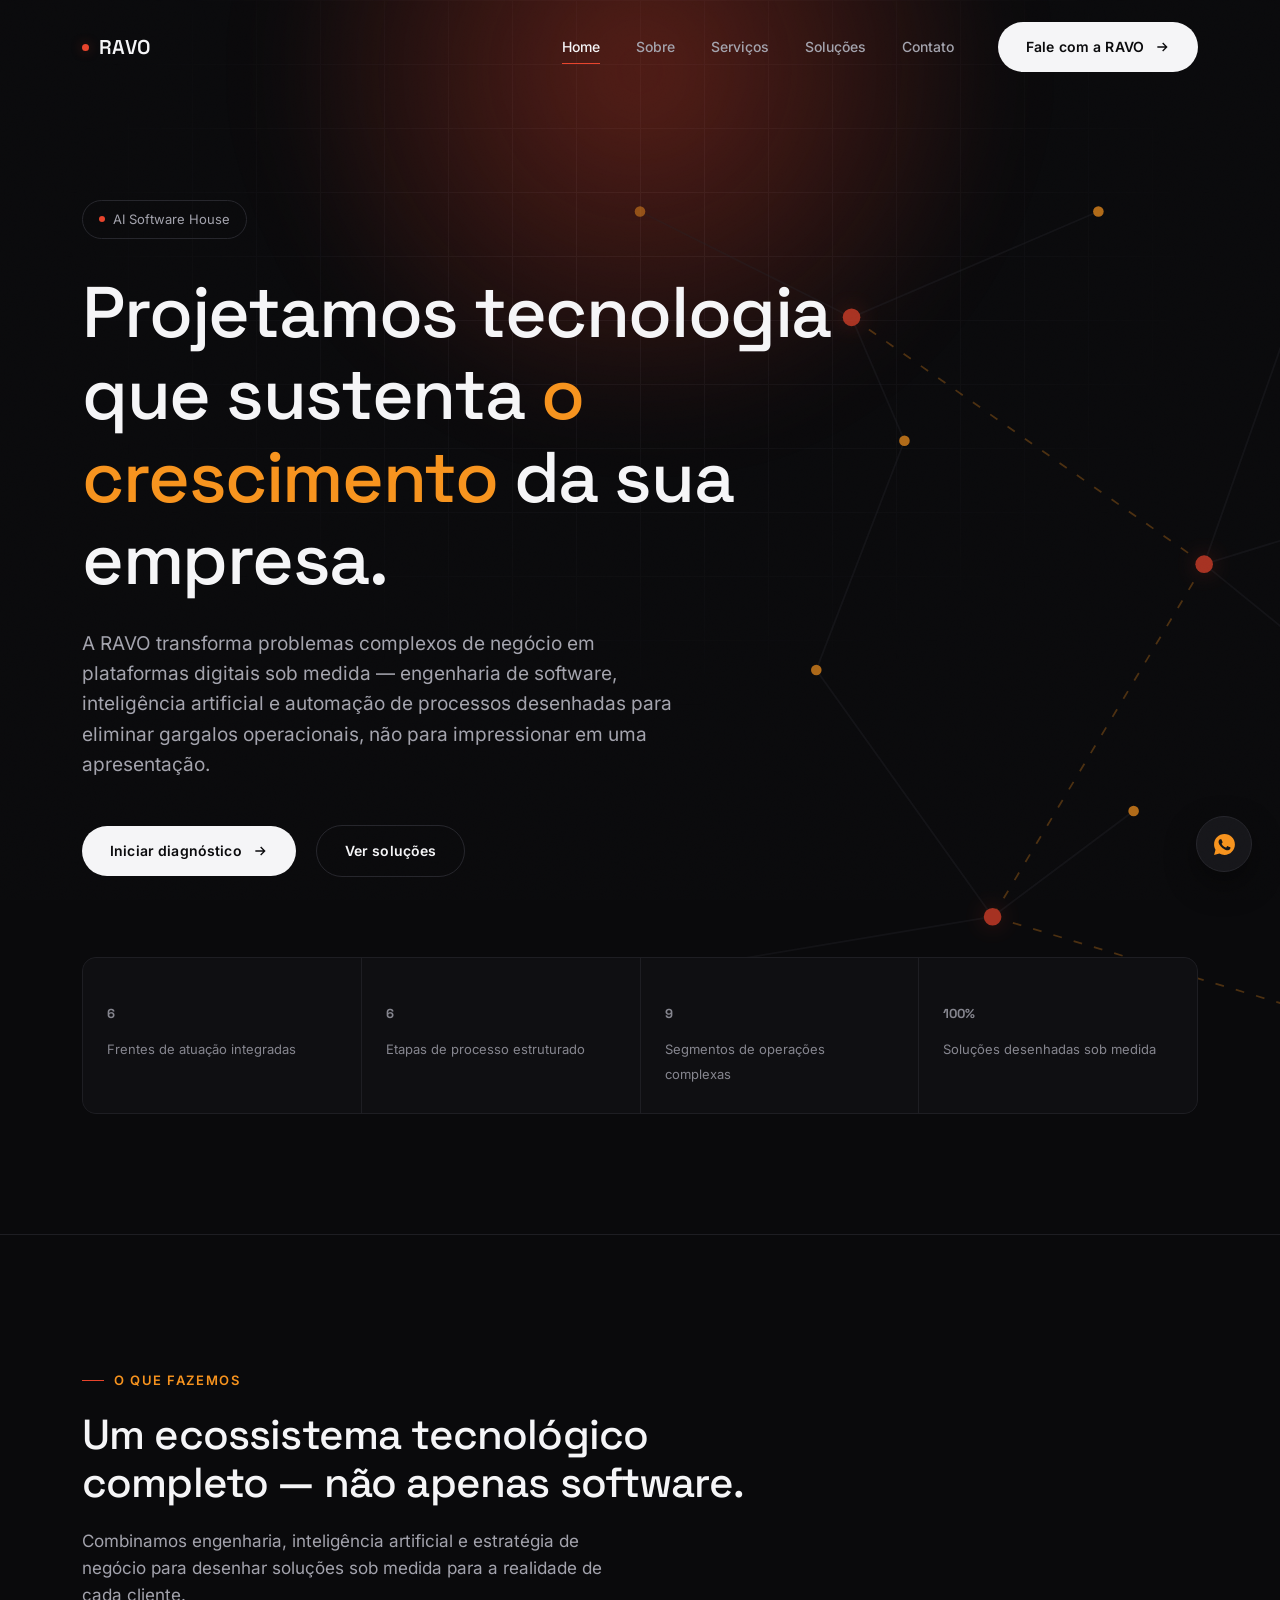
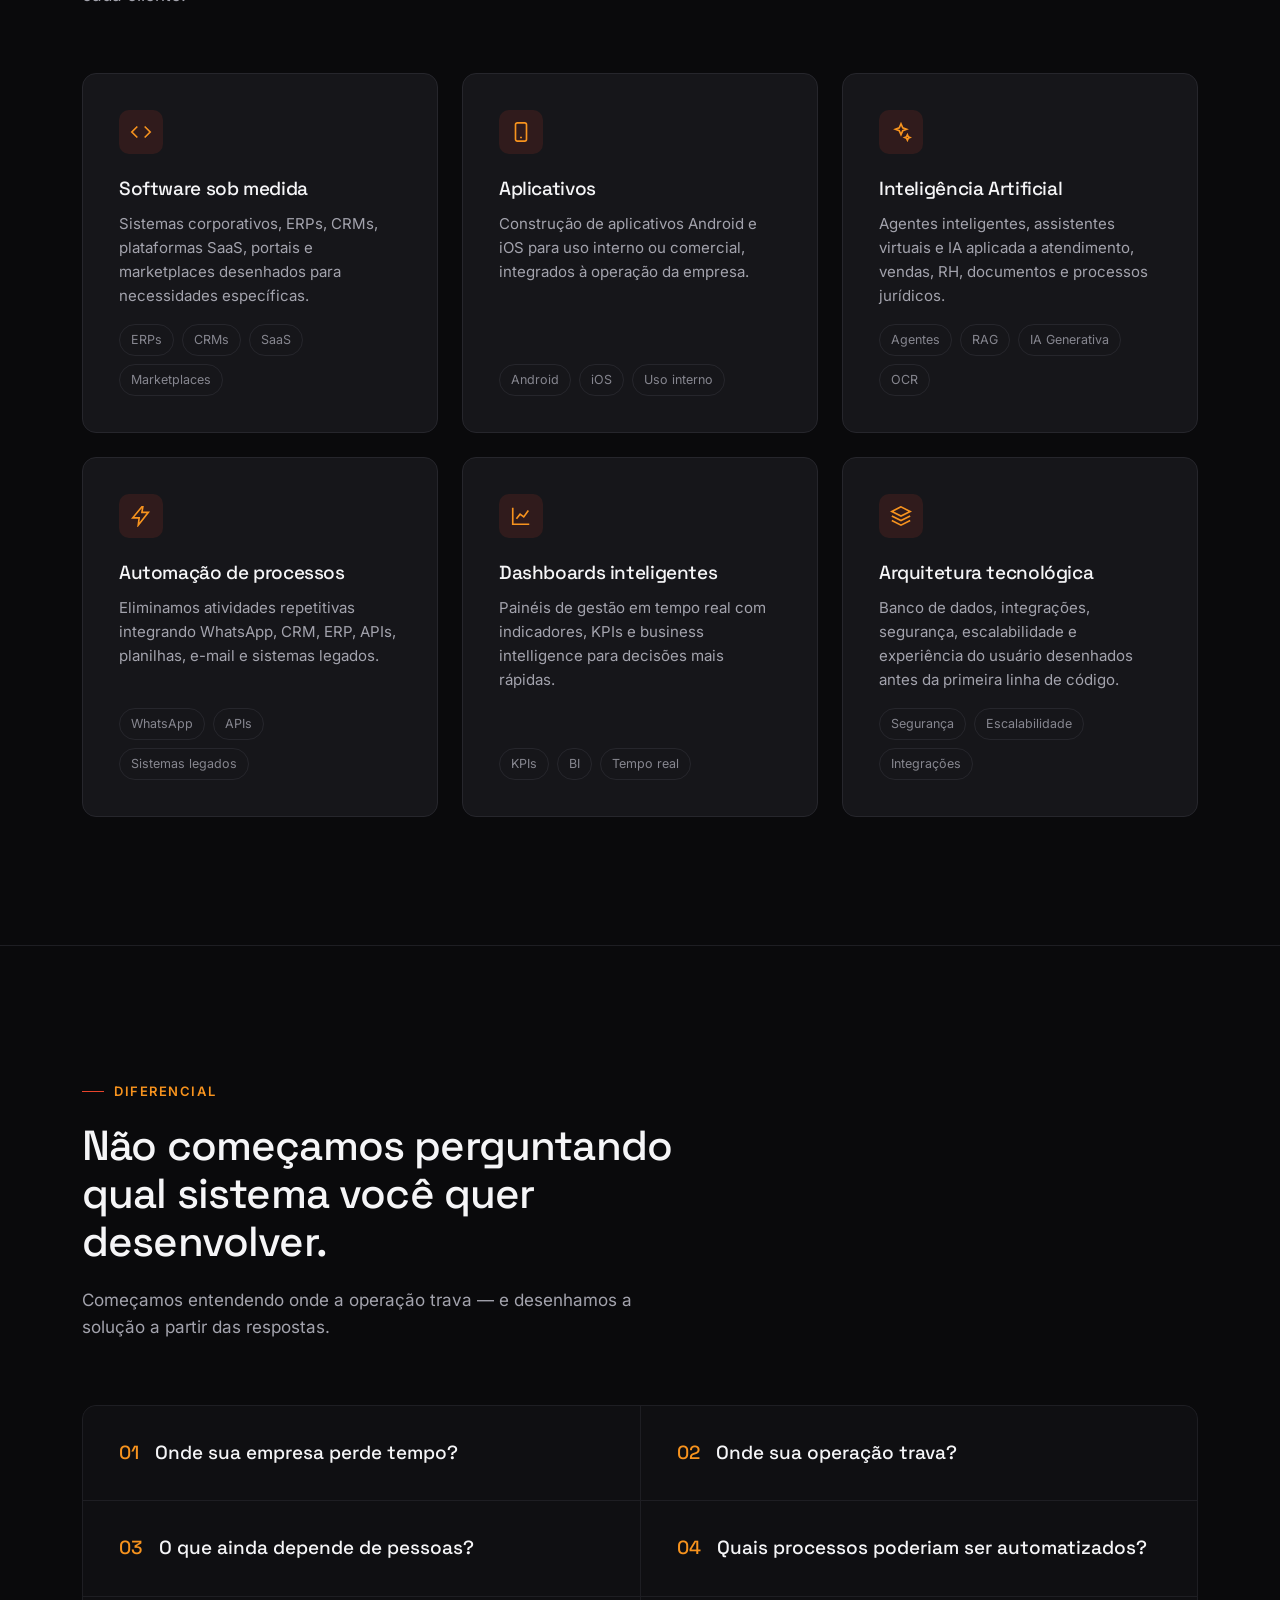
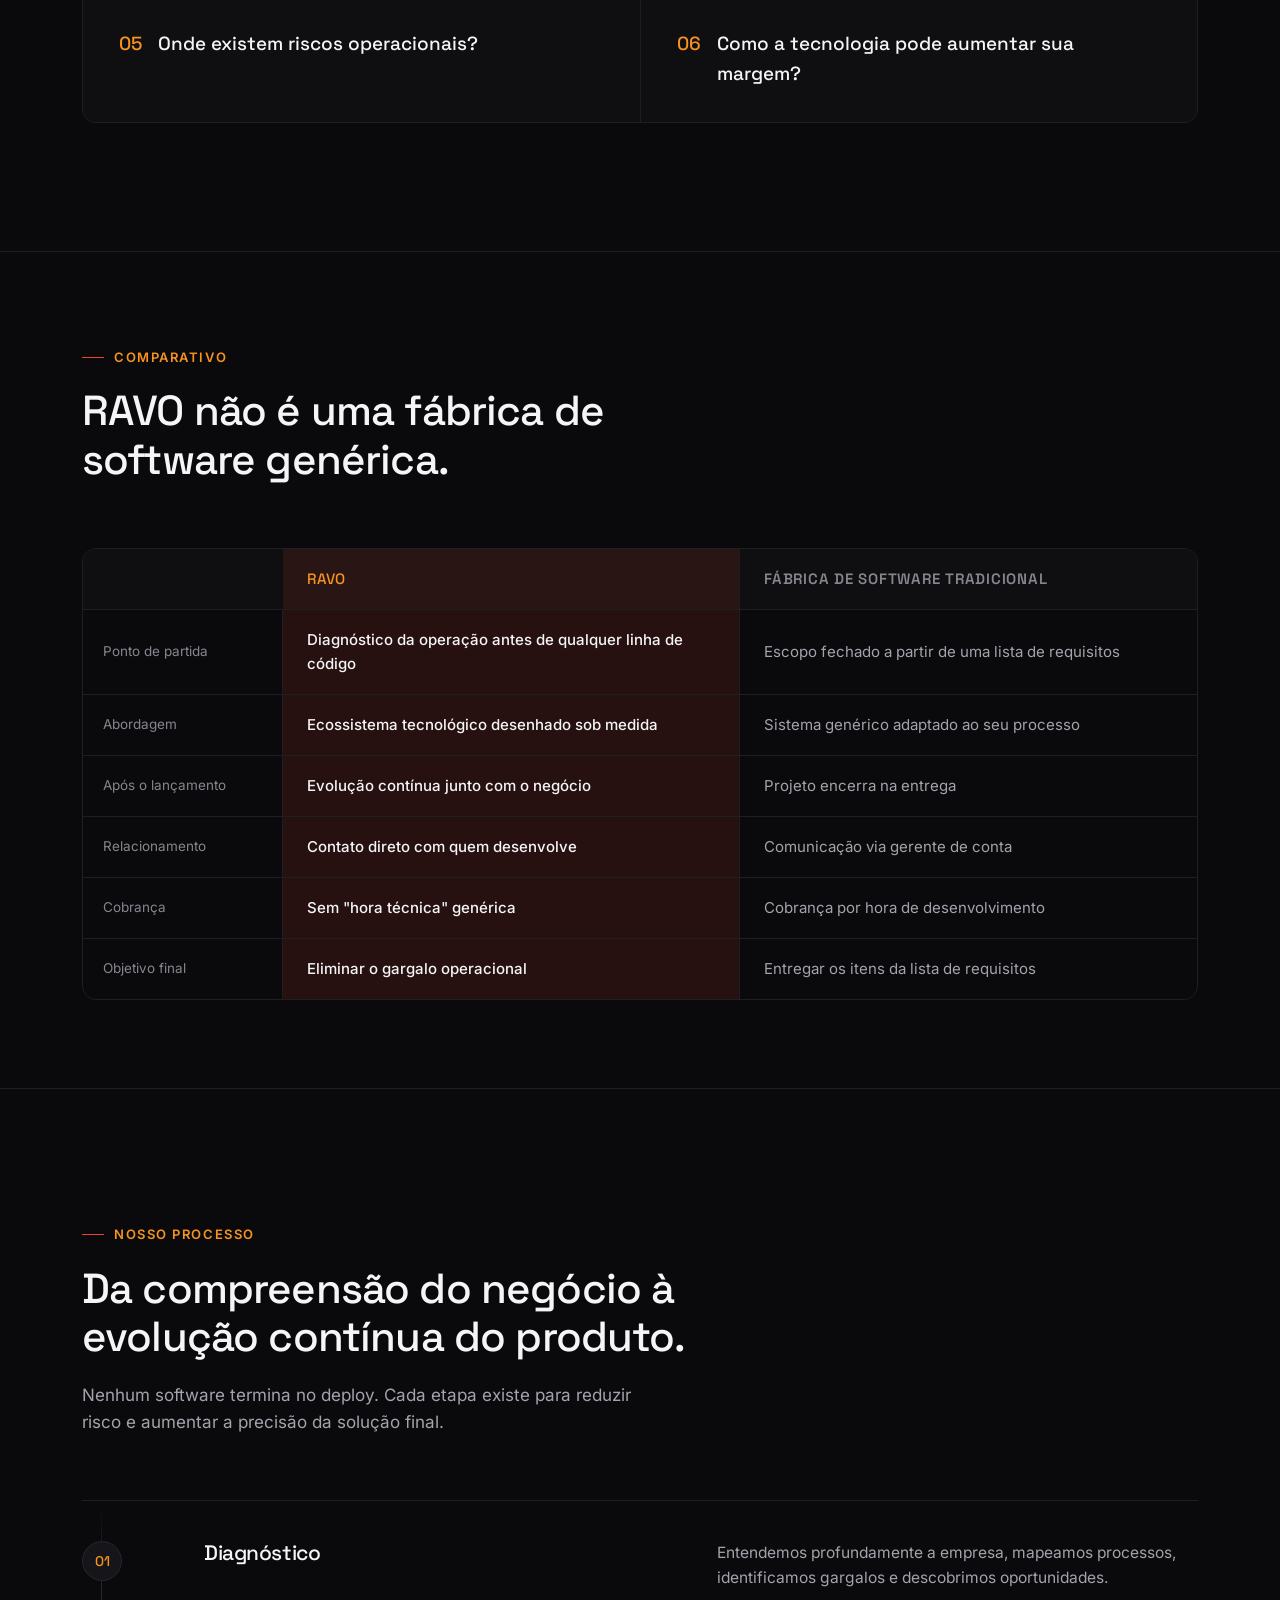
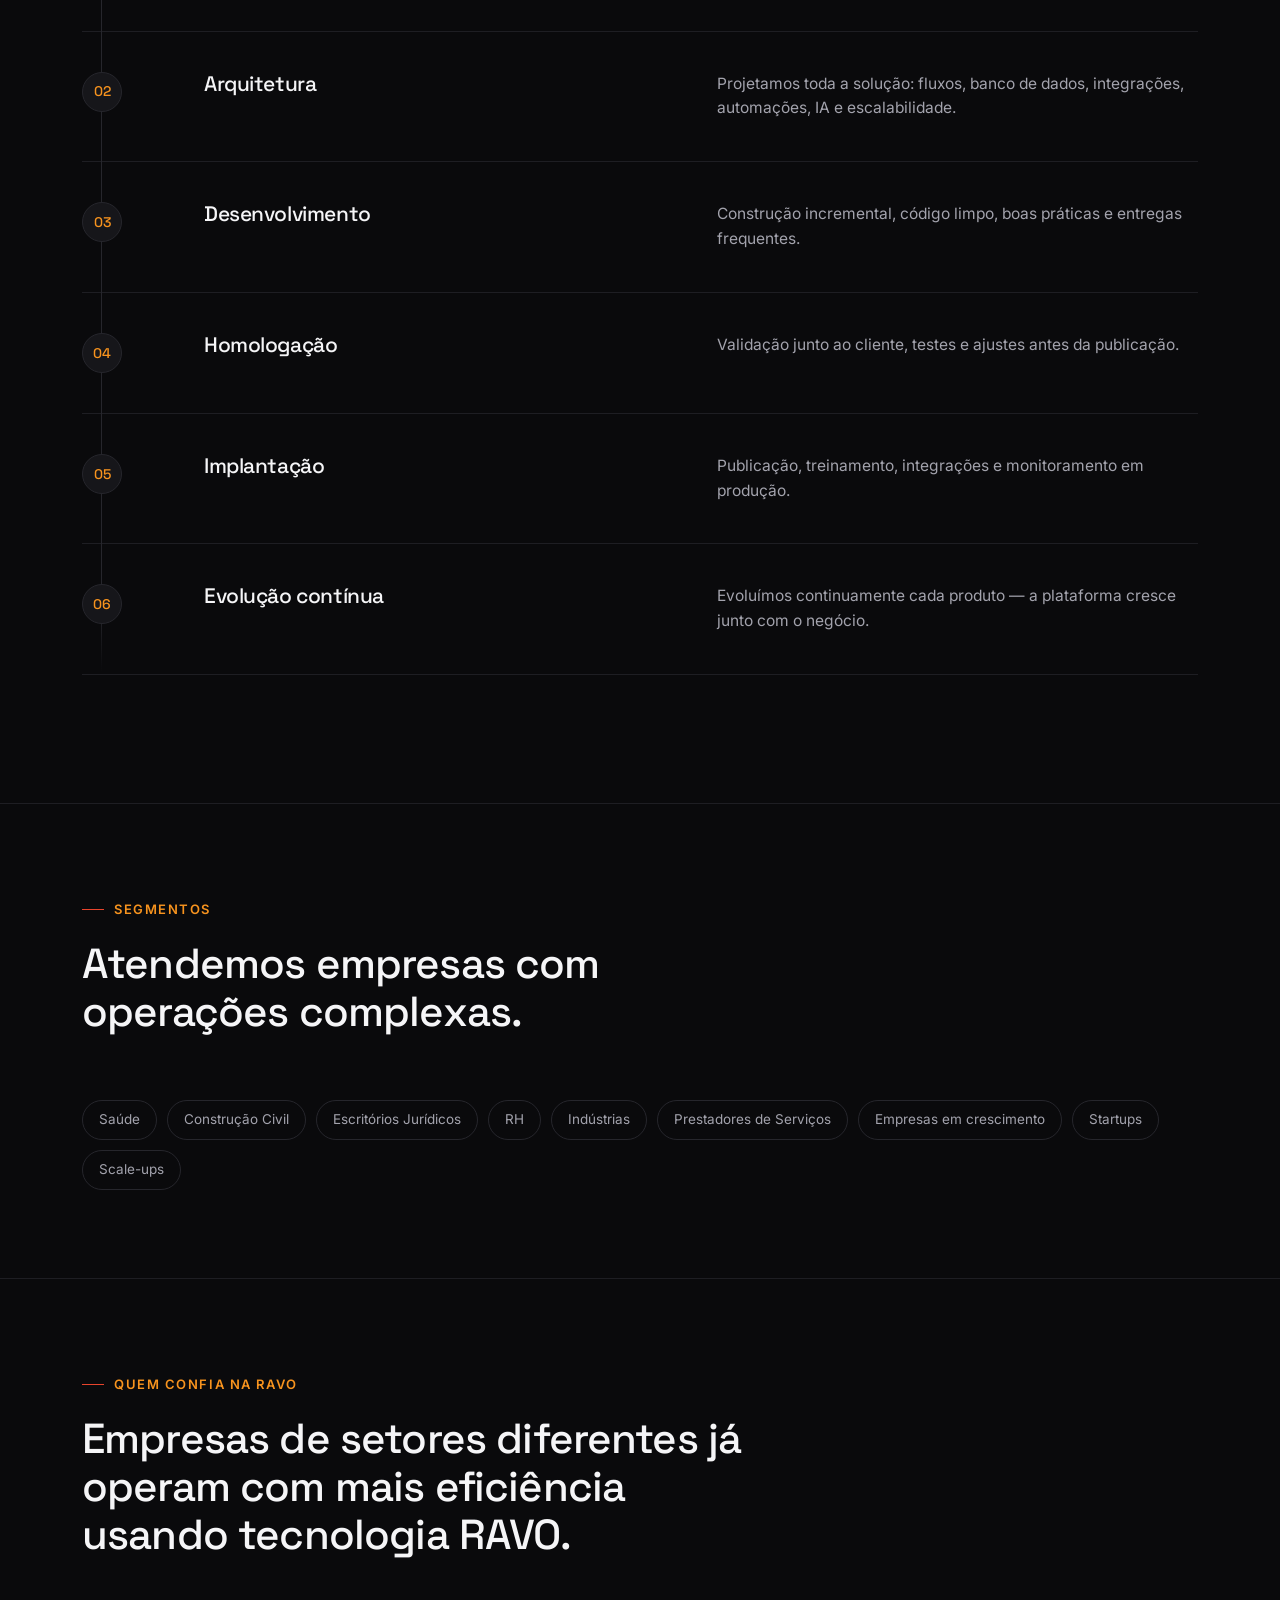
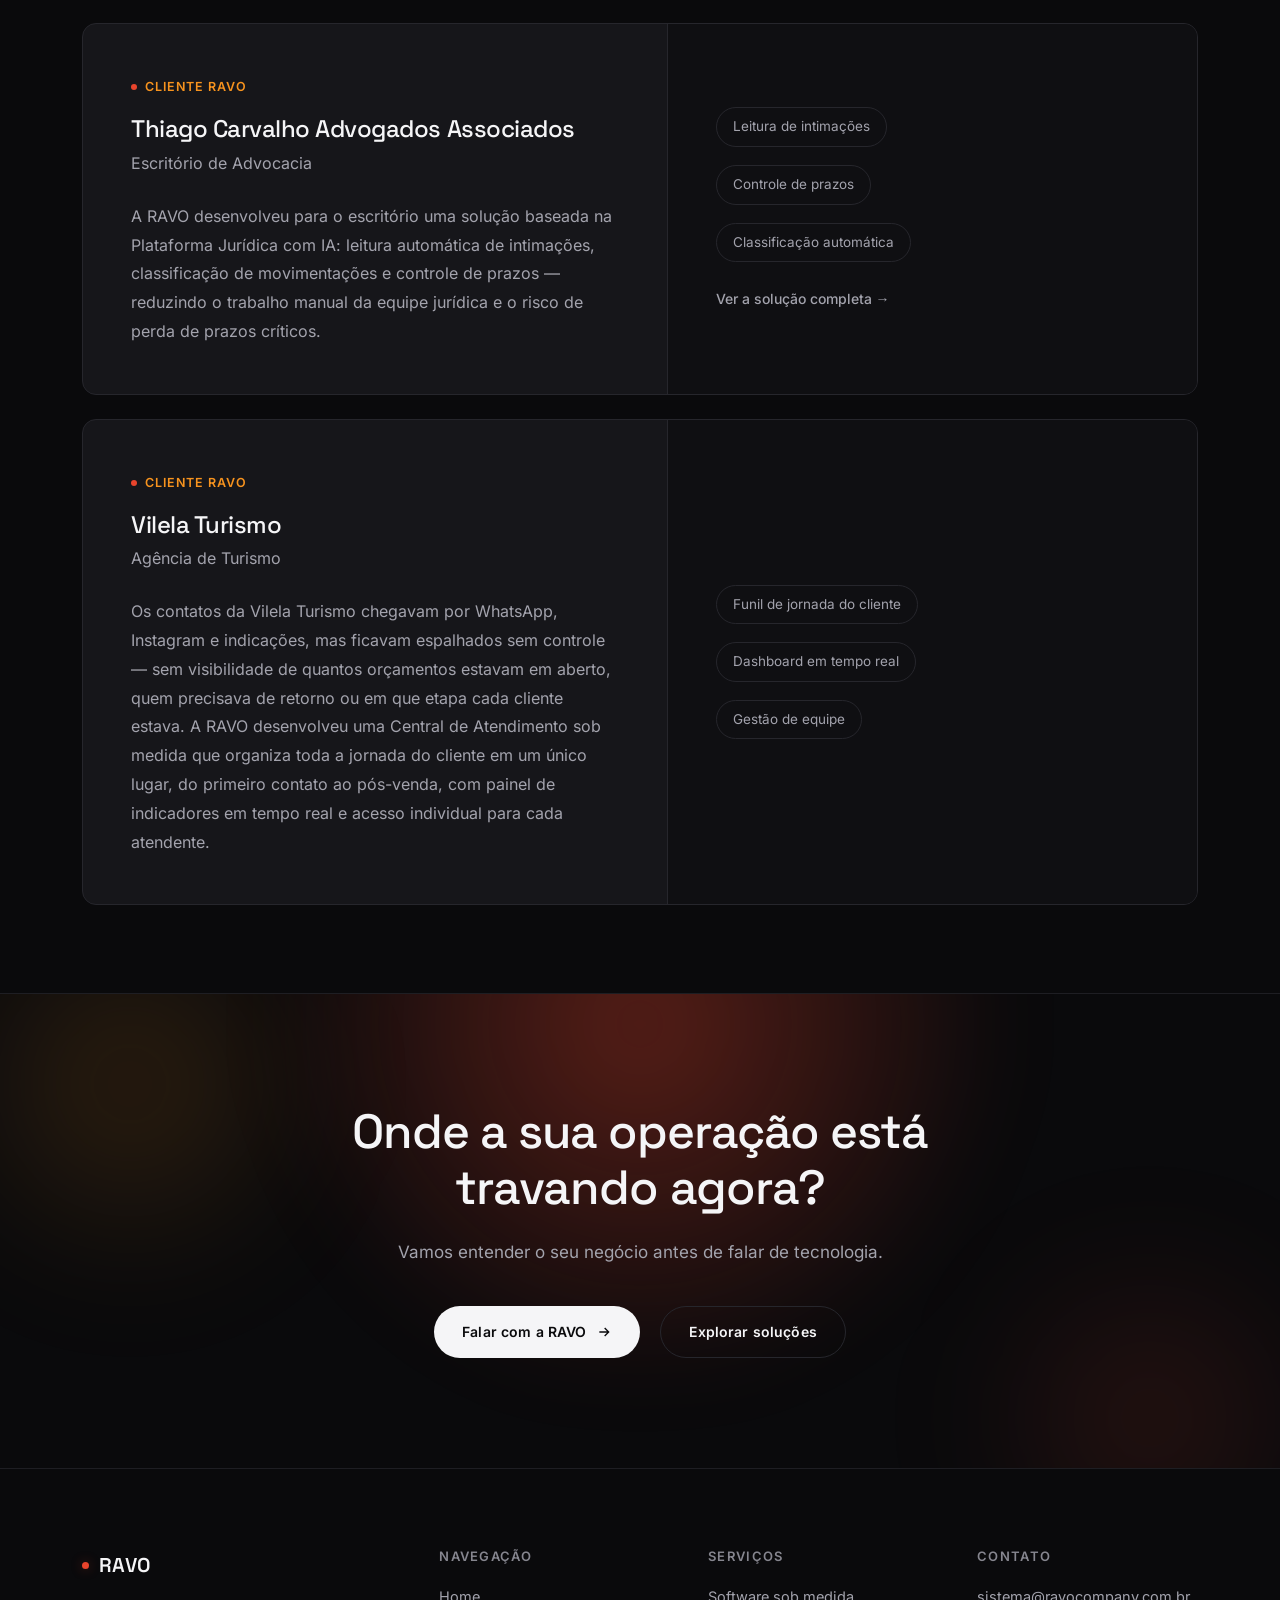
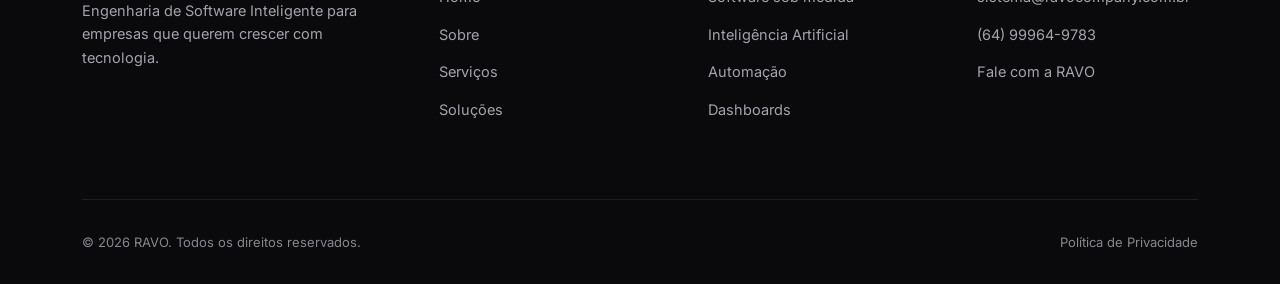
<file: index.html>
<!DOCTYPE html>
<html lang="pt-BR">
<head>
<meta charset="UTF-8">
<meta name="viewport" content="width=device-width, initial-scale=1.0">
<meta name="view-transition" content="same-origin">
<title>RAVO — Engenharia de Software Inteligente</title>
<meta name="description" content="A RAVO é uma AI Software House que projeta, desenvolve e evolui plataformas digitais que aumentam produtividade, automatizam processos e geram vantagem competitiva.">
<link rel="canonical" href="https://ravocompany.com.br/">
<link rel="icon" type="image/svg+xml" href="assets/images/favicon.svg">
<link rel="alternate icon" href="assets/images/favicon.ico">
<link rel="apple-touch-icon" href="assets/images/apple-touch-icon.png">
<link rel="manifest" href="site.webmanifest">
<meta name="theme-color" content="#E8442C">
<meta property="og:type" content="website">
<meta property="og:site_name" content="RAVO">
<meta property="og:url" content="https://ravocompany.com.br/">
<meta property="og:title" content="RAVO — Engenharia de Software Inteligente">
<meta property="og:description" content="A RAVO é uma AI Software House que projeta, desenvolve e evolui plataformas digitais que aumentam produtividade, automatizam processos e geram vantagem competitiva.">
<meta property="og:image" content="https://ravocompany.com.br/assets/images/og-image.png">
<meta property="og:image:width" content="1200">
<meta property="og:image:height" content="630">
<meta name="twitter:card" content="summary_large_image">
<meta name="twitter:title" content="RAVO — Engenharia de Software Inteligente">
<meta name="twitter:description" content="A RAVO é uma AI Software House que projeta, desenvolve e evolui plataformas digitais que aumentam produtividade, automatizam processos e geram vantagem competitiva.">
<meta name="twitter:image" content="https://ravocompany.com.br/assets/images/og-image.png">
<link rel="stylesheet" href="assets/css/styles.min.css">
<script type="application/ld+json">
{
  "@context": "https://schema.org",
  "@type": "Organization",
  "name": "RAVO",
  "url": "https://ravocompany.com.br/",
  "logo": "https://ravocompany.com.br/assets/images/favicon.svg",
  "description": "A RAVO é uma AI Software House que projeta, desenvolve e evolui plataformas digitais que aumentam produtividade, automatizam processos e geram vantagem competitiva.",
  "email": "sistema@ravocompany.com.br",
  "telephone": "+55-64-99964-9783",
  "areaServed": "BR"
}
</script>
</head>
<body>

<a href="#main-content" class="skip-link">Pular para o conteúdo</a>
<div class="grain" aria-hidden="true"></div>

<!-- ===== HEADER ===== -->
<header class="header">
  <div class="container">
    <a href="index.html" class="logo"><span class="dot"></span>RAVO</a>
    <nav class="nav-desktop">
      <div class="nav-links">
        <a href="index.html">Home</a>
        <a href="sobre.html">Sobre</a>
        <a href="servicos.html">Serviços</a>
        <a href="solucoes.html">Soluções</a>
        <a href="contato.html">Contato</a>
      </div>
      <a href="contato.html" class="btn btn-primary">Fale com a RAVO
        <svg viewBox="0 0 24 24" fill="none" stroke="currentColor" stroke-width="2"><path d="M5 12h14M13 6l6 6-6 6"/></svg>
      </a>
    </nav>
    <button class="nav-toggle" id="nav-toggle" aria-label="Abrir menu" aria-expanded="false" aria-controls="nav-mobile-menu"><span></span><span></span><span></span></button>
  </div>
</header>

<!-- ===== MOBILE NAV ===== -->
<nav class="nav-mobile" id="nav-mobile-menu" aria-label="Menu mobile">
  <a href="index.html">Home</a>
  <a href="sobre.html">Sobre</a>
  <a href="servicos.html">Serviços</a>
  <a href="solucoes.html">Soluções</a>
  <a href="contato.html">Contato</a>
  <a href="contato.html" class="btn btn-primary">Fale com a RAVO</a>
</nav>

<!-- ===== HERO ===== -->
<section class="hero" id="main-content">
  <div class="hero-grid"></div>
  <div class="hero-glow"></div>
  <svg class="hero-network" viewBox="0 0 1000 700" preserveAspectRatio="xMidYMid slice" aria-hidden="true">
    <g class="links">
      <line class="link" x1="620" y1="180" x2="500" y2="120"/>
      <line class="link" x1="620" y1="180" x2="760" y2="120"/>
      <line class="link" x1="620" y1="180" x2="650" y2="250"/>
      <line class="link-flow" x1="620" y1="180" x2="820" y2="320"/>
      <line class="link" x1="820" y1="320" x2="880" y2="150"/>
      <line class="link" x1="820" y1="320" x2="950" y2="280"/>
      <line class="link-flow" x1="820" y1="320" x2="700" y2="520"/>
      <line class="link" x1="700" y1="520" x2="600" y2="380"/>
      <line class="link" x1="700" y1="520" x2="780" y2="460"/>
      <line class="link" x1="700" y1="520" x2="520" y2="550"/>
      <line class="link-flow" x1="700" y1="520" x2="900" y2="580"/>
      <line class="link" x1="820" y1="320" x2="980" y2="450"/>
      <line class="link" x1="650" y1="250" x2="600" y2="380"/>
    </g>
    <g class="nodes">
      <circle class="node" cx="500" cy="120" r="3" style="animation-delay:.2s"/>
      <circle class="node" cx="880" cy="150" r="3" style="animation-delay:.9s"/>
      <circle class="node" cx="950" cy="280" r="3" style="animation-delay:1.6s"/>
      <circle class="node" cx="600" cy="380" r="3" style="animation-delay:.5s"/>
      <circle class="node" cx="780" cy="460" r="3" style="animation-delay:1.2s"/>
      <circle class="node" cx="520" cy="550" r="3" style="animation-delay:2s"/>
      <circle class="node" cx="900" cy="580" r="3" style="animation-delay:.7s"/>
      <circle class="node" cx="650" cy="250" r="3" style="animation-delay:1.8s"/>
      <circle class="node" cx="760" cy="120" r="3" style="animation-delay:1.1s"/>
      <circle class="node" cx="980" cy="450" r="3" style="animation-delay:.3s"/>
      <circle class="hub" cx="620" cy="180" r="5"/>
      <circle class="hub" cx="820" cy="320" r="5" style="animation-delay:1s"/>
      <circle class="hub" cx="700" cy="520" r="5" style="animation-delay:2s"/>
    </g>
  </svg>
  <div class="container">
    <div class="hero-content">
      <div class="hero-badge"><span class="dot"></span>AI Software House</div>
      <h1 class="reveal is-visible">Projetamos tecnologia que sustenta <em>o crescimento</em> da sua empresa.</h1>
      <p class="hero-lede reveal is-visible">A RAVO transforma problemas complexos de negócio em plataformas digitais sob medida — engenharia de software, inteligência artificial e automação de processos desenhadas para eliminar gargalos operacionais, não para impressionar em uma apresentação.</p>
      <div class="hero-actions reveal is-visible">
        <a href="contato.html" class="btn btn-primary">Iniciar diagnóstico
          <svg viewBox="0 0 24 24" fill="none" stroke="currentColor" stroke-width="2"><path d="M5 12h14M13 6l6 6-6 6"/></svg>
        </a>
        <a href="solucoes.html" class="btn btn-outline">Ver soluções</a>
      </div>
    </div>

    <div class="hero-stats reveal">
      <div class="hero-stat">
        <strong><span data-count="6" data-suffix="">0</span></strong>
        <span>Frentes de atuação integradas</span>
      </div>
      <div class="hero-stat">
        <strong><span data-count="6" data-suffix="">0</span></strong>
        <span>Etapas de processo estruturado</span>
      </div>
      <div class="hero-stat">
        <strong><span data-count="9" data-suffix="">0</span></strong>
        <span>Segmentos de operações complexas</span>
      </div>
      <div class="hero-stat">
        <strong><span data-count="100" data-suffix="%">0%</span></strong>
        <span>Soluções desenhadas sob medida</span>
      </div>
    </div>
  </div>
</section>

<!-- ===== O QUE FAZEMOS ===== -->
<section class="section" id="o-que-fazemos">
  <div class="container">
    <div class="section-head reveal">
      <div class="section-label">O que fazemos</div>
      <h2>Um ecossistema tecnológico completo — não apenas software.</h2>
      <p>Combinamos engenharia, inteligência artificial e estratégia de negócio para desenhar soluções sob medida para a realidade de cada cliente.</p>
    </div>

    <div class="grid grid-3">
      <div class="card reveal">
        <div class="card-icon">
          <svg viewBox="0 0 24 24" fill="none" stroke="currentColor" stroke-width="1.8"><path d="M16 18l6-6-6-6M8 6l-6 6 6 6"/></svg>
        </div>
        <h3>Software sob medida</h3>
        <p>Sistemas corporativos, ERPs, CRMs, plataformas SaaS, portais e marketplaces desenhados para necessidades específicas.</p>
        <ul><li>ERPs</li><li>CRMs</li><li>SaaS</li><li>Marketplaces</li></ul>
      </div>

      <div class="card reveal">
        <div class="card-icon">
          <svg viewBox="0 0 24 24" fill="none" stroke="currentColor" stroke-width="1.8"><rect x="6" y="2" width="12" height="20" rx="2"/><path d="M11 18h2"/></svg>
        </div>
        <h3>Aplicativos</h3>
        <p>Construção de aplicativos Android e iOS para uso interno ou comercial, integrados à operação da empresa.</p>
        <ul><li>Android</li><li>iOS</li><li>Uso interno</li></ul>
      </div>

      <div class="card reveal">
        <div class="card-icon">
          <svg viewBox="0 0 24 24" fill="none" stroke="currentColor" stroke-width="1.8"><path d="M12 3l1.9 4.5L18 9l-4.1 1.5L12 15l-1.9-4.5L6 9l4.1-1.5L12 3z"/><path d="M19 15l.9 2.1L22 18l-2.1.9L19 21l-.9-2.1L16 18l2.1-.9L19 15z"/></svg>
        </div>
        <h3>Inteligência Artificial</h3>
        <p>Agentes inteligentes, assistentes virtuais e IA aplicada a atendimento, vendas, RH, documentos e processos jurídicos.</p>
        <ul><li>Agentes</li><li>RAG</li><li>IA Generativa</li><li>OCR</li></ul>
      </div>

      <div class="card reveal">
        <div class="card-icon">
          <svg viewBox="0 0 24 24" fill="none" stroke="currentColor" stroke-width="1.8"><path d="M13 2L3 14h7l-1 8 11-14h-7l1-6z"/></svg>
        </div>
        <h3>Automação de processos</h3>
        <p>Eliminamos atividades repetitivas integrando WhatsApp, CRM, ERP, APIs, planilhas, e-mail e sistemas legados.</p>
        <ul><li>WhatsApp</li><li>APIs</li><li>Sistemas legados</li></ul>
      </div>

      <div class="card reveal">
        <div class="card-icon">
          <svg viewBox="0 0 24 24" fill="none" stroke="currentColor" stroke-width="1.8"><path d="M3 3v18h18"/><path d="M7 15l4-5 4 3 5-7"/></svg>
        </div>
        <h3>Dashboards inteligentes</h3>
        <p>Painéis de gestão em tempo real com indicadores, KPIs e business intelligence para decisões mais rápidas.</p>
        <ul><li>KPIs</li><li>BI</li><li>Tempo real</li></ul>
      </div>

      <div class="card reveal">
        <div class="card-icon">
          <svg viewBox="0 0 24 24" fill="none" stroke="currentColor" stroke-width="1.8"><path d="M12 2L2 7l10 5 10-5-10-5z"/><path d="M2 17l10 5 10-5"/><path d="M2 12l10 5 10-5"/></svg>
        </div>
        <h3>Arquitetura tecnológica</h3>
        <p>Banco de dados, integrações, segurança, escalabilidade e experiência do usuário desenhados antes da primeira linha de código.</p>
        <ul><li>Segurança</li><li>Escalabilidade</li><li>Integrações</li></ul>
      </div>
    </div>
  </div>
</section>

<!-- ===== DIFERENCIAL ===== -->
<section class="section" id="diferencial">
  <div class="container">
    <div class="section-head reveal">
      <div class="section-label">Diferencial</div>
      <h2>Não começamos perguntando qual sistema você quer desenvolver.</h2>
      <p>Começamos entendendo onde a operação trava — e desenhamos a solução a partir das respostas.</p>
    </div>

    <div class="questions reveal">
      <div class="question"><span>01</span>Onde sua empresa perde tempo?</div>
      <div class="question"><span>02</span>Onde sua operação trava?</div>
      <div class="question"><span>03</span>O que ainda depende de pessoas?</div>
      <div class="question"><span>04</span>Quais processos poderiam ser automatizados?</div>
      <div class="question"><span>05</span>Onde existem riscos operacionais?</div>
      <div class="question"><span>06</span>Como a tecnologia pode aumentar sua margem?</div>
    </div>
  </div>
</section>

<!-- ===== COMPARATIVO ===== -->
<section class="section section--tight" id="comparativo">
  <div class="container">
    <div class="section-head reveal">
      <div class="section-label">Comparativo</div>
      <h2>RAVO não é uma fábrica de software genérica.</h2>
    </div>
    <div class="compare-table reveal">
      <div class="compare-row compare-row--head">
        <span></span>
        <span class="compare-col-ravo">RAVO</span>
        <span class="compare-col-other">Fábrica de software tradicional</span>
      </div>
      <div class="compare-row">
        <span class="compare-aspect">Ponto de partida</span>
        <span class="compare-col-ravo">Diagnóstico da operação antes de qualquer linha de código</span>
        <span class="compare-col-other">Escopo fechado a partir de uma lista de requisitos</span>
      </div>
      <div class="compare-row">
        <span class="compare-aspect">Abordagem</span>
        <span class="compare-col-ravo">Ecossistema tecnológico desenhado sob medida</span>
        <span class="compare-col-other">Sistema genérico adaptado ao seu processo</span>
      </div>
      <div class="compare-row">
        <span class="compare-aspect">Após o lançamento</span>
        <span class="compare-col-ravo">Evolução contínua junto com o negócio</span>
        <span class="compare-col-other">Projeto encerra na entrega</span>
      </div>
      <div class="compare-row">
        <span class="compare-aspect">Relacionamento</span>
        <span class="compare-col-ravo">Contato direto com quem desenvolve</span>
        <span class="compare-col-other">Comunicação via gerente de conta</span>
      </div>
      <div class="compare-row">
        <span class="compare-aspect">Cobrança</span>
        <span class="compare-col-ravo">Sem "hora técnica" genérica</span>
        <span class="compare-col-other">Cobrança por hora de desenvolvimento</span>
      </div>
      <div class="compare-row">
        <span class="compare-aspect">Objetivo final</span>
        <span class="compare-col-ravo">Eliminar o gargalo operacional</span>
        <span class="compare-col-other">Entregar os itens da lista de requisitos</span>
      </div>
    </div>
  </div>
</section>

<!-- ===== PROCESSO ===== -->
<section class="section" id="processo">
  <div class="container">
    <div class="section-head reveal">
      <div class="section-label">Nosso processo</div>
      <h2>Da compreensão do negócio à evolução contínua do produto.</h2>
      <p>Nenhum software termina no deploy. Cada etapa existe para reduzir risco e aumentar a precisão da solução final.</p>
    </div>

    <div class="rows reveal">
      <div class="row">
        <div class="row-index">01</div>
        <h3>Diagnóstico</h3>
        <p>Entendemos profundamente a empresa, mapeamos processos, identificamos gargalos e descobrimos oportunidades.</p>
      </div>
      <div class="row">
        <div class="row-index">02</div>
        <h3>Arquitetura</h3>
        <p>Projetamos toda a solução: fluxos, banco de dados, integrações, automações, IA e escalabilidade.</p>
      </div>
      <div class="row">
        <div class="row-index">03</div>
        <h3>Desenvolvimento</h3>
        <p>Construção incremental, código limpo, boas práticas e entregas frequentes.</p>
      </div>
      <div class="row">
        <div class="row-index">04</div>
        <h3>Homologação</h3>
        <p>Validação junto ao cliente, testes e ajustes antes da publicação.</p>
      </div>
      <div class="row">
        <div class="row-index">05</div>
        <h3>Implantação</h3>
        <p>Publicação, treinamento, integrações e monitoramento em produção.</p>
      </div>
      <div class="row">
        <div class="row-index">06</div>
        <h3>Evolução contínua</h3>
        <p>Evoluímos continuamente cada produto — a plataforma cresce junto com o negócio.</p>
      </div>
    </div>
  </div>
</section>

<!-- ===== SEGMENTOS ===== -->
<section class="section section--tight" id="segmentos">
  <div class="container">
    <div class="section-head reveal">
      <div class="section-label">Segmentos</div>
      <h2>Atendemos empresas com operações complexas.</h2>
    </div>
    <div class="pill-group reveal">
      <span class="pill">Saúde</span>
      <span class="pill">Construção Civil</span>
      <span class="pill">Escritórios Jurídicos</span>
      <span class="pill">RH</span>
      <span class="pill">Indústrias</span>
      <span class="pill">Prestadores de Serviços</span>
      <span class="pill">Empresas em crescimento</span>
      <span class="pill">Startups</span>
      <span class="pill">Scale-ups</span>
    </div>
  </div>
</section>

<!-- ===== PROVA SOCIAL ===== -->
<section class="section section--tight" id="clientes">
  <div class="container">
    <div class="section-head reveal">
      <div class="section-label">Quem confia na RAVO</div>
      <h2>Empresas de setores diferentes já operam com mais eficiência usando tecnologia RAVO.</h2>
    </div>

    <div class="client-card reveal">
      <div class="client-card-main">
        <div class="client-tag"><span class="dot" style="width:6px;height:6px;border-radius:50%;background:var(--accent);display:inline-block;"></span>Cliente RAVO</div>
        <h3 class="client-name">Thiago Carvalho Advogados Associados</h3>
        <p class="client-segment">Escritório de Advocacia</p>
        <p>A RAVO desenvolveu para o escritório uma solução baseada na Plataforma Jurídica com IA: leitura automática de intimações, classificação de movimentações e controle de prazos — reduzindo o trabalho manual da equipe jurídica e o risco de perda de prazos críticos.</p>
      </div>
      <div class="client-card-aside">
        <span class="pill">Leitura de intimações</span>
        <span class="pill">Controle de prazos</span>
        <span class="pill">Classificação automática</span>
        <a href="solucoes.html#juridica" class="btn-ghost" style="margin-top:8px;">Ver a solução completa →</a>
      </div>
    </div>

    <div class="client-card reveal" style="margin-top:24px;">
      <div class="client-card-main">
        <div class="client-tag"><span class="dot" style="width:6px;height:6px;border-radius:50%;background:var(--accent);display:inline-block;"></span>Cliente RAVO</div>
        <h3 class="client-name">Vilela Turismo</h3>
        <p class="client-segment">Agência de Turismo</p>
        <p>Os contatos da Vilela Turismo chegavam por WhatsApp, Instagram e indicações, mas ficavam espalhados sem controle — sem visibilidade de quantos orçamentos estavam em aberto, quem precisava de retorno ou em que etapa cada cliente estava. A RAVO desenvolveu uma Central de Atendimento sob medida que organiza toda a jornada do cliente em um único lugar, do primeiro contato ao pós-venda, com painel de indicadores em tempo real e acesso individual para cada atendente.</p>
      </div>
      <div class="client-card-aside">
        <span class="pill">Funil de jornada do cliente</span>
        <span class="pill">Dashboard em tempo real</span>
        <span class="pill">Gestão de equipe</span>
      </div>
    </div>
  </div>
</section>

<!-- ===== CTA ===== -->
<section class="cta-band section">
  <div class="hero-glow" style="top:-320px;"></div>
  <div class="container">
    <h2 class="reveal">Onde a sua operação está travando agora?</h2>
    <p class="reveal">Vamos entender o seu negócio antes de falar de tecnologia.</p>
    <div class="cta-actions reveal">
      <a href="contato.html" class="btn btn-primary">Falar com a RAVO
        <svg viewBox="0 0 24 24" fill="none" stroke="currentColor" stroke-width="2"><path d="M5 12h14M13 6l6 6-6 6"/></svg>
      </a>
      <a href="solucoes.html" class="btn btn-outline">Explorar soluções</a>
    </div>
  </div>
</section>

<!-- ===== FOOTER ===== -->
<footer class="footer">
  <div class="container">
    <div class="footer-top">
      <div class="footer-brand">
        <a href="index.html" class="logo"><span class="dot"></span>RAVO</a>
        <p>Engenharia de Software Inteligente para empresas que querem crescer com tecnologia.</p>
      </div>
      <div class="footer-col">
        <h4>Navegação</h4>
        <ul>
          <li><a href="index.html">Home</a></li>
          <li><a href="sobre.html">Sobre</a></li>
          <li><a href="servicos.html">Serviços</a></li>
          <li><a href="solucoes.html">Soluções</a></li>
        </ul>
      </div>
      <div class="footer-col">
        <h4>Serviços</h4>
        <ul>
          <li><a href="servicos.html#software">Software sob medida</a></li>
          <li><a href="servicos.html#ia">Inteligência Artificial</a></li>
          <li><a href="servicos.html#automacao">Automação</a></li>
          <li><a href="servicos.html#dashboards">Dashboards</a></li>
        </ul>
      </div>
      <div class="footer-col">
        <h4>Contato</h4>
        <ul>
          <li><a href="mailto:sistema@ravocompany.com.br">sistema@ravocompany.com.br</a></li>
          <li><a href="tel:+5564999649783">(64) 99964-9783</a></li>
          <li><a href="contato.html">Fale com a RAVO</a></li>
        </ul>
      </div>
    </div>
    <div class="footer-bottom">
      <span>© 2026 RAVO. Todos os direitos reservados.</span>
      <span><a href="privacidade.html" style="color:var(--text-faint);">Política de Privacidade</a></span>
    </div>
  </div>
</footer>

<a href="https://wa.me/5564999649783?text=Ol%C3%A1%2C%20vim%20pelo%20site%20da%20RAVO%20e%20gostaria%20de%20saber%20mais." class="whatsapp-float" target="_blank" rel="noopener" aria-label="Falar com a RAVO no WhatsApp">
  <svg viewBox="0 0 24 24" fill="currentColor" aria-hidden="true"><path d="M12.001 2C6.478 2 2 6.477 2 12c0 1.85.499 3.583 1.37 5.073L2 22l5.064-1.327A9.953 9.953 0 0012.001 22C17.524 22 22 17.523 22 12S17.524 2 12.001 2zm5.475 14.163c-.232.652-1.15 1.204-1.884 1.363-.501.106-1.155.19-3.359-.72-2.82-1.166-4.633-4.028-4.775-4.215-.137-.187-1.15-1.53-1.15-2.919 0-1.389.73-2.072.988-2.355.259-.283.564-.354.752-.354.187 0 .376.002.54.01.173.008.406-.066.635.484.232.56.79 1.933.86 2.074.07.14.117.304.023.49-.093.187-.14.303-.28.467-.14.164-.294.366-.42.492-.14.14-.286.293-.123.575.163.283.726 1.198 1.559 1.94 1.071.955 1.973 1.251 2.256 1.391.283.14.448.117.612-.07.164-.187.7-.815.887-1.095.187-.28.375-.234.632-.14.259.093 1.634.771 1.914.911.28.14.467.21.536.327.07.117.07.677-.163 1.329z"/></svg>
</a>

<script src="assets/js/script.min.js"></script>
</body>
</html>
</file>
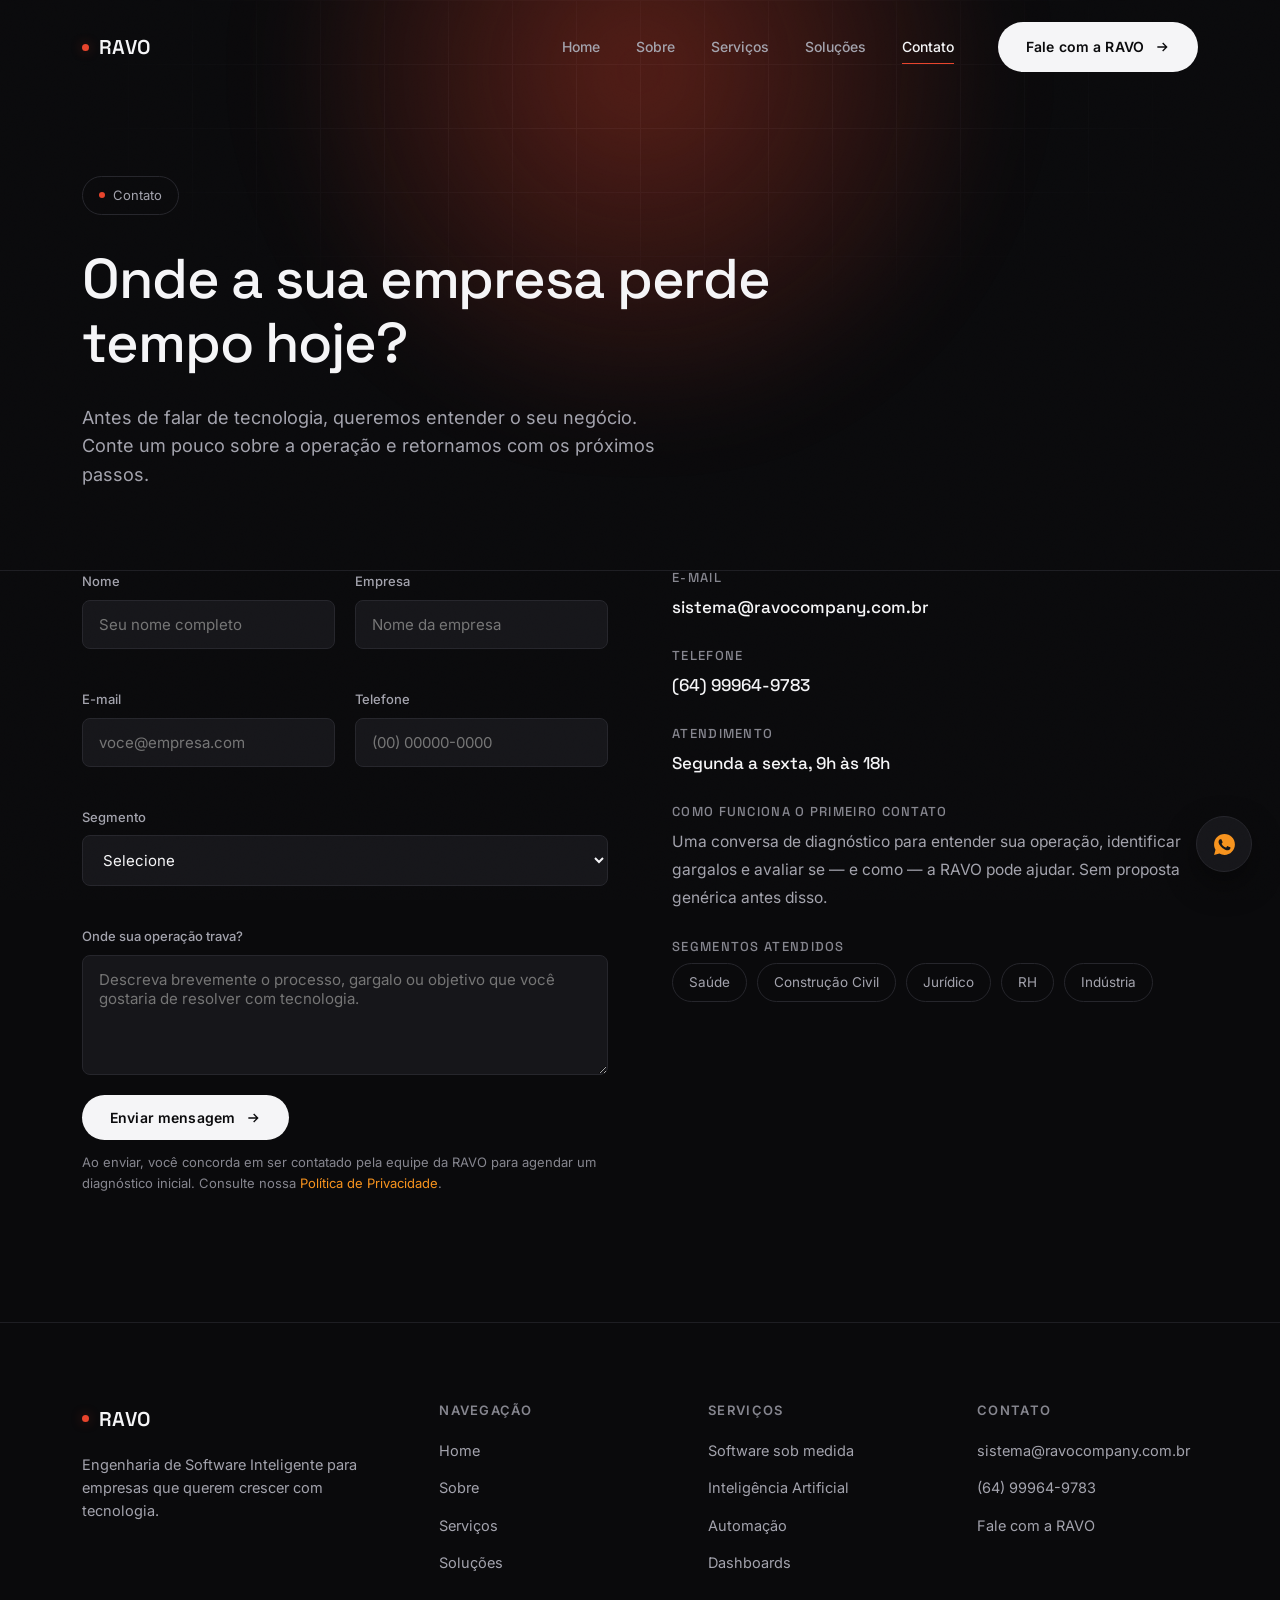
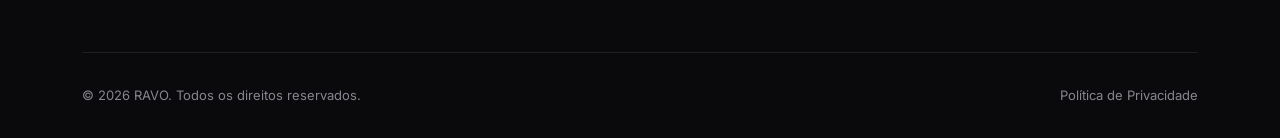
<file: contato.html>
<!DOCTYPE html>
<html lang="pt-BR">
<head>
<meta charset="UTF-8">
<meta name="viewport" content="width=device-width, initial-scale=1.0">
<meta name="view-transition" content="same-origin">
<title>Contato — RAVO</title>
<meta name="description" content="Fale com a RAVO. Vamos entender onde sua operação trava antes de falar de tecnologia.">
<link rel="canonical" href="https://ravocompany.com.br/contato.html">
<link rel="icon" type="image/svg+xml" href="assets/images/favicon.svg">
<link rel="alternate icon" href="assets/images/favicon.ico">
<link rel="apple-touch-icon" href="assets/images/apple-touch-icon.png">
<link rel="manifest" href="site.webmanifest">
<meta name="theme-color" content="#E8442C">
<meta property="og:type" content="website">
<meta property="og:site_name" content="RAVO">
<meta property="og:url" content="https://ravocompany.com.br/contato.html">
<meta property="og:title" content="Contato — RAVO">
<meta property="og:description" content="Fale com a RAVO. Vamos entender onde sua operação trava antes de falar de tecnologia.">
<meta property="og:image" content="https://ravocompany.com.br/assets/images/og-image.png">
<meta property="og:image:width" content="1200">
<meta property="og:image:height" content="630">
<meta name="twitter:card" content="summary_large_image">
<meta name="twitter:title" content="Contato — RAVO">
<meta name="twitter:description" content="Fale com a RAVO. Vamos entender onde sua operação trava antes de falar de tecnologia.">
<meta name="twitter:image" content="https://ravocompany.com.br/assets/images/og-image.png">
<link rel="stylesheet" href="assets/css/styles.min.css">
<script type="application/ld+json">
{
  "@context": "https://schema.org",
  "@type": "Organization",
  "name": "RAVO",
  "url": "https://ravocompany.com.br/",
  "logo": "https://ravocompany.com.br/assets/images/favicon.svg",
  "description": "A RAVO é uma AI Software House que projeta, desenvolve e evolui plataformas digitais que aumentam produtividade, automatizam processos e geram vantagem competitiva.",
  "email": "sistema@ravocompany.com.br",
  "telephone": "+55-64-99964-9783",
  "areaServed": "BR"
}
</script>
</head>
<body>

<a href="#main-content" class="skip-link">Pular para o conteúdo</a>
<div class="grain" aria-hidden="true"></div>

<header class="header">
  <div class="container">
    <a href="index.html" class="logo"><span class="dot"></span>RAVO</a>
    <nav class="nav-desktop">
      <div class="nav-links">
        <a href="index.html">Home</a>
        <a href="sobre.html">Sobre</a>
        <a href="servicos.html">Serviços</a>
        <a href="solucoes.html">Soluções</a>
        <a href="contato.html">Contato</a>
      </div>
      <a href="contato.html" class="btn btn-primary">Fale com a RAVO
        <svg viewBox="0 0 24 24" fill="none" stroke="currentColor" stroke-width="2"><path d="M5 12h14M13 6l6 6-6 6"/></svg>
      </a>
    </nav>
    <button class="nav-toggle" id="nav-toggle" aria-label="Abrir menu" aria-expanded="false" aria-controls="nav-mobile-menu"><span></span><span></span><span></span></button>
  </div>
</header>

<nav class="nav-mobile" id="nav-mobile-menu" aria-label="Menu mobile">
  <a href="index.html">Home</a>
  <a href="sobre.html">Sobre</a>
  <a href="servicos.html">Serviços</a>
  <a href="solucoes.html">Soluções</a>
  <a href="contato.html">Contato</a>
  <a href="contato.html" class="btn btn-primary">Fale com a RAVO</a>
</nav>

<!-- ===== PAGE HERO ===== -->
<section class="hero page-hero" id="main-content">
  <div class="hero-grid"></div>
  <div class="hero-glow"></div>
  <div class="container">
    <div class="hero-badge reveal is-visible"><span class="dot"></span>Contato</div>
    <h1 class="reveal is-visible">Onde a sua empresa perde tempo hoje?</h1>
    <p class="reveal is-visible">Antes de falar de tecnologia, queremos entender o seu negócio. Conte um pouco sobre a operação e retornamos com os próximos passos.</p>
  </div>
</section>

<!-- ===== FORM + INFO ===== -->
<section class="section" style="padding-top:0;">
  <div class="container">
    <div class="grid grid-2" style="align-items:start; gap:64px;">

      <form id="contact-form" class="reveal" action="https://formspree.io/f/SEU_FORM_ID" method="POST">
        <input type="hidden" name="_subject" value="Novo contato pelo site RAVO">
        <input type="text" name="_gotcha" style="display:none" tabindex="-1" autocomplete="off">
        <div class="form-grid">
          <div class="field">
            <label for="nome">Nome</label>
            <input type="text" id="nome" name="nome" placeholder="Seu nome completo" required>
          </div>
          <div class="field">
            <label for="empresa">Empresa</label>
            <input type="text" id="empresa" name="empresa" placeholder="Nome da empresa" required>
          </div>
          <div class="field">
            <label for="email">E-mail</label>
            <input type="email" id="email" name="email" placeholder="voce@empresa.com" required>
          </div>
          <div class="field">
            <label for="telefone">Telefone</label>
            <input type="tel" id="telefone" name="telefone" placeholder="(00) 00000-0000">
          </div>
          <div class="field full">
            <label for="segmento">Segmento</label>
            <select id="segmento" name="segmento">
              <option value="">Selecione</option>
              <option>Saúde</option>
              <option>Construção Civil</option>
              <option>Escritórios Jurídicos</option>
              <option>RH</option>
              <option>Indústrias</option>
              <option>Prestadores de Serviços</option>
              <option>Startup / Scale-up</option>
              <option>Outro</option>
            </select>
          </div>
          <div class="field full">
            <label for="mensagem">Onde sua operação trava?</label>
            <textarea id="mensagem" name="mensagem" placeholder="Descreva brevemente o processo, gargalo ou objetivo que você gostaria de resolver com tecnologia." required></textarea>
          </div>
        </div>
        <button type="submit" class="btn btn-primary">Enviar mensagem
          <svg viewBox="0 0 24 24" fill="none" stroke="currentColor" stroke-width="2"><path d="M5 12h14M13 6l6 6-6 6"/></svg>
        </button>
        <p id="form-status" class="form-note" role="status" aria-live="polite">Ao enviar, você concorda em ser contatado pela equipe da RAVO para agendar um diagnóstico inicial. Consulte nossa <a href="privacidade.html" style="color:var(--accent-2);">Política de Privacidade</a>.</p>
      </form>

      <div class="contact-info reveal">
        <div class="contact-info-item">
          <h4>E-mail</h4>
          <a href="mailto:sistema@ravocompany.com.br">sistema@ravocompany.com.br</a>
        </div>
        <div class="contact-info-item">
          <h4>Telefone</h4>
          <a href="tel:+5564999649783">(64) 99964-9783</a>
        </div>
        <div class="contact-info-item">
          <h4>Atendimento</h4>
          <p>Segunda a sexta, 9h às 18h</p>
        </div>
        <div class="contact-info-item">
          <h4>Como funciona o primeiro contato</h4>
          <p style="font-family:var(--font-body); font-size:15.5px; color:var(--text-muted); line-height:1.8;">Uma conversa de diagnóstico para entender sua operação, identificar gargalos e avaliar se — e como — a RAVO pode ajudar. Sem proposta genérica antes disso.</p>
        </div>
        <div class="contact-info-item">
          <h4>Segmentos atendidos</h4>
          <div class="pill-group" style="margin-top:4px;">
            <span class="pill">Saúde</span>
            <span class="pill">Construção Civil</span>
            <span class="pill">Jurídico</span>
            <span class="pill">RH</span>
            <span class="pill">Indústria</span>
          </div>
        </div>
      </div>

    </div>
  </div>
</section>

<footer class="footer">
  <div class="container">
    <div class="footer-top">
      <div class="footer-brand">
        <a href="index.html" class="logo"><span class="dot"></span>RAVO</a>
        <p>Engenharia de Software Inteligente para empresas que querem crescer com tecnologia.</p>
      </div>
      <div class="footer-col">
        <h4>Navegação</h4>
        <ul>
          <li><a href="index.html">Home</a></li>
          <li><a href="sobre.html">Sobre</a></li>
          <li><a href="servicos.html">Serviços</a></li>
          <li><a href="solucoes.html">Soluções</a></li>
        </ul>
      </div>
      <div class="footer-col">
        <h4>Serviços</h4>
        <ul>
          <li><a href="servicos.html#software">Software sob medida</a></li>
          <li><a href="servicos.html#ia">Inteligência Artificial</a></li>
          <li><a href="servicos.html#automacao">Automação</a></li>
          <li><a href="servicos.html#dashboards">Dashboards</a></li>
        </ul>
      </div>
      <div class="footer-col">
        <h4>Contato</h4>
        <ul>
          <li><a href="mailto:sistema@ravocompany.com.br">sistema@ravocompany.com.br</a></li>
          <li><a href="tel:+5564999649783">(64) 99964-9783</a></li>
          <li><a href="contato.html">Fale com a RAVO</a></li>
        </ul>
      </div>
    </div>
    <div class="footer-bottom">
      <span>© 2026 RAVO. Todos os direitos reservados.</span>
      <span><a href="privacidade.html" style="color:var(--text-faint);">Política de Privacidade</a></span>
    </div>
  </div>
</footer>

<a href="https://wa.me/5564999649783?text=Ol%C3%A1%2C%20vim%20pelo%20site%20da%20RAVO%20e%20gostaria%20de%20saber%20mais." class="whatsapp-float" target="_blank" rel="noopener" aria-label="Falar com a RAVO no WhatsApp">
  <svg viewBox="0 0 24 24" fill="currentColor" aria-hidden="true"><path d="M12.001 2C6.478 2 2 6.477 2 12c0 1.85.499 3.583 1.37 5.073L2 22l5.064-1.327A9.953 9.953 0 0012.001 22C17.524 22 22 17.523 22 12S17.524 2 12.001 2zm5.475 14.163c-.232.652-1.15 1.204-1.884 1.363-.501.106-1.155.19-3.359-.72-2.82-1.166-4.633-4.028-4.775-4.215-.137-.187-1.15-1.53-1.15-2.919 0-1.389.73-2.072.988-2.355.259-.283.564-.354.752-.354.187 0 .376.002.54.01.173.008.406-.066.635.484.232.56.79 1.933.86 2.074.07.14.117.304.023.49-.093.187-.14.303-.28.467-.14.164-.294.366-.42.492-.14.14-.286.293-.123.575.163.283.726 1.198 1.559 1.94 1.071.955 1.973 1.251 2.256 1.391.283.14.448.117.612-.07.164-.187.7-.815.887-1.095.187-.28.375-.234.632-.14.259.093 1.634.771 1.914.911.28.14.467.21.536.327.07.117.07.677-.163 1.329z"/></svg>
</a>

<script src="assets/js/script.min.js"></script>
</body>
</html>
</file>
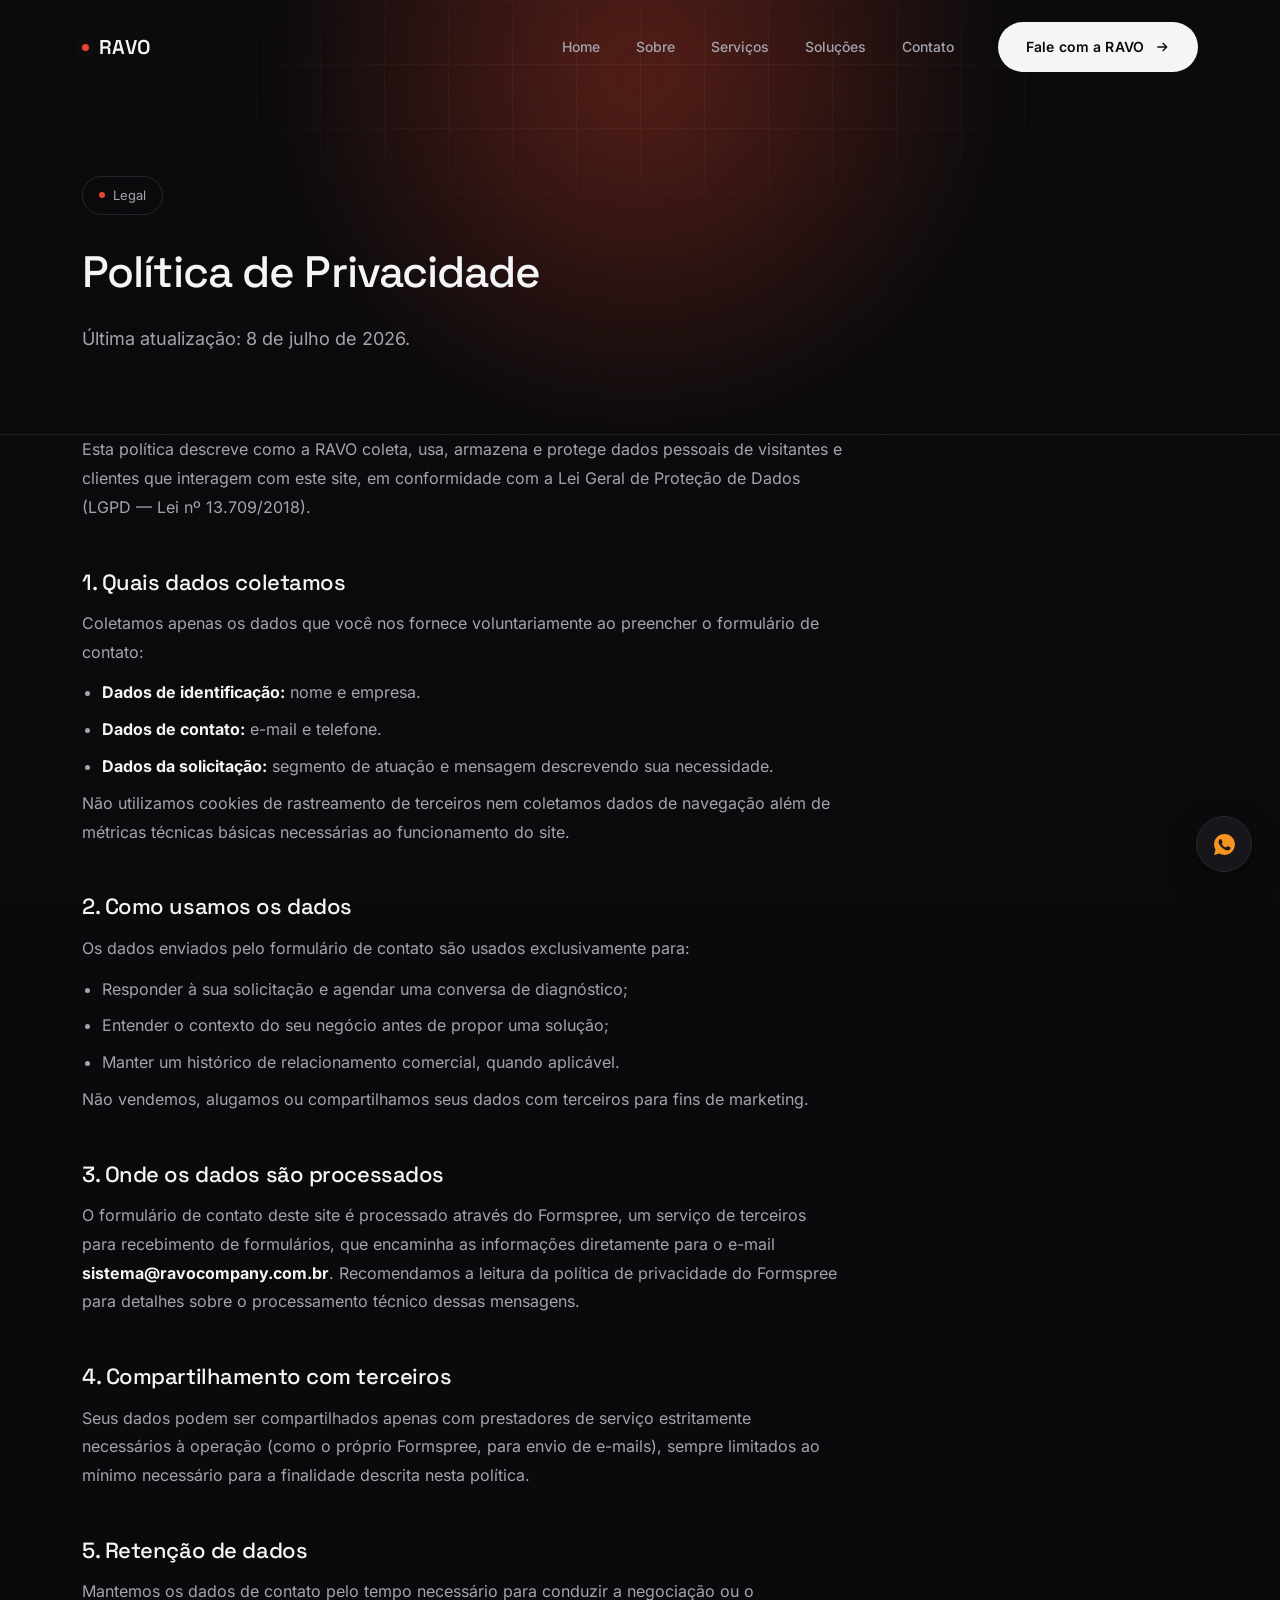
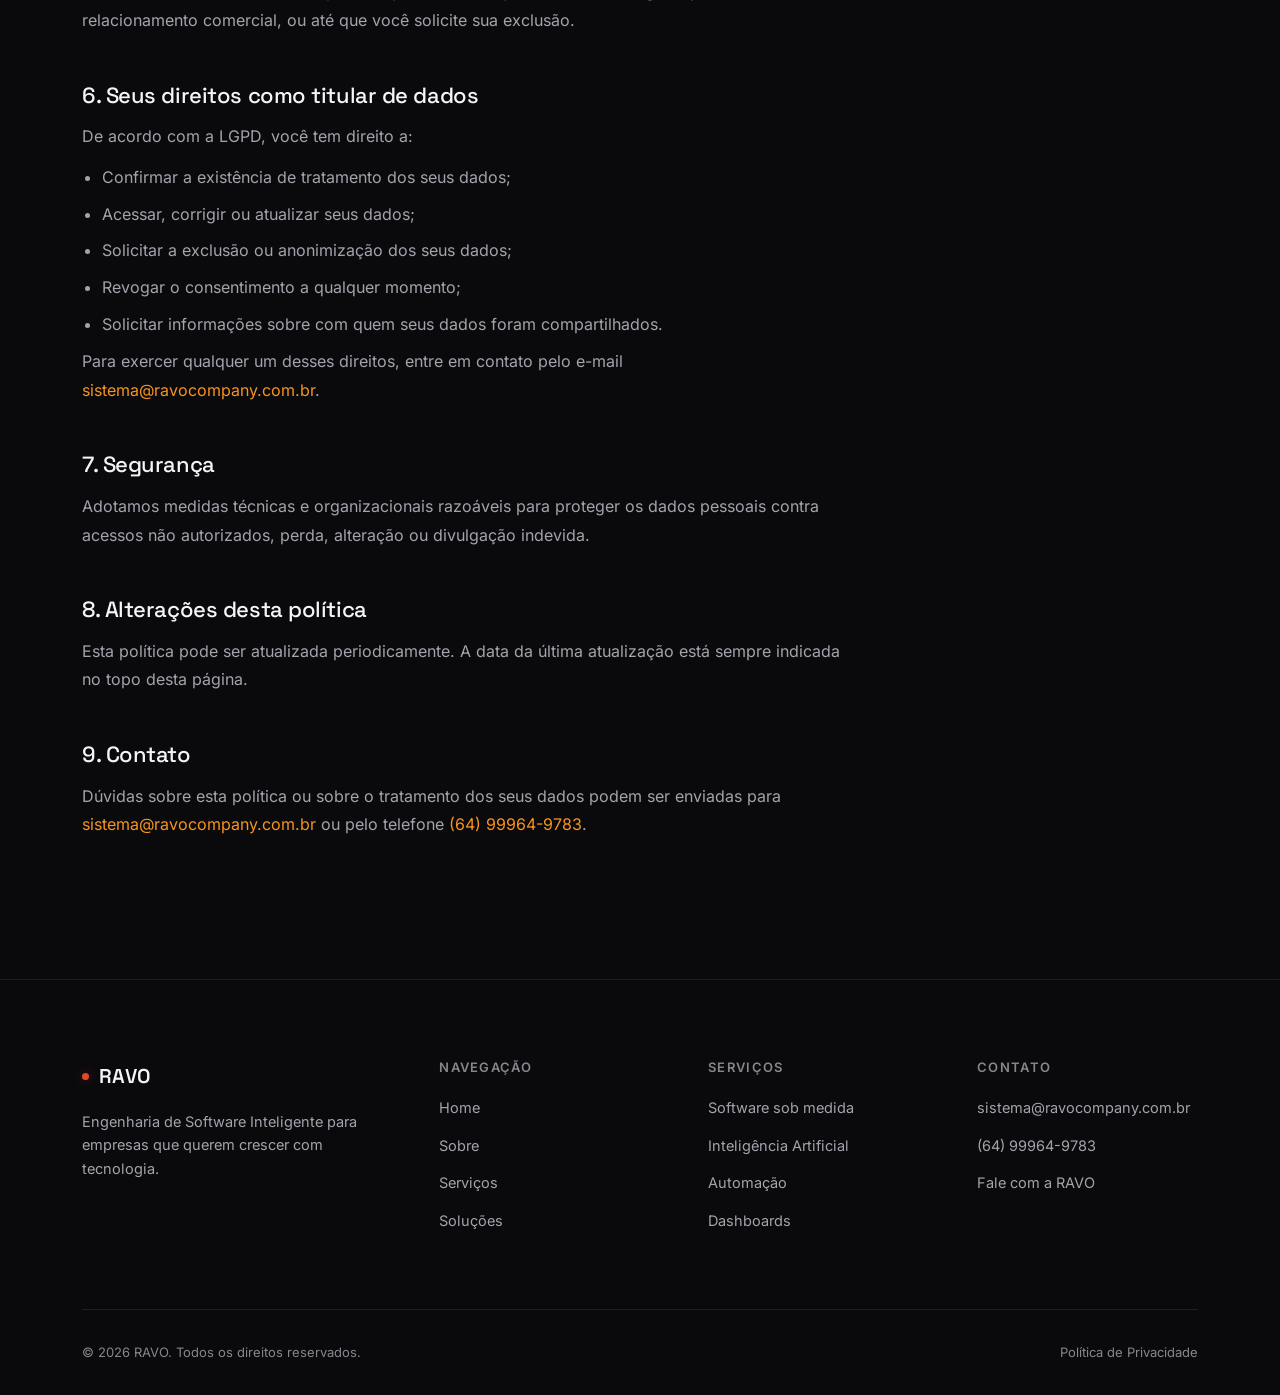
<file: privacidade.html>
<!DOCTYPE html>
<html lang="pt-BR">
<head>
<meta charset="UTF-8">
<meta name="viewport" content="width=device-width, initial-scale=1.0">
<meta name="view-transition" content="same-origin">
<title>Política de Privacidade — RAVO</title>
<meta name="description" content="Como a RAVO coleta, usa e protege dados pessoais em conformidade com a LGPD.">
<link rel="canonical" href="https://ravocompany.com.br/privacidade.html">
<link rel="icon" type="image/svg+xml" href="assets/images/favicon.svg">
<link rel="alternate icon" href="assets/images/favicon.ico">
<link rel="apple-touch-icon" href="assets/images/apple-touch-icon.png">
<link rel="manifest" href="site.webmanifest">
<meta name="theme-color" content="#E8442C">
<meta property="og:type" content="website">
<meta property="og:site_name" content="RAVO">
<meta property="og:url" content="https://ravocompany.com.br/privacidade.html">
<meta property="og:title" content="Política de Privacidade — RAVO">
<meta property="og:description" content="Como a RAVO coleta, usa e protege dados pessoais em conformidade com a LGPD.">
<meta property="og:image" content="https://ravocompany.com.br/assets/images/og-image.png">
<meta property="og:image:width" content="1200">
<meta property="og:image:height" content="630">
<meta name="twitter:card" content="summary_large_image">
<meta name="twitter:title" content="Política de Privacidade — RAVO">
<meta name="twitter:description" content="Como a RAVO coleta, usa e protege dados pessoais em conformidade com a LGPD.">
<meta name="twitter:image" content="https://ravocompany.com.br/assets/images/og-image.png">
<meta name="robots" content="noindex, follow">
<link rel="stylesheet" href="assets/css/styles.min.css">
<style>
  .legal { max-width: 760px; }
  .legal h2 { font-size: 22px; margin: 48px 0 14px; }
  .legal h2:first-child { margin-top: 0; }
  .legal p, .legal li { color: var(--text-muted); font-size: 16px; line-height: 1.8; margin-bottom: 12px; }
  .legal ul { padding-left: 20px; list-style: disc; }
  .legal li { margin-bottom: 8px; }
  .legal strong { color: var(--text); }
</style>
</head>
<body>

<a href="#main-content" class="skip-link">Pular para o conteúdo</a>
<div class="grain" aria-hidden="true"></div>

<header class="header">
  <div class="container">
    <a href="index.html" class="logo"><span class="dot"></span>RAVO</a>
    <nav class="nav-desktop">
      <div class="nav-links">
        <a href="index.html">Home</a>
        <a href="sobre.html">Sobre</a>
        <a href="servicos.html">Serviços</a>
        <a href="solucoes.html">Soluções</a>
        <a href="contato.html">Contato</a>
      </div>
      <a href="contato.html" class="btn btn-primary">Fale com a RAVO
        <svg viewBox="0 0 24 24" fill="none" stroke="currentColor" stroke-width="2"><path d="M5 12h14M13 6l6 6-6 6"/></svg>
      </a>
    </nav>
    <button class="nav-toggle" id="nav-toggle" aria-label="Abrir menu" aria-expanded="false" aria-controls="nav-mobile-menu"><span></span><span></span><span></span></button>
  </div>
</header>

<nav class="nav-mobile" id="nav-mobile-menu" aria-label="Menu mobile">
  <a href="index.html">Home</a>
  <a href="sobre.html">Sobre</a>
  <a href="servicos.html">Serviços</a>
  <a href="solucoes.html">Soluções</a>
  <a href="contato.html">Contato</a>
  <a href="contato.html" class="btn btn-primary">Fale com a RAVO</a>
</nav>

<!-- ===== PAGE HERO ===== -->
<section class="hero page-hero" id="main-content">
  <div class="hero-grid"></div>
  <div class="hero-glow"></div>
  <div class="container">
    <div class="hero-badge reveal is-visible"><span class="dot"></span>Legal</div>
    <h1 class="reveal is-visible" style="font-size:clamp(30px,4vw,44px);">Política de Privacidade</h1>
    <p class="reveal is-visible">Última atualização: 8 de julho de 2026.</p>
  </div>
</section>

<!-- ===== CONTEÚDO ===== -->
<section class="section" style="padding-top:0;">
  <div class="container">
    <div class="legal reveal">
      <p>Esta política descreve como a RAVO coleta, usa, armazena e protege dados pessoais de visitantes e clientes que interagem com este site, em conformidade com a Lei Geral de Proteção de Dados (LGPD — Lei nº 13.709/2018).</p>

      <h2>1. Quais dados coletamos</h2>
      <p>Coletamos apenas os dados que você nos fornece voluntariamente ao preencher o formulário de contato:</p>
      <ul>
        <li><strong>Dados de identificação:</strong> nome e empresa.</li>
        <li><strong>Dados de contato:</strong> e-mail e telefone.</li>
        <li><strong>Dados da solicitação:</strong> segmento de atuação e mensagem descrevendo sua necessidade.</li>
      </ul>
      <p>Não utilizamos cookies de rastreamento de terceiros nem coletamos dados de navegação além de métricas técnicas básicas necessárias ao funcionamento do site.</p>

      <h2>2. Como usamos os dados</h2>
      <p>Os dados enviados pelo formulário de contato são usados exclusivamente para:</p>
      <ul>
        <li>Responder à sua solicitação e agendar uma conversa de diagnóstico;</li>
        <li>Entender o contexto do seu negócio antes de propor uma solução;</li>
        <li>Manter um histórico de relacionamento comercial, quando aplicável.</li>
      </ul>
      <p>Não vendemos, alugamos ou compartilhamos seus dados com terceiros para fins de marketing.</p>

      <h2>3. Onde os dados são processados</h2>
      <p>O formulário de contato deste site é processado através do Formspree, um serviço de terceiros para recebimento de formulários, que encaminha as informações diretamente para o e-mail <strong>sistema@ravocompany.com.br</strong>. Recomendamos a leitura da política de privacidade do Formspree para detalhes sobre o processamento técnico dessas mensagens.</p>

      <h2>4. Compartilhamento com terceiros</h2>
      <p>Seus dados podem ser compartilhados apenas com prestadores de serviço estritamente necessários à operação (como o próprio Formspree, para envio de e-mails), sempre limitados ao mínimo necessário para a finalidade descrita nesta política.</p>

      <h2>5. Retenção de dados</h2>
      <p>Mantemos os dados de contato pelo tempo necessário para conduzir a negociação ou o relacionamento comercial, ou até que você solicite sua exclusão.</p>

      <h2>6. Seus direitos como titular de dados</h2>
      <p>De acordo com a LGPD, você tem direito a:</p>
      <ul>
        <li>Confirmar a existência de tratamento dos seus dados;</li>
        <li>Acessar, corrigir ou atualizar seus dados;</li>
        <li>Solicitar a exclusão ou anonimização dos seus dados;</li>
        <li>Revogar o consentimento a qualquer momento;</li>
        <li>Solicitar informações sobre com quem seus dados foram compartilhados.</li>
      </ul>
      <p>Para exercer qualquer um desses direitos, entre em contato pelo e-mail <a href="mailto:sistema@ravocompany.com.br" style="color:var(--accent-2);">sistema@ravocompany.com.br</a>.</p>

      <h2>7. Segurança</h2>
      <p>Adotamos medidas técnicas e organizacionais razoáveis para proteger os dados pessoais contra acessos não autorizados, perda, alteração ou divulgação indevida.</p>

      <h2>8. Alterações desta política</h2>
      <p>Esta política pode ser atualizada periodicamente. A data da última atualização está sempre indicada no topo desta página.</p>

      <h2>9. Contato</h2>
      <p>Dúvidas sobre esta política ou sobre o tratamento dos seus dados podem ser enviadas para <a href="mailto:sistema@ravocompany.com.br" style="color:var(--accent-2);">sistema@ravocompany.com.br</a> ou pelo telefone <a href="tel:+5564999649783" style="color:var(--accent-2);">(64) 99964-9783</a>.</p>
    </div>
  </div>
</section>

<footer class="footer">
  <div class="container">
    <div class="footer-top">
      <div class="footer-brand">
        <a href="index.html" class="logo"><span class="dot"></span>RAVO</a>
        <p>Engenharia de Software Inteligente para empresas que querem crescer com tecnologia.</p>
      </div>
      <div class="footer-col">
        <h4>Navegação</h4>
        <ul>
          <li><a href="index.html">Home</a></li>
          <li><a href="sobre.html">Sobre</a></li>
          <li><a href="servicos.html">Serviços</a></li>
          <li><a href="solucoes.html">Soluções</a></li>
        </ul>
      </div>
      <div class="footer-col">
        <h4>Serviços</h4>
        <ul>
          <li><a href="servicos.html#software">Software sob medida</a></li>
          <li><a href="servicos.html#ia">Inteligência Artificial</a></li>
          <li><a href="servicos.html#automacao">Automação</a></li>
          <li><a href="servicos.html#dashboards">Dashboards</a></li>
        </ul>
      </div>
      <div class="footer-col">
        <h4>Contato</h4>
        <ul>
          <li><a href="mailto:sistema@ravocompany.com.br">sistema@ravocompany.com.br</a></li>
          <li><a href="tel:+5564999649783">(64) 99964-9783</a></li>
          <li><a href="contato.html">Fale com a RAVO</a></li>
        </ul>
      </div>
    </div>
    <div class="footer-bottom">
      <span>© 2026 RAVO. Todos os direitos reservados.</span>
      <span><a href="privacidade.html" style="color:var(--text-faint);">Política de Privacidade</a></span>
    </div>
  </div>
</footer>

<a href="https://wa.me/5564999649783?text=Ol%C3%A1%2C%20vim%20pelo%20site%20da%20RAVO%20e%20gostaria%20de%20saber%20mais." class="whatsapp-float" target="_blank" rel="noopener" aria-label="Falar com a RAVO no WhatsApp">
  <svg viewBox="0 0 24 24" fill="currentColor" aria-hidden="true"><path d="M12.001 2C6.478 2 2 6.477 2 12c0 1.85.499 3.583 1.37 5.073L2 22l5.064-1.327A9.953 9.953 0 0012.001 22C17.524 22 22 17.523 22 12S17.524 2 12.001 2zm5.475 14.163c-.232.652-1.15 1.204-1.884 1.363-.501.106-1.155.19-3.359-.72-2.82-1.166-4.633-4.028-4.775-4.215-.137-.187-1.15-1.53-1.15-2.919 0-1.389.73-2.072.988-2.355.259-.283.564-.354.752-.354.187 0 .376.002.54.01.173.008.406-.066.635.484.232.56.79 1.933.86 2.074.07.14.117.304.023.49-.093.187-.14.303-.28.467-.14.164-.294.366-.42.492-.14.14-.286.293-.123.575.163.283.726 1.198 1.559 1.94 1.071.955 1.973 1.251 2.256 1.391.283.14.448.117.612-.07.164-.187.7-.815.887-1.095.187-.28.375-.234.632-.14.259.093 1.634.771 1.914.911.28.14.467.21.536.327.07.117.07.677-.163 1.329z"/></svg>
</a>

<script src="assets/js/script.min.js"></script>
</body>
</html>
</file>
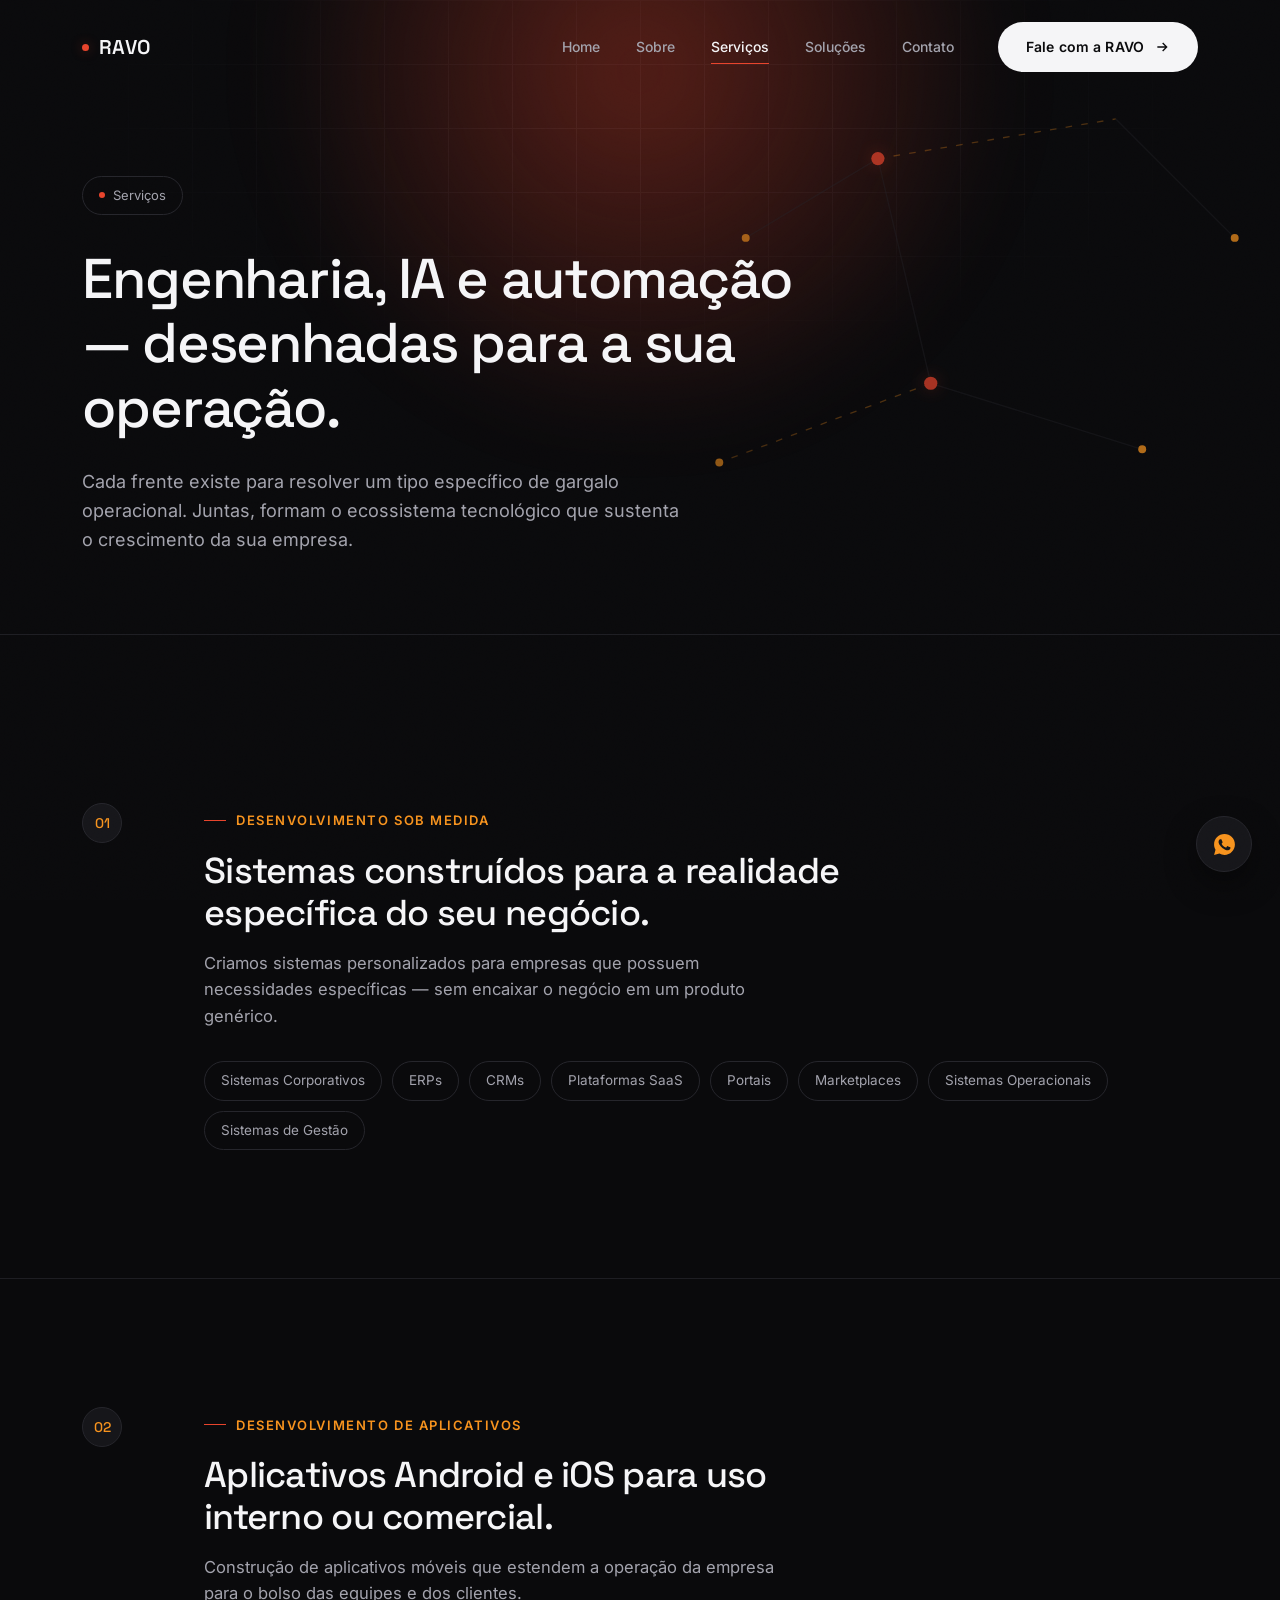
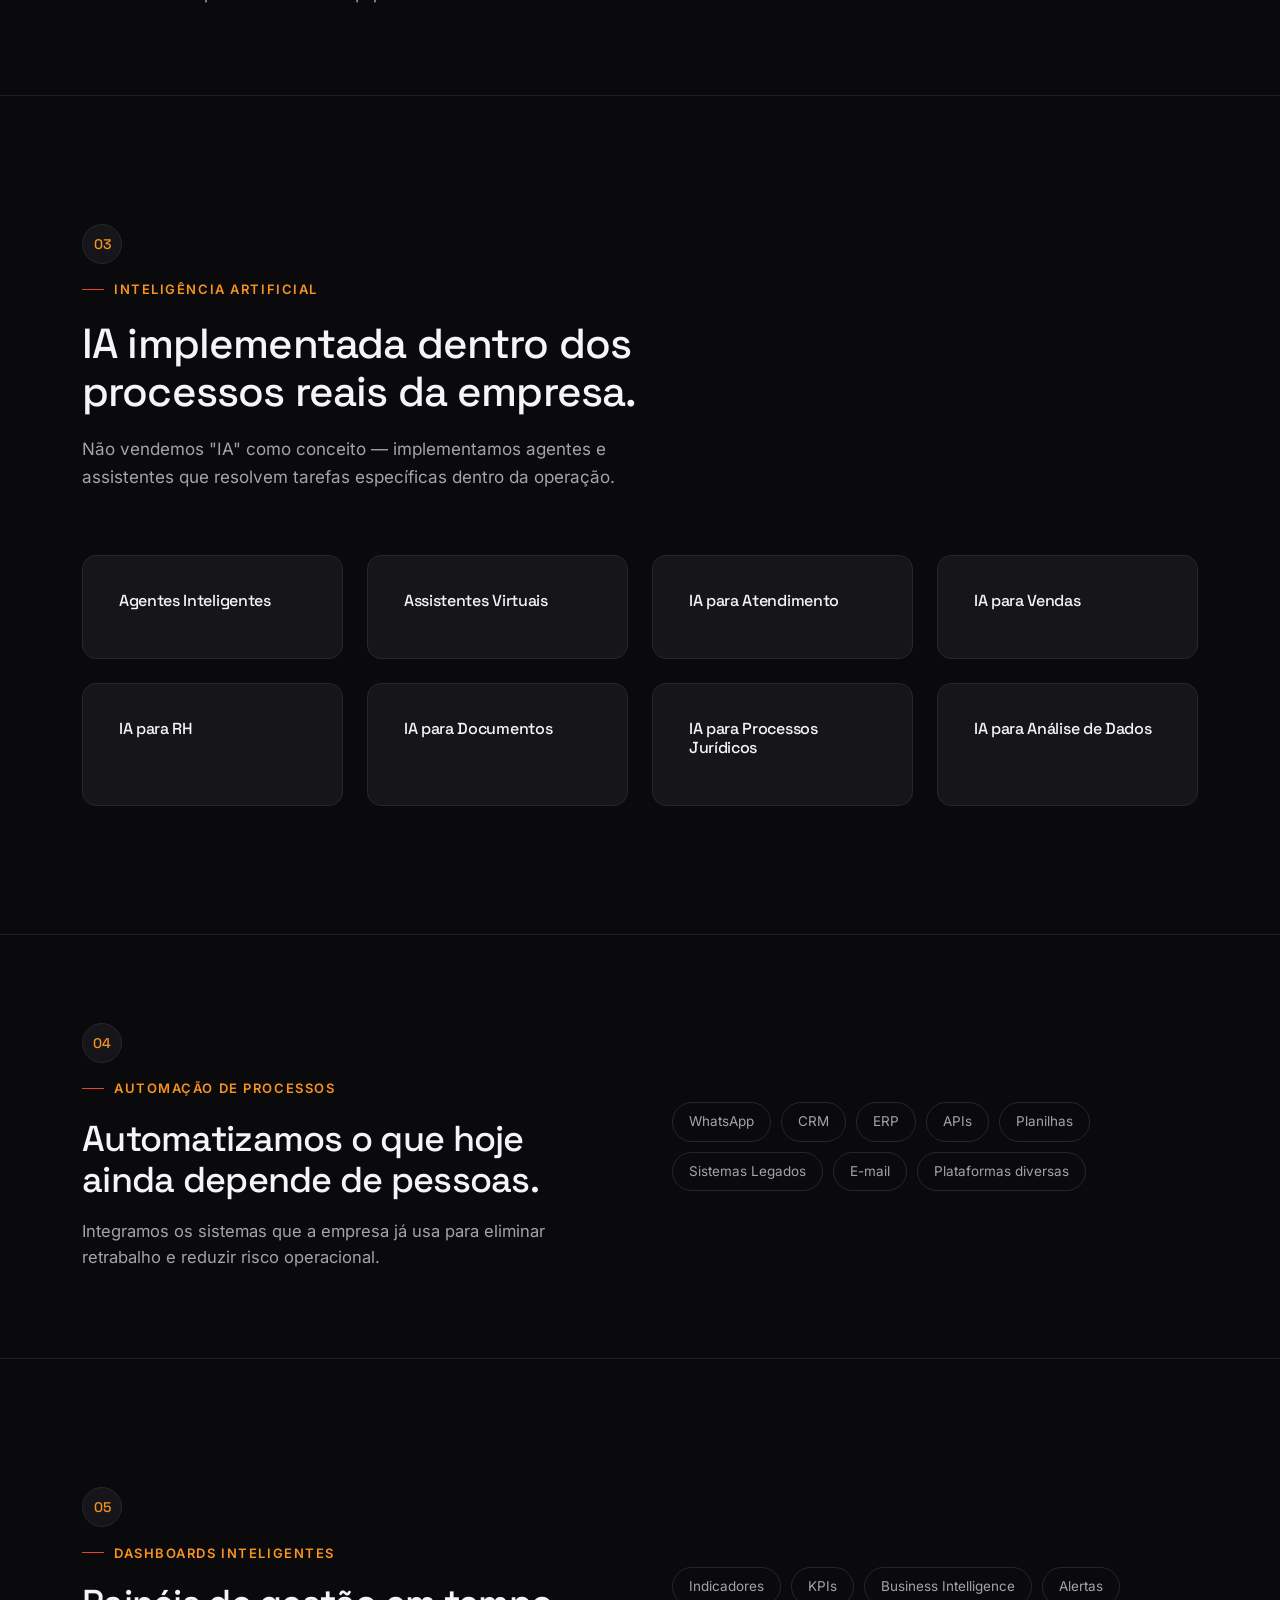
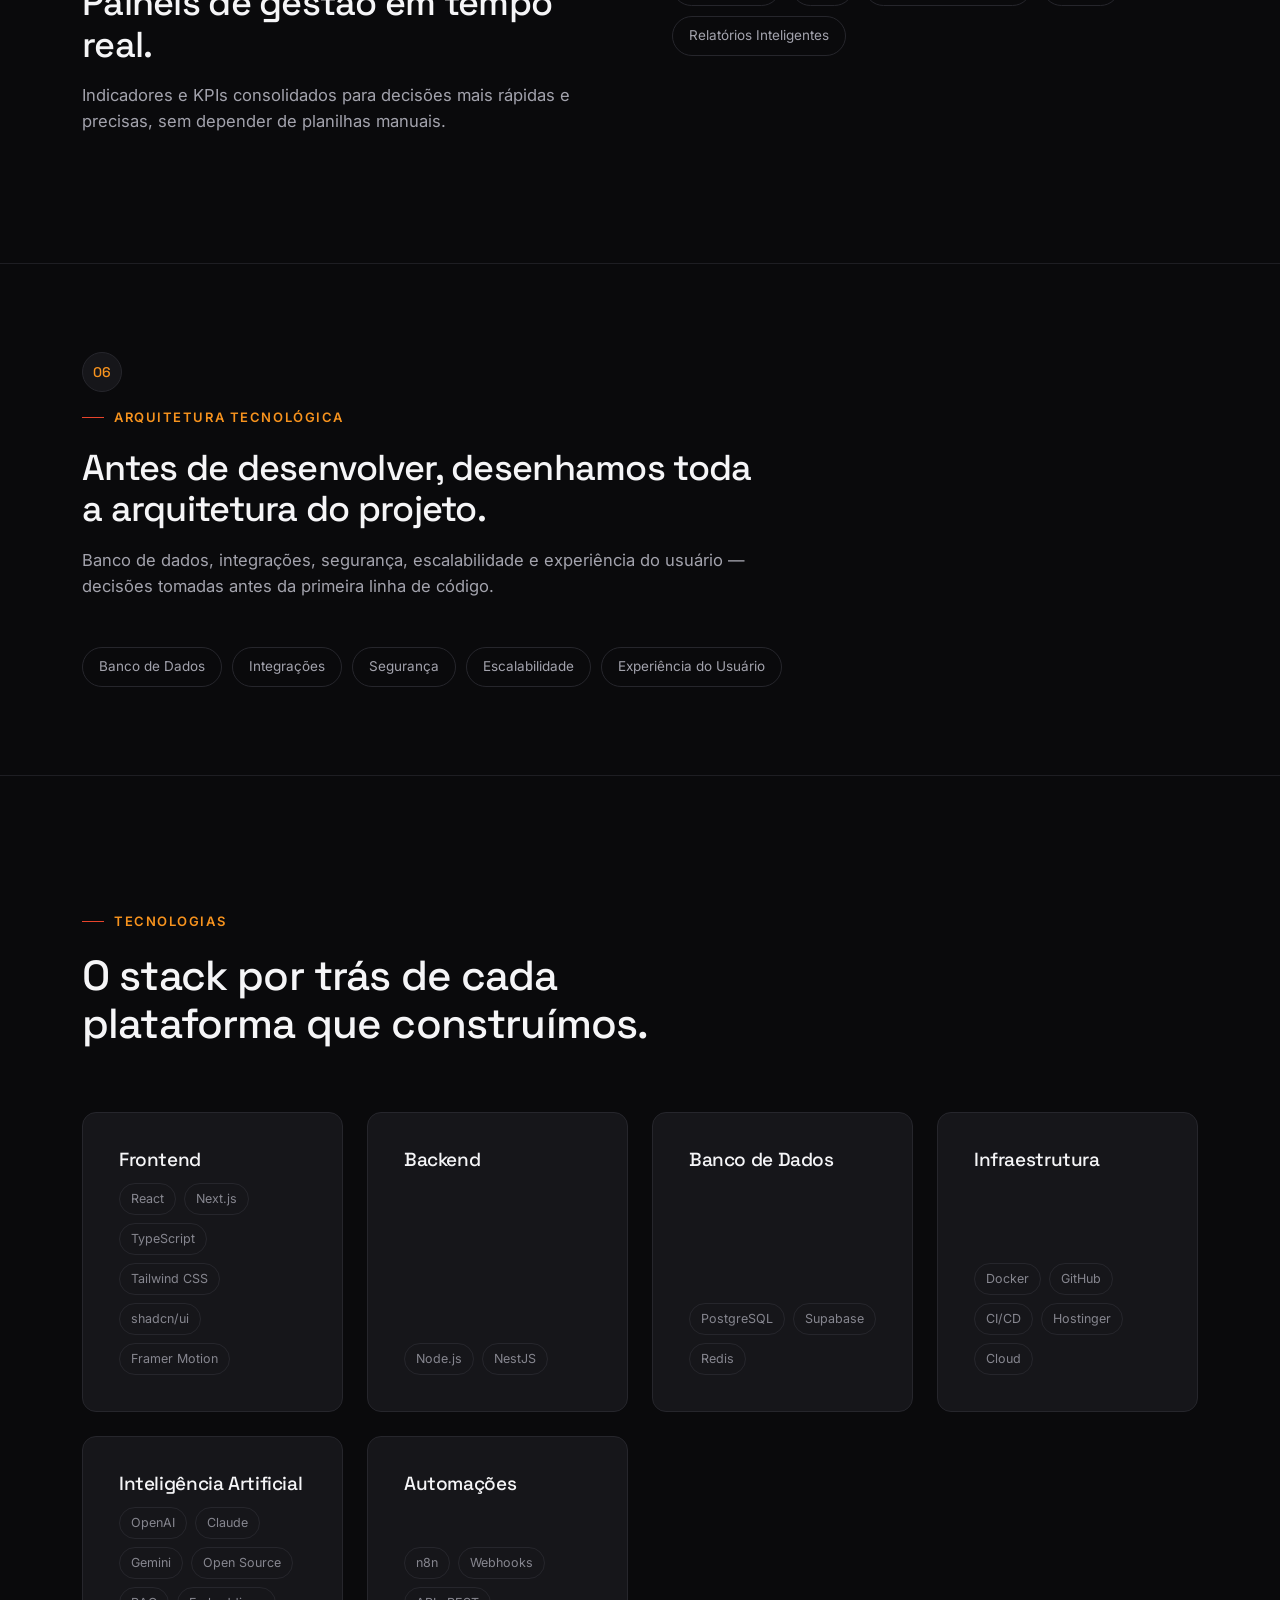
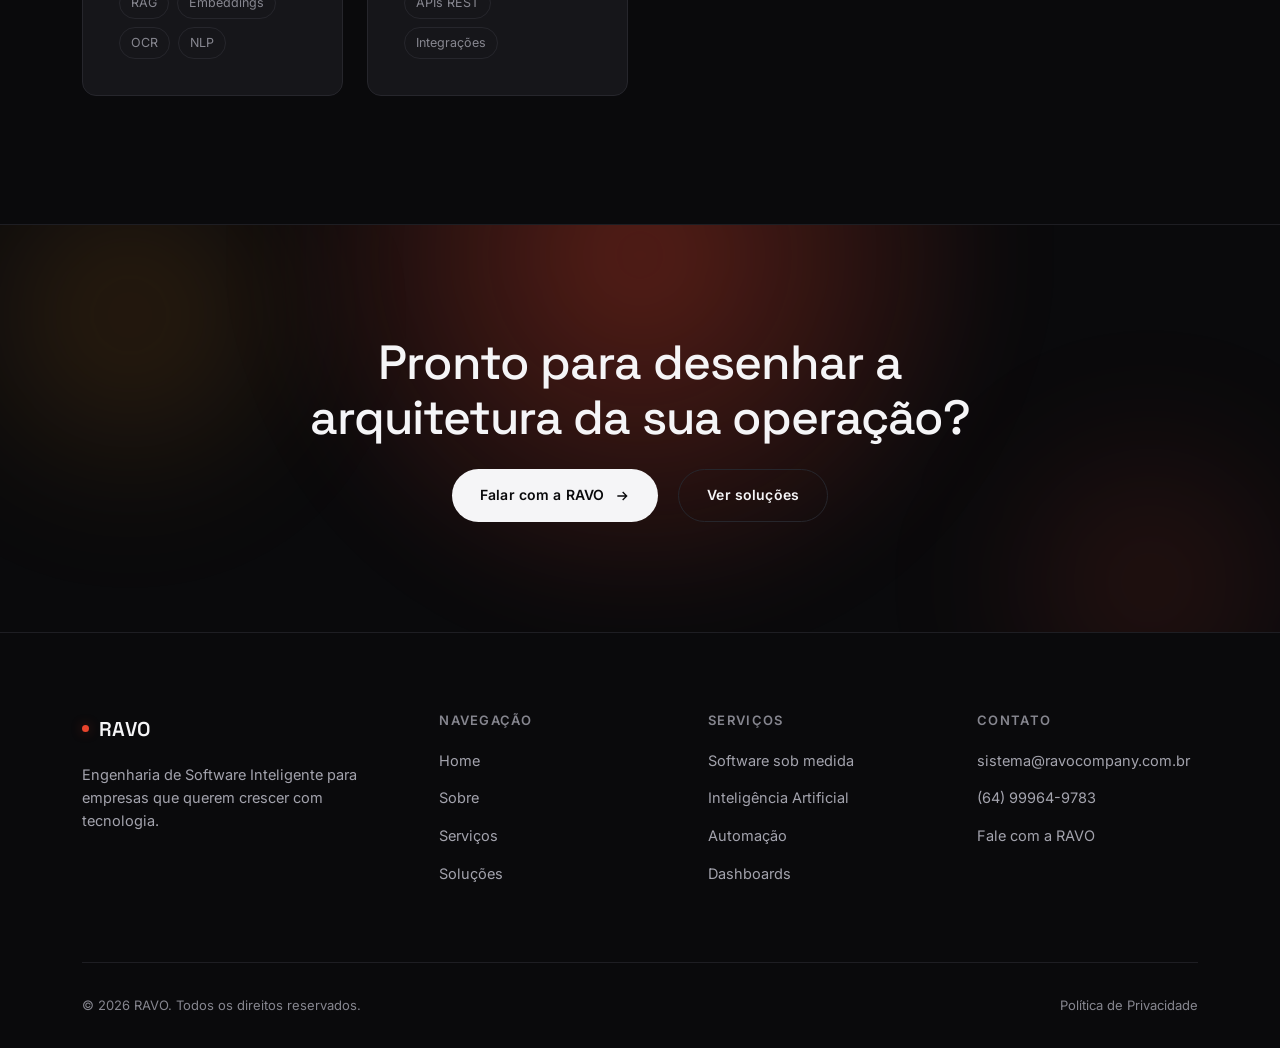
<file: servicos.html>
<!DOCTYPE html>
<html lang="pt-BR">
<head>
<meta charset="UTF-8">
<meta name="viewport" content="width=device-width, initial-scale=1.0">
<meta name="view-transition" content="same-origin">
<title>Serviços — RAVO</title>
<meta name="description" content="Desenvolvimento de software sob medida, aplicativos, inteligência artificial, automação de processos, dashboards inteligentes e arquitetura tecnológica.">
<link rel="canonical" href="https://ravocompany.com.br/servicos.html">
<link rel="icon" type="image/svg+xml" href="assets/images/favicon.svg">
<link rel="alternate icon" href="assets/images/favicon.ico">
<link rel="apple-touch-icon" href="assets/images/apple-touch-icon.png">
<link rel="manifest" href="site.webmanifest">
<meta name="theme-color" content="#E8442C">
<meta property="og:type" content="website">
<meta property="og:site_name" content="RAVO">
<meta property="og:url" content="https://ravocompany.com.br/servicos.html">
<meta property="og:title" content="Serviços — RAVO">
<meta property="og:description" content="Desenvolvimento de software sob medida, aplicativos, inteligência artificial, automação de processos, dashboards inteligentes e arquitetura tecnológica.">
<meta property="og:image" content="https://ravocompany.com.br/assets/images/og-image.png">
<meta property="og:image:width" content="1200">
<meta property="og:image:height" content="630">
<meta name="twitter:card" content="summary_large_image">
<meta name="twitter:title" content="Serviços — RAVO">
<meta name="twitter:description" content="Desenvolvimento de software sob medida, aplicativos, inteligência artificial, automação de processos, dashboards inteligentes e arquitetura tecnológica.">
<meta name="twitter:image" content="https://ravocompany.com.br/assets/images/og-image.png">
<link rel="stylesheet" href="assets/css/styles.min.css">
<script type="application/ld+json">
{
  "@context": "https://schema.org",
  "@type": "Organization",
  "name": "RAVO",
  "url": "https://ravocompany.com.br/",
  "logo": "https://ravocompany.com.br/assets/images/favicon.svg",
  "description": "A RAVO é uma AI Software House que projeta, desenvolve e evolui plataformas digitais que aumentam produtividade, automatizam processos e geram vantagem competitiva.",
  "email": "sistema@ravocompany.com.br",
  "telephone": "+55-64-99964-9783",
  "areaServed": "BR"
}
</script>
</head>
<body>

<a href="#main-content" class="skip-link">Pular para o conteúdo</a>
<div class="grain" aria-hidden="true"></div>

<header class="header">
  <div class="container">
    <a href="index.html" class="logo"><span class="dot"></span>RAVO</a>
    <nav class="nav-desktop">
      <div class="nav-links">
        <a href="index.html">Home</a>
        <a href="sobre.html">Sobre</a>
        <a href="servicos.html">Serviços</a>
        <a href="solucoes.html">Soluções</a>
        <a href="contato.html">Contato</a>
      </div>
      <a href="contato.html" class="btn btn-primary">Fale com a RAVO
        <svg viewBox="0 0 24 24" fill="none" stroke="currentColor" stroke-width="2"><path d="M5 12h14M13 6l6 6-6 6"/></svg>
      </a>
    </nav>
    <button class="nav-toggle" id="nav-toggle" aria-label="Abrir menu" aria-expanded="false" aria-controls="nav-mobile-menu"><span></span><span></span><span></span></button>
  </div>
</header>

<nav class="nav-mobile" id="nav-mobile-menu" aria-label="Menu mobile">
  <a href="index.html">Home</a>
  <a href="sobre.html">Sobre</a>
  <a href="servicos.html">Serviços</a>
  <a href="solucoes.html">Soluções</a>
  <a href="contato.html">Contato</a>
  <a href="contato.html" class="btn btn-primary">Fale com a RAVO</a>
</nav>

<!-- ===== PAGE HERO ===== -->
<section class="hero page-hero" id="main-content">
  <div class="hero-grid"></div>
  <div class="hero-glow"></div>
  <svg class="hero-network" viewBox="0 0 1000 480" preserveAspectRatio="xMidYMid slice" aria-hidden="true">
    <g class="links">
      <line class="link" x1="680" y1="120" x2="580" y2="180"/>
      <line class="link-flow" x1="680" y1="120" x2="860" y2="90"/>
      <line class="link" x1="860" y1="90" x2="950" y2="180"/>
      <line class="link" x1="680" y1="120" x2="720" y2="290"/>
      <line class="link-flow" x1="720" y1="290" x2="560" y2="350"/>
      <line class="link" x1="720" y1="290" x2="880" y2="340"/>
    </g>
    <g class="nodes">
      <circle class="node" cx="580" cy="180" r="3" style="animation-delay:.4s"/>
      <circle class="node" cx="950" cy="180" r="3" style="animation-delay:1.3s"/>
      <circle class="node" cx="560" cy="350" r="3" style="animation-delay:.9s"/>
      <circle class="node" cx="880" cy="340" r="3" style="animation-delay:1.8s"/>
      <circle class="hub" cx="680" cy="120" r="5"/>
      <circle class="hub" cx="720" cy="290" r="5" style="animation-delay:1.5s"/>
    </g>
  </svg>
  <div class="container">
    <div class="hero-badge reveal is-visible"><span class="dot"></span>Serviços</div>
    <h1 class="reveal is-visible">Engenharia, IA e automação — desenhadas para a sua operação.</h1>
    <p class="reveal is-visible">Cada frente existe para resolver um tipo específico de gargalo operacional. Juntas, formam o ecossistema tecnológico que sustenta o crescimento da sua empresa.</p>
  </div>
</section>

<!-- ===== SOFTWARE SOB MEDIDA ===== -->
<section class="section" id="software">
  <div class="container">
    <div class="row" style="border-bottom:none; padding-bottom:0; grid-template-columns:90px 1fr;">
      <div class="row-index reveal">01</div>
      <div class="reveal">
        <div class="section-label">Desenvolvimento sob medida</div>
        <h2 style="font-size:clamp(26px,3vw,36px); margin-bottom:16px; max-width:640px;">Sistemas construídos para a realidade específica do seu negócio.</h2>
        <p style="color:var(--text-muted); font-size:16.5px; max-width:600px; margin-bottom:32px;">Criamos sistemas personalizados para empresas que possuem necessidades específicas — sem encaixar o negócio em um produto genérico.</p>
        <div class="pill-group">
          <span class="pill">Sistemas Corporativos</span>
          <span class="pill">ERPs</span>
          <span class="pill">CRMs</span>
          <span class="pill">Plataformas SaaS</span>
          <span class="pill">Portais</span>
          <span class="pill">Marketplaces</span>
          <span class="pill">Sistemas Operacionais</span>
          <span class="pill">Sistemas de Gestão</span>
        </div>
      </div>
    </div>
  </div>
</section>

<!-- ===== APLICATIVOS ===== -->
<section class="section section--tight">
  <div class="container">
    <div class="row" style="border-bottom:none; padding-bottom:0; grid-template-columns:90px 1fr;">
      <div class="row-index reveal">02</div>
      <div class="reveal">
        <div class="section-label">Desenvolvimento de aplicativos</div>
        <h2 style="font-size:clamp(26px,3vw,36px); margin-bottom:16px; max-width:640px;">Aplicativos Android e iOS para uso interno ou comercial.</h2>
        <p style="color:var(--text-muted); font-size:16.5px; max-width:600px;">Construção de aplicativos móveis que estendem a operação da empresa para o bolso das equipes e dos clientes.</p>
      </div>
    </div>
  </div>
</section>

<!-- ===== IA ===== -->
<section class="section" id="ia">
  <div class="container">
    <div class="section-head reveal">
      <div class="row-index" style="margin-bottom:8px;">03</div>
      <div class="section-label">Inteligência Artificial</div>
      <h2>IA implementada dentro dos processos reais da empresa.</h2>
      <p>Não vendemos "IA" como conceito — implementamos agentes e assistentes que resolvem tarefas específicas dentro da operação.</p>
    </div>
    <div class="grid grid-4 reveal">
      <div class="card"><h3 style="font-size:16px;">Agentes Inteligentes</h3></div>
      <div class="card"><h3 style="font-size:16px;">Assistentes Virtuais</h3></div>
      <div class="card"><h3 style="font-size:16px;">IA para Atendimento</h3></div>
      <div class="card"><h3 style="font-size:16px;">IA para Vendas</h3></div>
      <div class="card"><h3 style="font-size:16px;">IA para RH</h3></div>
      <div class="card"><h3 style="font-size:16px;">IA para Documentos</h3></div>
      <div class="card"><h3 style="font-size:16px;">IA para Processos Jurídicos</h3></div>
      <div class="card"><h3 style="font-size:16px;">IA para Análise de Dados</h3></div>
    </div>
  </div>
</section>

<!-- ===== AUTOMAÇÃO ===== -->
<section class="section section--tight" id="automacao">
  <div class="container">
    <div class="grid grid-2" style="align-items:center; gap:64px;">
      <div class="reveal">
        <div class="row-index" style="margin-bottom:8px;">04</div>
        <div class="section-label">Automação de processos</div>
        <h2 style="font-size:clamp(26px,3vw,36px); margin-bottom:16px;">Automatizamos o que hoje ainda depende de pessoas.</h2>
        <p style="color:var(--text-muted); font-size:16.5px;">Integramos os sistemas que a empresa já usa para eliminar retrabalho e reduzir risco operacional.</p>
      </div>
      <div class="pill-group reveal">
        <span class="pill">WhatsApp</span>
        <span class="pill">CRM</span>
        <span class="pill">ERP</span>
        <span class="pill">APIs</span>
        <span class="pill">Planilhas</span>
        <span class="pill">Sistemas Legados</span>
        <span class="pill">E-mail</span>
        <span class="pill">Plataformas diversas</span>
      </div>
    </div>
  </div>
</section>

<!-- ===== DASHBOARDS ===== -->
<section class="section" id="dashboards">
  <div class="container">
    <div class="grid grid-2" style="align-items:center; gap:64px;">
      <div class="pill-group reveal" style="order:2;">
        <span class="pill">Indicadores</span>
        <span class="pill">KPIs</span>
        <span class="pill">Business Intelligence</span>
        <span class="pill">Alertas</span>
        <span class="pill">Relatórios Inteligentes</span>
      </div>
      <div class="reveal">
        <div class="row-index" style="margin-bottom:8px;">05</div>
        <div class="section-label">Dashboards inteligentes</div>
        <h2 style="font-size:clamp(26px,3vw,36px); margin-bottom:16px;">Painéis de gestão em tempo real.</h2>
        <p style="color:var(--text-muted); font-size:16.5px;">Indicadores e KPIs consolidados para decisões mais rápidas e precisas, sem depender de planilhas manuais.</p>
      </div>
    </div>
  </div>
</section>

<!-- ===== ARQUITETURA ===== -->
<section class="section section--tight" id="arquitetura">
  <div class="container">
    <div class="reveal" style="max-width:680px; margin-bottom:48px;">
      <div class="row-index" style="margin-bottom:8px;">06</div>
      <div class="section-label">Arquitetura tecnológica</div>
      <h2 style="font-size:clamp(26px,3vw,36px); margin-bottom:16px;">Antes de desenvolver, desenhamos toda a arquitetura do projeto.</h2>
      <p style="color:var(--text-muted); font-size:16.5px;">Banco de dados, integrações, segurança, escalabilidade e experiência do usuário — decisões tomadas antes da primeira linha de código.</p>
    </div>
    <div class="pill-group reveal">
      <span class="pill">Banco de Dados</span>
      <span class="pill">Integrações</span>
      <span class="pill">Segurança</span>
      <span class="pill">Escalabilidade</span>
      <span class="pill">Experiência do Usuário</span>
    </div>
  </div>
</section>

<!-- ===== TECNOLOGIAS ===== -->
<section class="section">
  <div class="container">
    <div class="section-head reveal">
      <div class="section-label">Tecnologias</div>
      <h2>O stack por trás de cada plataforma que construímos.</h2>
    </div>
    <div class="grid grid-4">
      <div class="card reveal">
        <h3>Frontend</h3>
        <ul><li>React</li><li>Next.js</li><li>TypeScript</li><li>Tailwind CSS</li><li>shadcn/ui</li><li>Framer Motion</li></ul>
      </div>
      <div class="card reveal">
        <h3>Backend</h3>
        <ul><li>Node.js</li><li>NestJS</li></ul>
      </div>
      <div class="card reveal">
        <h3>Banco de Dados</h3>
        <ul><li>PostgreSQL</li><li>Supabase</li><li>Redis</li></ul>
      </div>
      <div class="card reveal">
        <h3>Infraestrutura</h3>
        <ul><li>Docker</li><li>GitHub</li><li>CI/CD</li><li>Hostinger</li><li>Cloud</li></ul>
      </div>
      <div class="card reveal">
        <h3>Inteligência Artificial</h3>
        <ul><li>OpenAI</li><li>Claude</li><li>Gemini</li><li>Open Source</li><li>RAG</li><li>Embeddings</li><li>OCR</li><li>NLP</li></ul>
      </div>
      <div class="card reveal">
        <h3>Automações</h3>
        <ul><li>n8n</li><li>Webhooks</li><li>APIs REST</li><li>Integrações</li></ul>
      </div>
    </div>
  </div>
</section>

<!-- ===== CTA ===== -->
<section class="cta-band section">
  <div class="hero-glow" style="top:-320px;"></div>
  <div class="container">
    <h2 class="reveal">Pronto para desenhar a arquitetura da sua operação?</h2>
    <div class="cta-actions reveal">
      <a href="contato.html" class="btn btn-primary">Falar com a RAVO
        <svg viewBox="0 0 24 24" fill="none" stroke="currentColor" stroke-width="2"><path d="M5 12h14M13 6l6 6-6 6"/></svg>
      </a>
      <a href="solucoes.html" class="btn btn-outline">Ver soluções</a>
    </div>
  </div>
</section>

<footer class="footer">
  <div class="container">
    <div class="footer-top">
      <div class="footer-brand">
        <a href="index.html" class="logo"><span class="dot"></span>RAVO</a>
        <p>Engenharia de Software Inteligente para empresas que querem crescer com tecnologia.</p>
      </div>
      <div class="footer-col">
        <h4>Navegação</h4>
        <ul>
          <li><a href="index.html">Home</a></li>
          <li><a href="sobre.html">Sobre</a></li>
          <li><a href="servicos.html">Serviços</a></li>
          <li><a href="solucoes.html">Soluções</a></li>
        </ul>
      </div>
      <div class="footer-col">
        <h4>Serviços</h4>
        <ul>
          <li><a href="servicos.html#software">Software sob medida</a></li>
          <li><a href="servicos.html#ia">Inteligência Artificial</a></li>
          <li><a href="servicos.html#automacao">Automação</a></li>
          <li><a href="servicos.html#dashboards">Dashboards</a></li>
        </ul>
      </div>
      <div class="footer-col">
        <h4>Contato</h4>
        <ul>
          <li><a href="mailto:sistema@ravocompany.com.br">sistema@ravocompany.com.br</a></li>
          <li><a href="tel:+5564999649783">(64) 99964-9783</a></li>
          <li><a href="contato.html">Fale com a RAVO</a></li>
        </ul>
      </div>
    </div>
    <div class="footer-bottom">
      <span>© 2026 RAVO. Todos os direitos reservados.</span>
      <span><a href="privacidade.html" style="color:var(--text-faint);">Política de Privacidade</a></span>
    </div>
  </div>
</footer>

<a href="https://wa.me/5564999649783?text=Ol%C3%A1%2C%20vim%20pelo%20site%20da%20RAVO%20e%20gostaria%20de%20saber%20mais." class="whatsapp-float" target="_blank" rel="noopener" aria-label="Falar com a RAVO no WhatsApp">
  <svg viewBox="0 0 24 24" fill="currentColor" aria-hidden="true"><path d="M12.001 2C6.478 2 2 6.477 2 12c0 1.85.499 3.583 1.37 5.073L2 22l5.064-1.327A9.953 9.953 0 0012.001 22C17.524 22 22 17.523 22 12S17.524 2 12.001 2zm5.475 14.163c-.232.652-1.15 1.204-1.884 1.363-.501.106-1.155.19-3.359-.72-2.82-1.166-4.633-4.028-4.775-4.215-.137-.187-1.15-1.53-1.15-2.919 0-1.389.73-2.072.988-2.355.259-.283.564-.354.752-.354.187 0 .376.002.54.01.173.008.406-.066.635.484.232.56.79 1.933.86 2.074.07.14.117.304.023.49-.093.187-.14.303-.28.467-.14.164-.294.366-.42.492-.14.14-.286.293-.123.575.163.283.726 1.198 1.559 1.94 1.071.955 1.973 1.251 2.256 1.391.283.14.448.117.612-.07.164-.187.7-.815.887-1.095.187-.28.375-.234.632-.14.259.093 1.634.771 1.914.911.28.14.467.21.536.327.07.117.07.677-.163 1.329z"/></svg>
</a>

<script src="assets/js/script.min.js"></script>
</body>
</html>
</file>
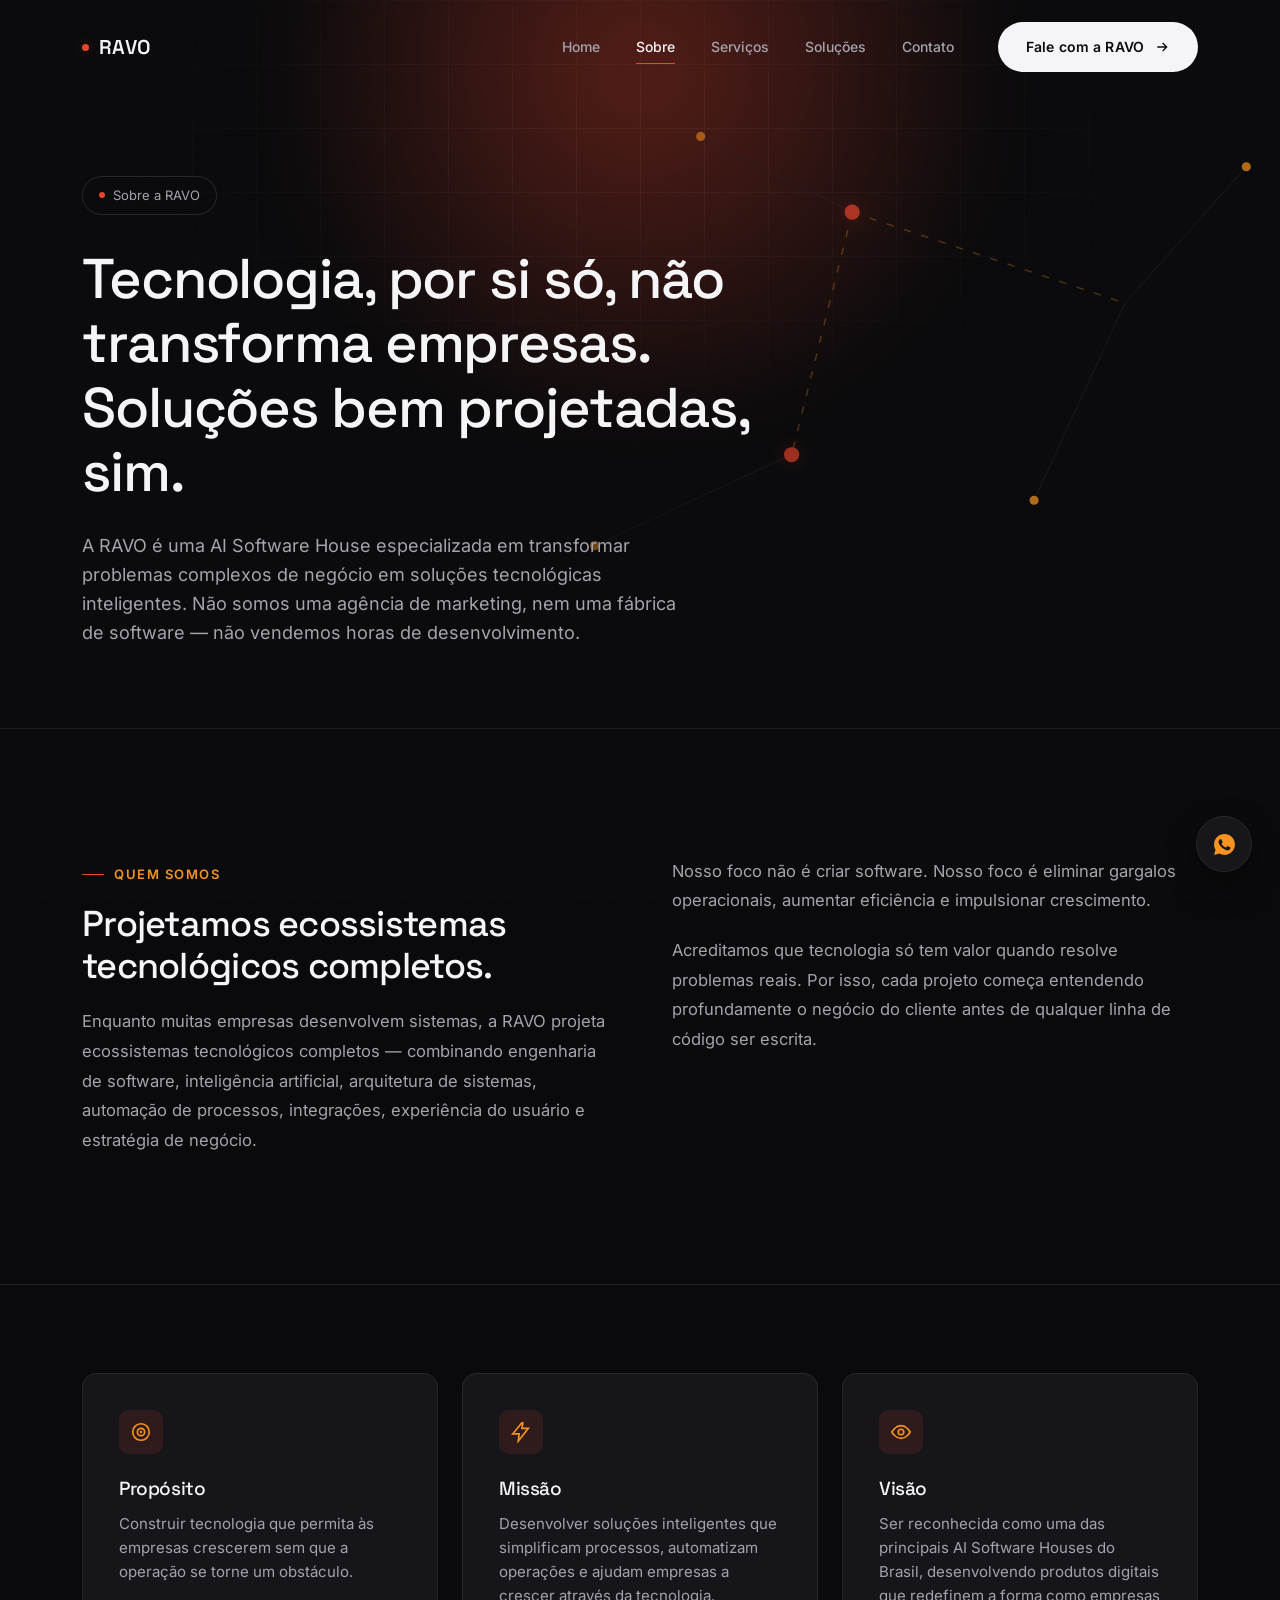
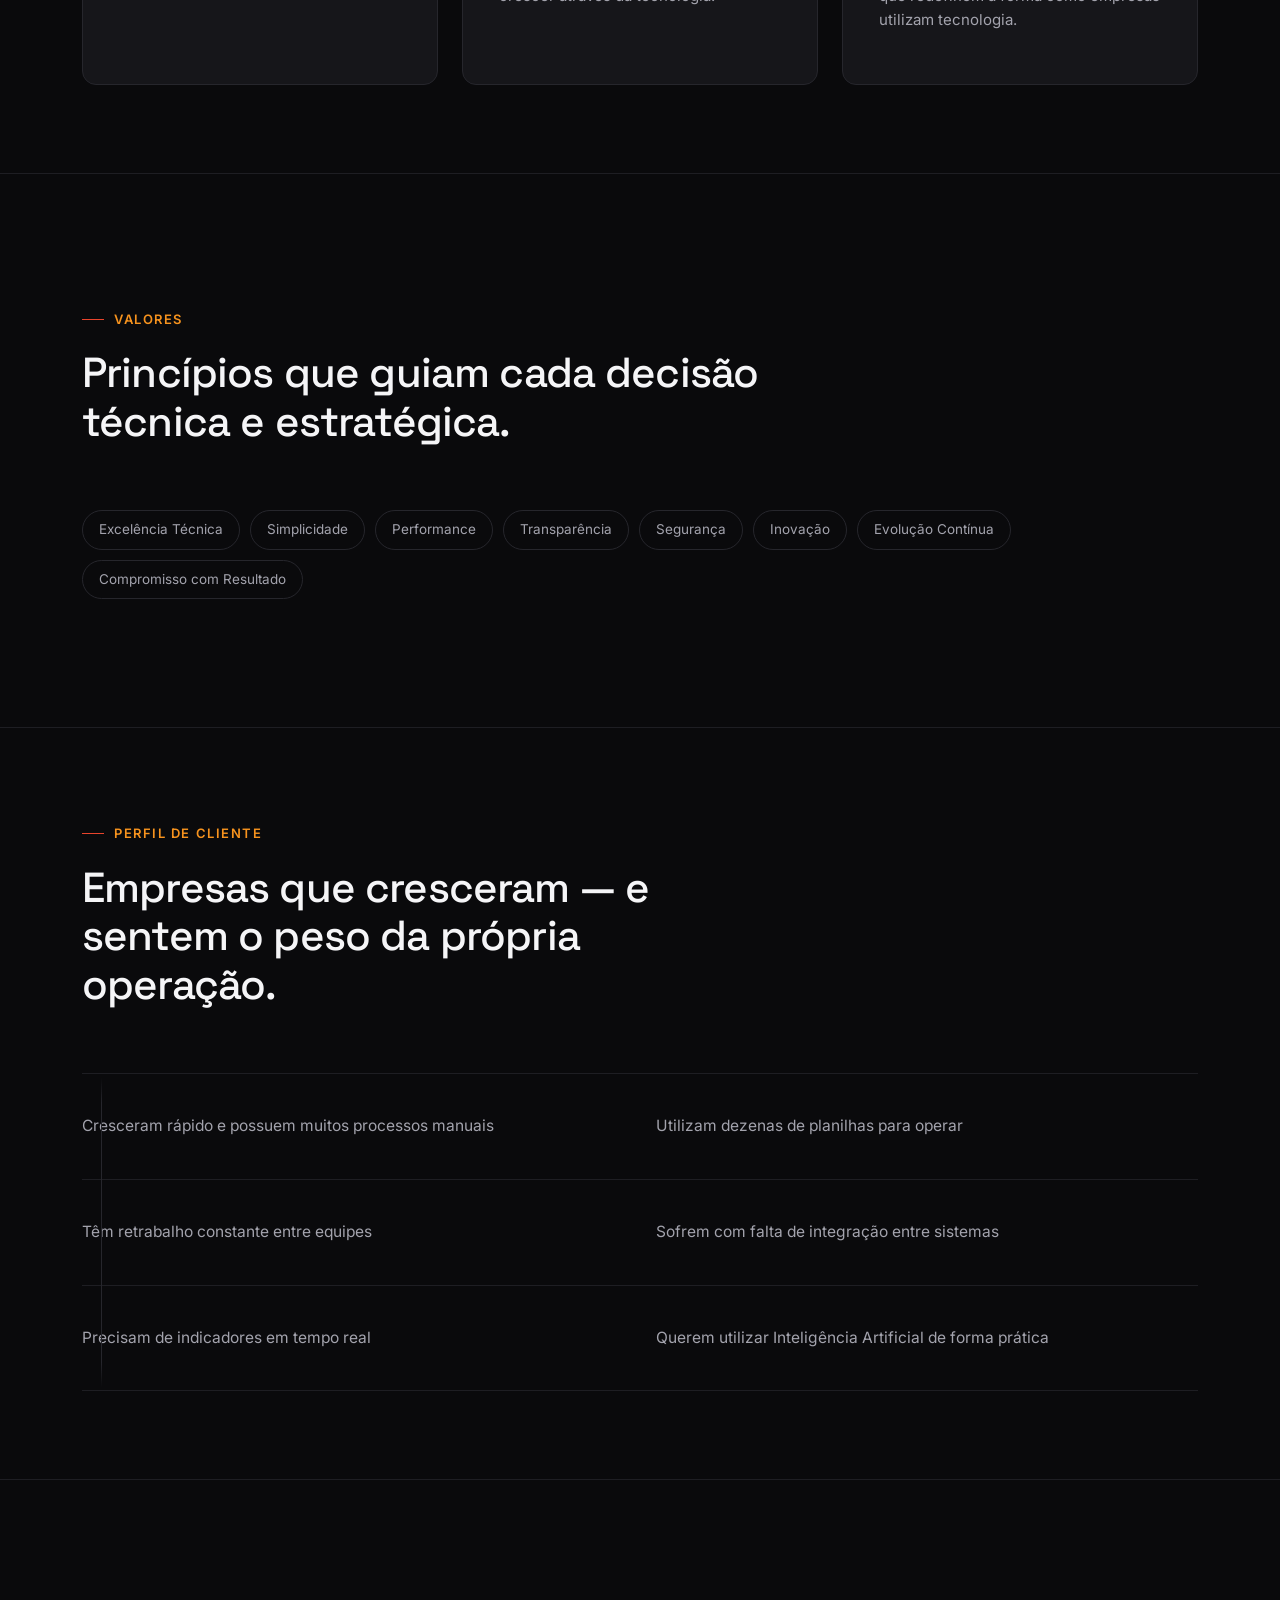
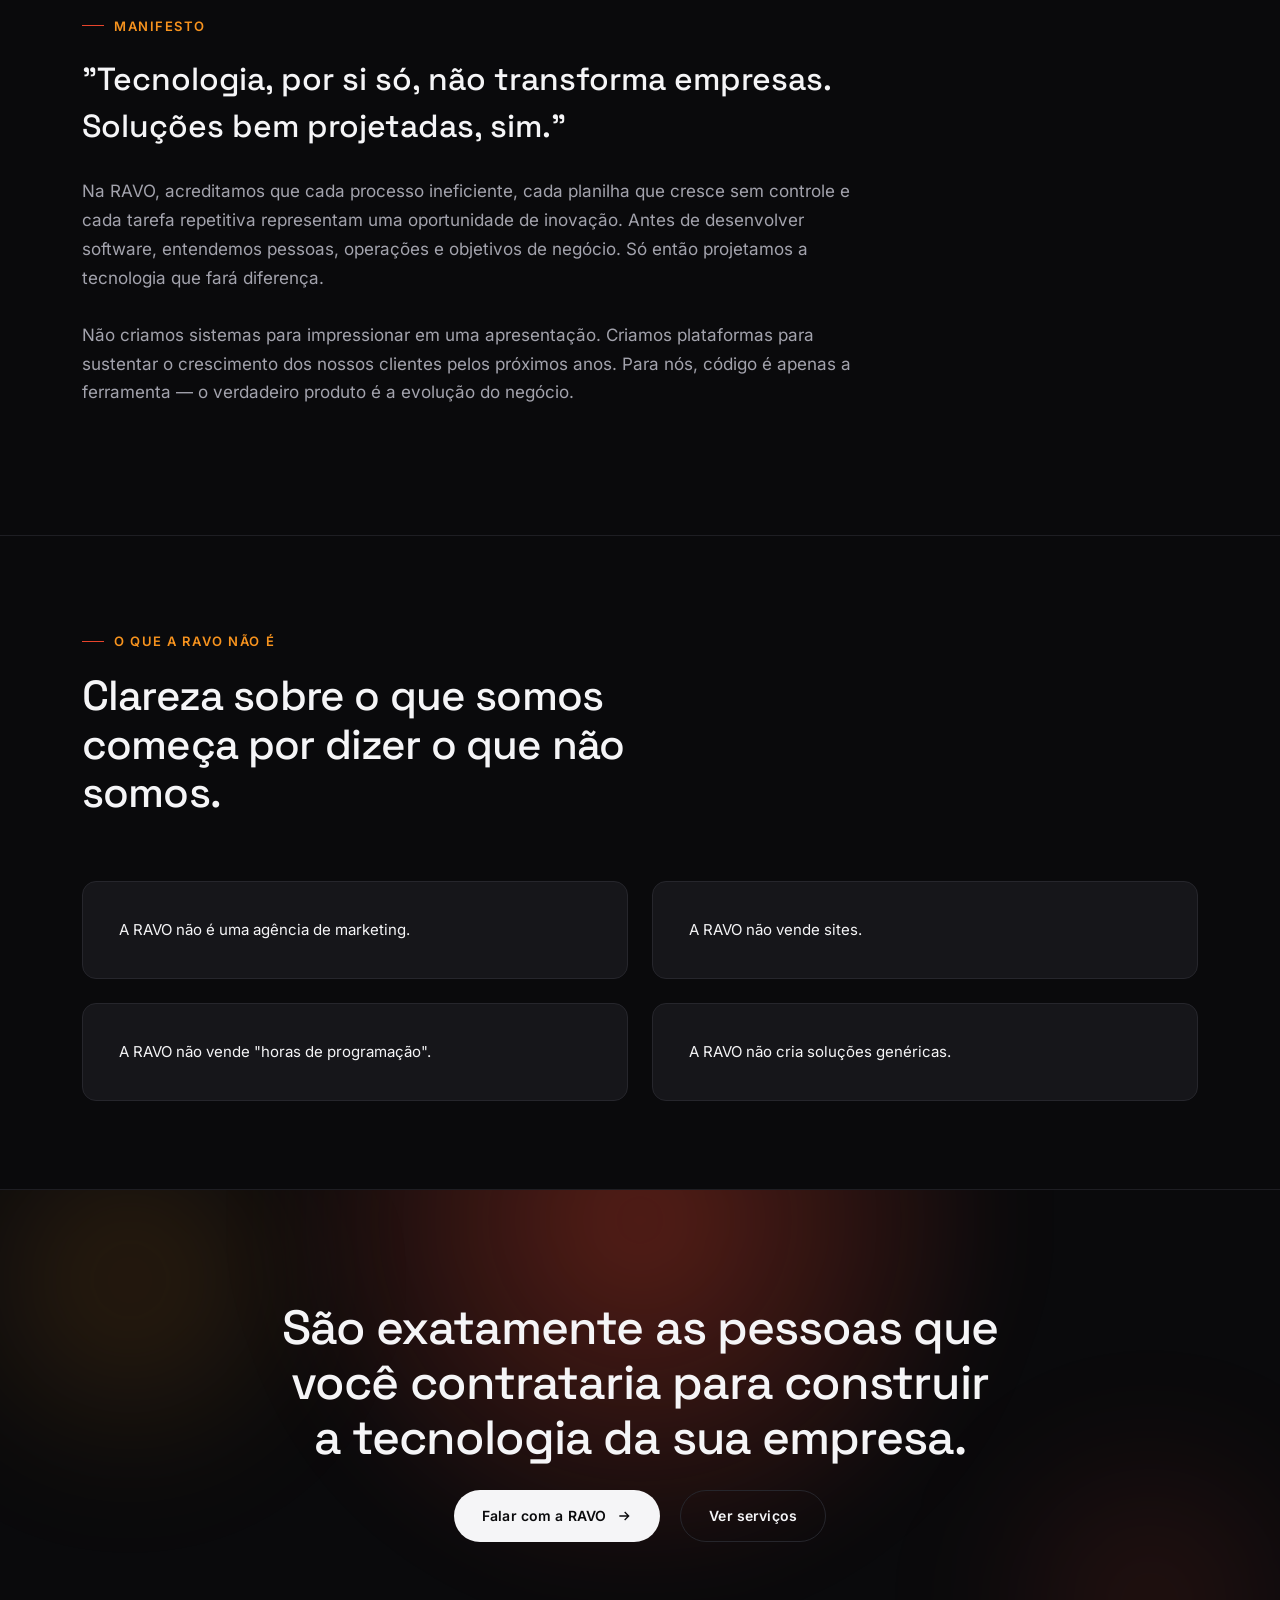
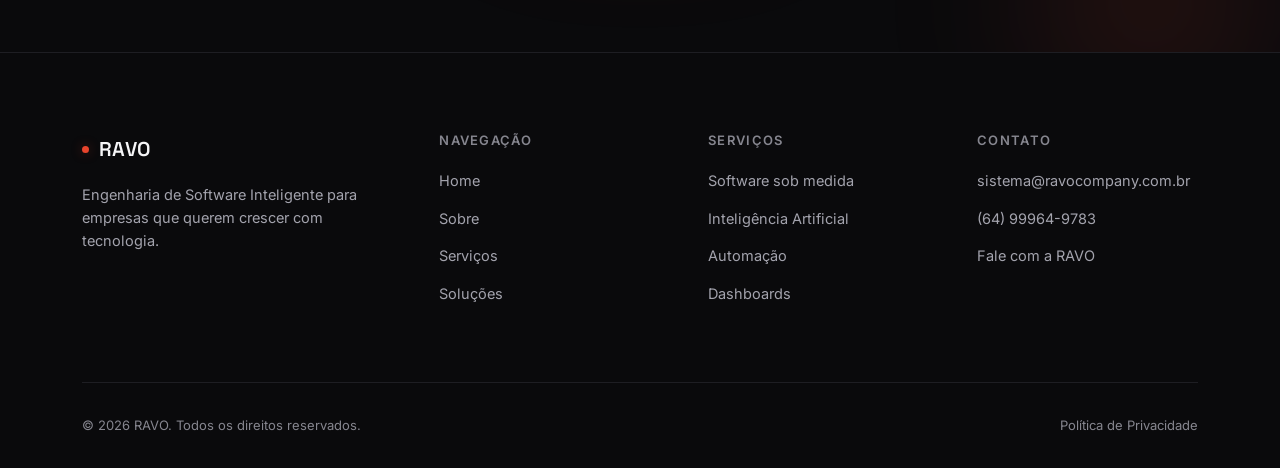
<file: sobre.html>
<!DOCTYPE html>
<html lang="pt-BR">
<head>
<meta charset="UTF-8">
<meta name="viewport" content="width=device-width, initial-scale=1.0">
<meta name="view-transition" content="same-origin">
<title>Sobre — RAVO</title>
<meta name="description" content="A RAVO é uma parceira tecnológica que projeta, desenvolve e evolui plataformas digitais capazes de transformar a forma como empresas operam, tomam decisões e crescem.">
<link rel="canonical" href="https://ravocompany.com.br/sobre.html">
<link rel="icon" type="image/svg+xml" href="assets/images/favicon.svg">
<link rel="alternate icon" href="assets/images/favicon.ico">
<link rel="apple-touch-icon" href="assets/images/apple-touch-icon.png">
<link rel="manifest" href="site.webmanifest">
<meta name="theme-color" content="#E8442C">
<meta property="og:type" content="website">
<meta property="og:site_name" content="RAVO">
<meta property="og:url" content="https://ravocompany.com.br/sobre.html">
<meta property="og:title" content="Sobre — RAVO">
<meta property="og:description" content="A RAVO é uma parceira tecnológica que projeta, desenvolve e evolui plataformas digitais capazes de transformar a forma como empresas operam, tomam decisões e crescem.">
<meta property="og:image" content="https://ravocompany.com.br/assets/images/og-image.png">
<meta property="og:image:width" content="1200">
<meta property="og:image:height" content="630">
<meta name="twitter:card" content="summary_large_image">
<meta name="twitter:title" content="Sobre — RAVO">
<meta name="twitter:description" content="A RAVO é uma parceira tecnológica que projeta, desenvolve e evolui plataformas digitais capazes de transformar a forma como empresas operam, tomam decisões e crescem.">
<meta name="twitter:image" content="https://ravocompany.com.br/assets/images/og-image.png">
<link rel="stylesheet" href="assets/css/styles.min.css">
<script type="application/ld+json">
{
  "@context": "https://schema.org",
  "@type": "Organization",
  "name": "RAVO",
  "url": "https://ravocompany.com.br/",
  "logo": "https://ravocompany.com.br/assets/images/favicon.svg",
  "description": "A RAVO é uma AI Software House que projeta, desenvolve e evolui plataformas digitais que aumentam produtividade, automatizam processos e geram vantagem competitiva.",
  "email": "sistema@ravocompany.com.br",
  "telephone": "+55-64-99964-9783",
  "areaServed": "BR"
}
</script>
</head>
<body>

<a href="#main-content" class="skip-link">Pular para o conteúdo</a>
<div class="grain" aria-hidden="true"></div>

<!-- ===== HEADER ===== -->
<header class="header">
  <div class="container">
    <a href="index.html" class="logo"><span class="dot"></span>RAVO</a>
    <nav class="nav-desktop">
      <div class="nav-links">
        <a href="index.html">Home</a>
        <a href="sobre.html">Sobre</a>
        <a href="servicos.html">Serviços</a>
        <a href="solucoes.html">Soluções</a>
        <a href="contato.html">Contato</a>
      </div>
      <a href="contato.html" class="btn btn-primary">Fale com a RAVO
        <svg viewBox="0 0 24 24" fill="none" stroke="currentColor" stroke-width="2"><path d="M5 12h14M13 6l6 6-6 6"/></svg>
      </a>
    </nav>
    <button class="nav-toggle" id="nav-toggle" aria-label="Abrir menu" aria-expanded="false" aria-controls="nav-mobile-menu"><span></span><span></span><span></span></button>
  </div>
</header>

<nav class="nav-mobile" id="nav-mobile-menu" aria-label="Menu mobile">
  <a href="index.html">Home</a>
  <a href="sobre.html">Sobre</a>
  <a href="servicos.html">Serviços</a>
  <a href="solucoes.html">Soluções</a>
  <a href="contato.html">Contato</a>
  <a href="contato.html" class="btn btn-primary">Fale com a RAVO</a>
</nav>

<!-- ===== PAGE HERO ===== -->
<section class="hero page-hero" id="main-content">
  <div class="hero-grid"></div>
  <div class="hero-glow"></div>
  <svg class="hero-network" viewBox="0 0 1000 480" preserveAspectRatio="xMidYMid slice" aria-hidden="true">
    <g class="links">
      <line class="link" x1="640" y1="140" x2="540" y2="90"/>
      <line class="link-flow" x1="640" y1="140" x2="820" y2="200"/>
      <line class="link" x1="820" y1="200" x2="900" y2="110"/>
      <line class="link" x1="820" y1="200" x2="760" y2="330"/>
      <line class="link-flow" x1="640" y1="140" x2="600" y2="300"/>
      <line class="link" x1="600" y1="300" x2="470" y2="360"/>
    </g>
    <g class="nodes">
      <circle class="node" cx="540" cy="90" r="3" style="animation-delay:.3s"/>
      <circle class="node" cx="900" cy="110" r="3" style="animation-delay:1.1s"/>
      <circle class="node" cx="760" cy="330" r="3" style="animation-delay:.8s"/>
      <circle class="node" cx="470" cy="360" r="3" style="animation-delay:1.6s"/>
      <circle class="hub" cx="640" cy="140" r="5"/>
      <circle class="hub" cx="600" cy="300" r="5" style="animation-delay:1.4s"/>
    </g>
  </svg>
  <div class="container">
    <div class="hero-badge reveal is-visible"><span class="dot"></span>Sobre a RAVO</div>
    <h1 class="reveal is-visible">Tecnologia, por si só, não transforma empresas. Soluções bem projetadas, sim.</h1>
    <p class="reveal is-visible">A RAVO é uma AI Software House especializada em transformar problemas complexos de negócio em soluções tecnológicas inteligentes. Não somos uma agência de marketing, nem uma fábrica de software — não vendemos horas de desenvolvimento.</p>
  </div>
</section>

<!-- ===== QUEM SOMOS ===== -->
<section class="section">
  <div class="container">
    <div class="grid grid-2" style="align-items:start; gap:64px;">
      <div class="reveal">
        <div class="section-label">Quem somos</div>
        <h2 style="font-size:clamp(26px,3vw,36px); margin-bottom:20px;">Projetamos ecossistemas tecnológicos completos.</h2>
        <p style="color:var(--text-muted); font-size:16.5px; line-height:1.8;">Enquanto muitas empresas desenvolvem sistemas, a RAVO projeta ecossistemas tecnológicos completos — combinando engenharia de software, inteligência artificial, arquitetura de sistemas, automação de processos, integrações, experiência do usuário e estratégia de negócio.</p>
      </div>
      <div class="reveal">
        <p style="color:var(--text-muted); font-size:16.5px; line-height:1.8; margin-bottom:20px;">Nosso foco não é criar software. Nosso foco é eliminar gargalos operacionais, aumentar eficiência e impulsionar crescimento.</p>
        <p style="color:var(--text-muted); font-size:16.5px; line-height:1.8;">Acreditamos que tecnologia só tem valor quando resolve problemas reais. Por isso, cada projeto começa entendendo profundamente o negócio do cliente antes de qualquer linha de código ser escrita.</p>
      </div>
    </div>
  </div>
</section>

<!-- ===== PROPÓSITO / MISSÃO / VISÃO ===== -->
<section class="section section--tight">
  <div class="container">
    <div class="grid grid-3">
      <div class="card reveal">
        <div class="card-icon">
          <svg viewBox="0 0 24 24" fill="none" stroke="currentColor" stroke-width="1.8"><circle cx="12" cy="12" r="9"/><circle cx="12" cy="12" r="4"/><circle cx="12" cy="12" r="0.5" fill="currentColor"/></svg>
        </div>
        <h3>Propósito</h3>
        <p>Construir tecnologia que permita às empresas crescerem sem que a operação se torne um obstáculo.</p>
      </div>
      <div class="card reveal">
        <div class="card-icon">
          <svg viewBox="0 0 24 24" fill="none" stroke="currentColor" stroke-width="1.8"><path d="M13 2L3 14h7l-1 8 11-14h-7l1-6z"/></svg>
        </div>
        <h3>Missão</h3>
        <p>Desenvolver soluções inteligentes que simplificam processos, automatizam operações e ajudam empresas a crescer através da tecnologia.</p>
      </div>
      <div class="card reveal">
        <div class="card-icon">
          <svg viewBox="0 0 24 24" fill="none" stroke="currentColor" stroke-width="1.8"><path d="M2 12s4-7 10-7 10 7 10 7-4 7-10 7-10-7-10-7z"/><circle cx="12" cy="12" r="3"/></svg>
        </div>
        <h3>Visão</h3>
        <p>Ser reconhecida como uma das principais AI Software Houses do Brasil, desenvolvendo produtos digitais que redefinem a forma como empresas utilizam tecnologia.</p>
      </div>
    </div>
  </div>
</section>

<!-- ===== VALORES ===== -->
<section class="section">
  <div class="container">
    <div class="section-head reveal">
      <div class="section-label">Valores</div>
      <h2>Princípios que guiam cada decisão técnica e estratégica.</h2>
    </div>
    <div class="pill-group reveal">
      <span class="pill">Excelência Técnica</span>
      <span class="pill">Simplicidade</span>
      <span class="pill">Performance</span>
      <span class="pill">Transparência</span>
      <span class="pill">Segurança</span>
      <span class="pill">Inovação</span>
      <span class="pill">Evolução Contínua</span>
      <span class="pill">Compromisso com Resultado</span>
    </div>
  </div>
</section>

<!-- ===== PERFIL DE CLIENTE ===== -->
<section class="section section--tight">
  <div class="container">
    <div class="section-head reveal">
      <div class="section-label">Perfil de cliente</div>
      <h2>Empresas que cresceram — e sentem o peso da própria operação.</h2>
    </div>
    <div class="rows reveal">
      <div class="row" style="grid-template-columns:1fr 1fr;">
        <p style="color:var(--text-muted);">Cresceram rápido e possuem muitos processos manuais</p>
        <p style="color:var(--text-muted);">Utilizam dezenas de planilhas para operar</p>
      </div>
      <div class="row" style="grid-template-columns:1fr 1fr;">
        <p style="color:var(--text-muted);">Têm retrabalho constante entre equipes</p>
        <p style="color:var(--text-muted);">Sofrem com falta de integração entre sistemas</p>
      </div>
      <div class="row" style="grid-template-columns:1fr 1fr;">
        <p style="color:var(--text-muted);">Precisam de indicadores em tempo real</p>
        <p style="color:var(--text-muted);">Querem utilizar Inteligência Artificial de forma prática</p>
      </div>
    </div>
  </div>
</section>

<!-- ===== MANIFESTO ===== -->
<section class="section">
  <div class="container">
    <div class="section-label reveal">Manifesto</div>
    <div class="quote-block reveal">
      <p>"Tecnologia, por si só, não transforma empresas. Soluções bem projetadas, sim."</p>
      <p>Na RAVO, acreditamos que cada processo ineficiente, cada planilha que cresce sem controle e cada tarefa repetitiva representam uma oportunidade de inovação. Antes de desenvolver software, entendemos pessoas, operações e objetivos de negócio. Só então projetamos a tecnologia que fará diferença.</p>
      <p>Não criamos sistemas para impressionar em uma apresentação. Criamos plataformas para sustentar o crescimento dos nossos clientes pelos próximos anos. Para nós, código é apenas a ferramenta — o verdadeiro produto é a evolução do negócio.</p>
    </div>
  </div>
</section>

<!-- ===== O QUE A RAVO NÃO É ===== -->
<section class="section section--tight">
  <div class="container">
    <div class="section-head reveal">
      <div class="section-label">O que a RAVO não é</div>
      <h2>Clareza sobre o que somos começa por dizer o que não somos.</h2>
    </div>
    <div class="grid grid-2 reveal">
      <div class="card"><p style="margin:0; color:var(--text);">A RAVO não é uma agência de marketing.</p></div>
      <div class="card"><p style="margin:0; color:var(--text);">A RAVO não vende sites.</p></div>
      <div class="card"><p style="margin:0; color:var(--text);">A RAVO não vende "horas de programação".</p></div>
      <div class="card"><p style="margin:0; color:var(--text);">A RAVO não cria soluções genéricas.</p></div>
    </div>
  </div>
</section>

<!-- ===== CTA ===== -->
<section class="cta-band section">
  <div class="hero-glow" style="top:-320px;"></div>
  <div class="container">
    <h2 class="reveal">São exatamente as pessoas que você contrataria para construir a tecnologia da sua empresa.</h2>
    <div class="cta-actions reveal">
      <a href="contato.html" class="btn btn-primary">Falar com a RAVO
        <svg viewBox="0 0 24 24" fill="none" stroke="currentColor" stroke-width="2"><path d="M5 12h14M13 6l6 6-6 6"/></svg>
      </a>
      <a href="servicos.html" class="btn btn-outline">Ver serviços</a>
    </div>
  </div>
</section>

<!-- ===== FOOTER ===== -->
<footer class="footer">
  <div class="container">
    <div class="footer-top">
      <div class="footer-brand">
        <a href="index.html" class="logo"><span class="dot"></span>RAVO</a>
        <p>Engenharia de Software Inteligente para empresas que querem crescer com tecnologia.</p>
      </div>
      <div class="footer-col">
        <h4>Navegação</h4>
        <ul>
          <li><a href="index.html">Home</a></li>
          <li><a href="sobre.html">Sobre</a></li>
          <li><a href="servicos.html">Serviços</a></li>
          <li><a href="solucoes.html">Soluções</a></li>
        </ul>
      </div>
      <div class="footer-col">
        <h4>Serviços</h4>
        <ul>
          <li><a href="servicos.html#software">Software sob medida</a></li>
          <li><a href="servicos.html#ia">Inteligência Artificial</a></li>
          <li><a href="servicos.html#automacao">Automação</a></li>
          <li><a href="servicos.html#dashboards">Dashboards</a></li>
        </ul>
      </div>
      <div class="footer-col">
        <h4>Contato</h4>
        <ul>
          <li><a href="mailto:sistema@ravocompany.com.br">sistema@ravocompany.com.br</a></li>
          <li><a href="tel:+5564999649783">(64) 99964-9783</a></li>
          <li><a href="contato.html">Fale com a RAVO</a></li>
        </ul>
      </div>
    </div>
    <div class="footer-bottom">
      <span>© 2026 RAVO. Todos os direitos reservados.</span>
      <span><a href="privacidade.html" style="color:var(--text-faint);">Política de Privacidade</a></span>
    </div>
  </div>
</footer>

<a href="https://wa.me/5564999649783?text=Ol%C3%A1%2C%20vim%20pelo%20site%20da%20RAVO%20e%20gostaria%20de%20saber%20mais." class="whatsapp-float" target="_blank" rel="noopener" aria-label="Falar com a RAVO no WhatsApp">
  <svg viewBox="0 0 24 24" fill="currentColor" aria-hidden="true"><path d="M12.001 2C6.478 2 2 6.477 2 12c0 1.85.499 3.583 1.37 5.073L2 22l5.064-1.327A9.953 9.953 0 0012.001 22C17.524 22 22 17.523 22 12S17.524 2 12.001 2zm5.475 14.163c-.232.652-1.15 1.204-1.884 1.363-.501.106-1.155.19-3.359-.72-2.82-1.166-4.633-4.028-4.775-4.215-.137-.187-1.15-1.53-1.15-2.919 0-1.389.73-2.072.988-2.355.259-.283.564-.354.752-.354.187 0 .376.002.54.01.173.008.406-.066.635.484.232.56.79 1.933.86 2.074.07.14.117.304.023.49-.093.187-.14.303-.28.467-.14.164-.294.366-.42.492-.14.14-.286.293-.123.575.163.283.726 1.198 1.559 1.94 1.071.955 1.973 1.251 2.256 1.391.283.14.448.117.612-.07.164-.187.7-.815.887-1.095.187-.28.375-.234.632-.14.259.093 1.634.771 1.914.911.28.14.467.21.536.327.07.117.07.677-.163 1.329z"/></svg>
</a>

<script src="assets/js/script.min.js"></script>
</body>
</html>
</file>
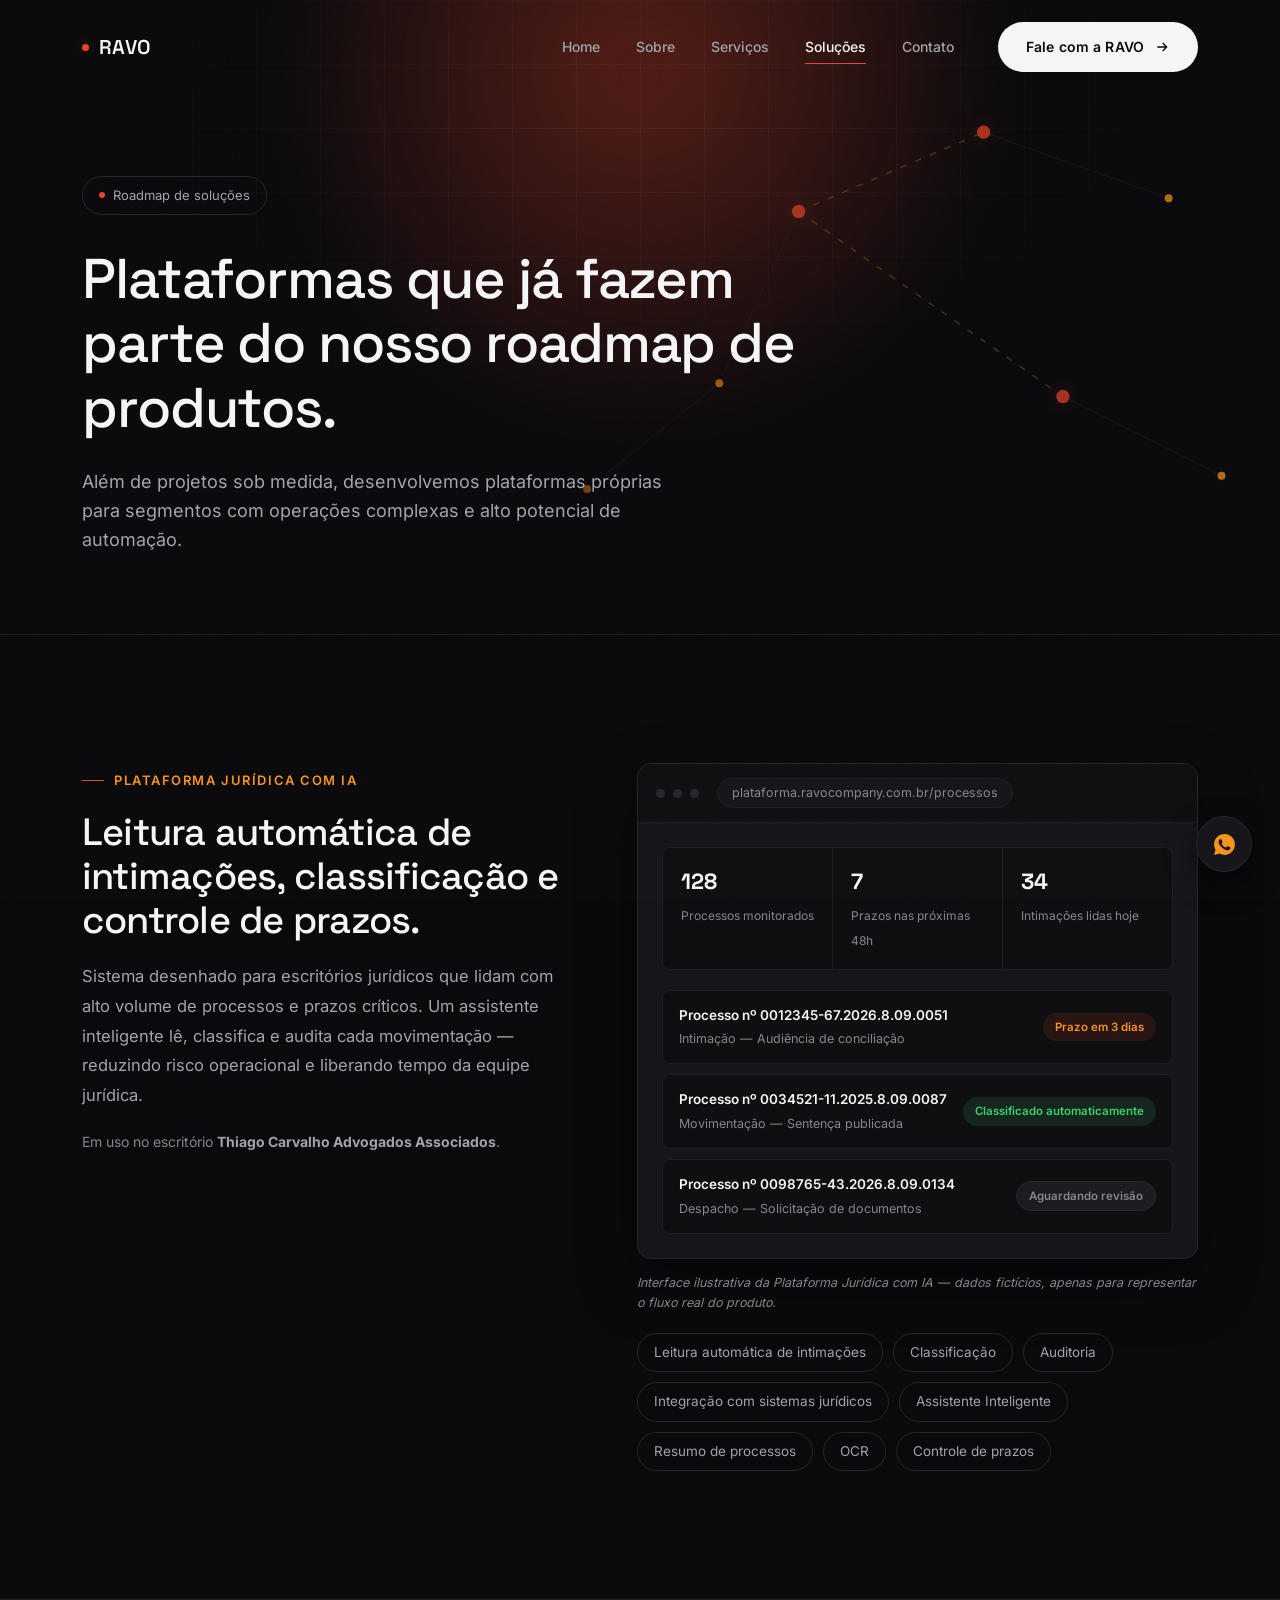
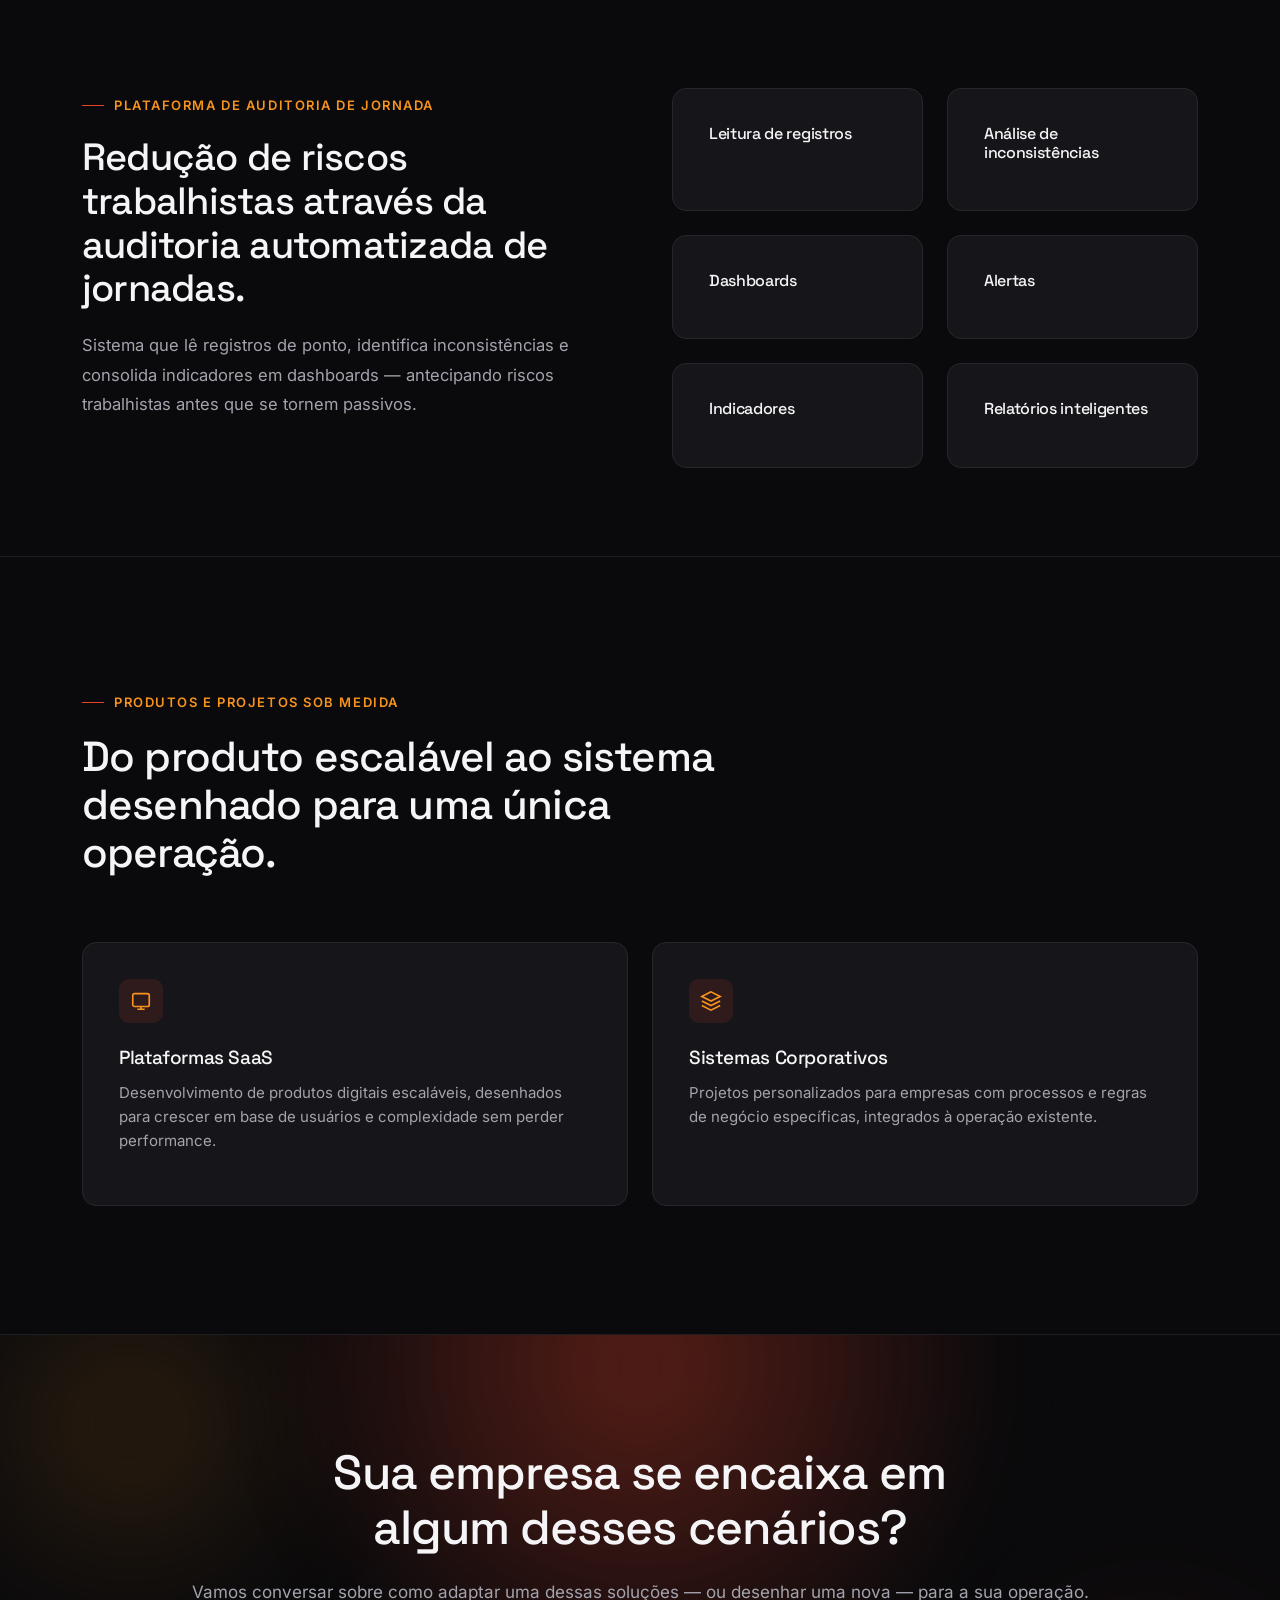
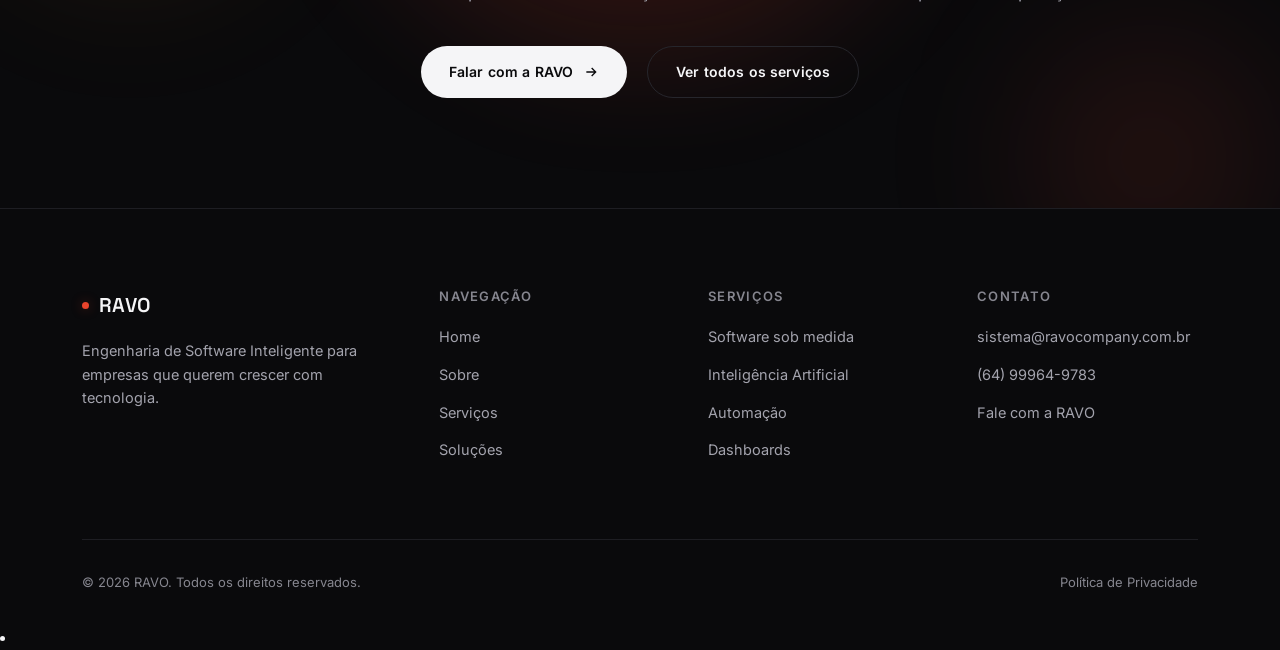
<file: solucoes.html>
<!DOCTYPE html>
<html lang="pt-BR">
<head>
<meta charset="UTF-8">
<meta name="viewport" content="width=device-width, initial-scale=1.0">
<meta name="view-transition" content="same-origin">
<title>Soluções — RAVO</title>
<meta name="description" content="Plataforma Jurídica com IA, Plataforma de Auditoria de Jornada, Plataformas SaaS e Sistemas Corporativos — o roadmap de soluções da RAVO.">
<link rel="canonical" href="https://ravocompany.com.br/solucoes.html">
<link rel="icon" type="image/svg+xml" href="assets/images/favicon.svg">
<link rel="alternate icon" href="assets/images/favicon.ico">
<link rel="apple-touch-icon" href="assets/images/apple-touch-icon.png">
<link rel="manifest" href="site.webmanifest">
<meta name="theme-color" content="#E8442C">
<meta property="og:type" content="website">
<meta property="og:site_name" content="RAVO">
<meta property="og:url" content="https://ravocompany.com.br/solucoes.html">
<meta property="og:title" content="Soluções — RAVO">
<meta property="og:description" content="Plataforma Jurídica com IA, Plataforma de Auditoria de Jornada, Plataformas SaaS e Sistemas Corporativos — o roadmap de soluções da RAVO.">
<meta property="og:image" content="https://ravocompany.com.br/assets/images/og-image.png">
<meta property="og:image:width" content="1200">
<meta property="og:image:height" content="630">
<meta name="twitter:card" content="summary_large_image">
<meta name="twitter:title" content="Soluções — RAVO">
<meta name="twitter:description" content="Plataforma Jurídica com IA, Plataforma de Auditoria de Jornada, Plataformas SaaS e Sistemas Corporativos — o roadmap de soluções da RAVO.">
<meta name="twitter:image" content="https://ravocompany.com.br/assets/images/og-image.png">
<link rel="stylesheet" href="assets/css/styles.min.css">
<script type="application/ld+json">
{
  "@context": "https://schema.org",
  "@type": "Organization",
  "name": "RAVO",
  "url": "https://ravocompany.com.br/",
  "logo": "https://ravocompany.com.br/assets/images/favicon.svg",
  "description": "A RAVO é uma AI Software House que projeta, desenvolve e evolui plataformas digitais que aumentam produtividade, automatizam processos e geram vantagem competitiva.",
  "email": "sistema@ravocompany.com.br",
  "telephone": "+55-64-99964-9783",
  "areaServed": "BR"
}
</script>
</head>
<body>

<a href="#main-content" class="skip-link">Pular para o conteúdo</a>
<div class="grain" aria-hidden="true"></div>

<header class="header">
  <div class="container">
    <a href="index.html" class="logo"><span class="dot"></span>RAVO</a>
    <nav class="nav-desktop">
      <div class="nav-links">
        <a href="index.html">Home</a>
        <a href="sobre.html">Sobre</a>
        <a href="servicos.html">Serviços</a>
        <a href="solucoes.html">Soluções</a>
        <a href="contato.html">Contato</a>
      </div>
      <a href="contato.html" class="btn btn-primary">Fale com a RAVO
        <svg viewBox="0 0 24 24" fill="none" stroke="currentColor" stroke-width="2"><path d="M5 12h14M13 6l6 6-6 6"/></svg>
      </a>
    </nav>
    <button class="nav-toggle" id="nav-toggle" aria-label="Abrir menu" aria-expanded="false" aria-controls="nav-mobile-menu"><span></span><span></span><span></span></button>
  </div>
</header>

<nav class="nav-mobile" id="nav-mobile-menu" aria-label="Menu mobile">
  <a href="index.html">Home</a>
  <a href="sobre.html">Sobre</a>
  <a href="servicos.html">Serviços</a>
  <a href="solucoes.html">Soluções</a>
  <a href="contato.html">Contato</a>
  <a href="contato.html" class="btn btn-primary">Fale com a RAVO</a>
</nav>

<!-- ===== PAGE HERO ===== -->
<section class="hero page-hero" id="main-content">
  <div class="hero-grid"></div>
  <div class="hero-glow"></div>
  <svg class="hero-network" viewBox="0 0 1000 480" preserveAspectRatio="xMidYMid slice" aria-hidden="true">
    <g class="links">
      <line class="link-flow" x1="620" y1="160" x2="760" y2="100"/>
      <line class="link" x1="760" y1="100" x2="900" y2="150"/>
      <line class="link" x1="620" y1="160" x2="560" y2="290"/>
      <line class="link-flow" x1="620" y1="160" x2="820" y2="300"/>
      <line class="link" x1="820" y1="300" x2="940" y2="360"/>
      <line class="link" x1="560" y1="290" x2="460" y2="370"/>
    </g>
    <g class="nodes">
      <circle class="node" cx="900" cy="150" r="3" style="animation-delay:.5s"/>
      <circle class="node" cx="560" cy="290" r="3" style="animation-delay:1.2s"/>
      <circle class="node" cx="940" cy="360" r="3" style="animation-delay:.7s"/>
      <circle class="node" cx="460" cy="370" r="3" style="animation-delay:1.7s"/>
      <circle class="hub" cx="760" cy="100" r="5" style="animation-delay:.6s"/>
      <circle class="hub" cx="620" cy="160" r="5"/>
      <circle class="hub" cx="820" cy="300" r="5" style="animation-delay:1.9s"/>
    </g>
  </svg>
  <div class="container">
    <div class="hero-badge reveal is-visible"><span class="dot"></span>Roadmap de soluções</div>
    <h1 class="reveal is-visible">Plataformas que já fazem parte do nosso roadmap de produtos.</h1>
    <p class="reveal is-visible">Além de projetos sob medida, desenvolvemos plataformas próprias para segmentos com operações complexas e alto potencial de automação.</p>
  </div>
</section>

<!-- ===== PLATAFORMA JURÍDICA ===== -->
<section class="section" id="juridica">
  <div class="container">
    <div class="grid grid-2" style="align-items:start; gap:64px;">
      <div class="reveal">
        <div class="section-label">Plataforma Jurídica com IA</div>
        <h2 style="font-size:clamp(26px,3vw,38px); margin-bottom:20px; max-width:560px;">Leitura automática de intimações, classificação e controle de prazos.</h2>
        <p style="color:var(--text-muted); font-size:16.5px; line-height:1.8;">Sistema desenhado para escritórios jurídicos que lidam com alto volume de processos e prazos críticos. Um assistente inteligente lê, classifica e audita cada movimentação — reduzindo risco operacional e liberando tempo da equipe jurídica.</p>
        <p style="margin-top:20px; font-size:14px; color:var(--text-faint);">Em uso no escritório <strong style="color:var(--text-muted);">Thiago Carvalho Advogados Associados</strong>.</p>
      </div>
      <div class="reveal">
        <div class="mockup-window">
          <div class="mockup-bar">
            <span class="mockup-dot"></span><span class="mockup-dot"></span><span class="mockup-dot"></span>
            <span class="mockup-url">plataforma.ravocompany.com.br/processos</span>
          </div>
          <div class="mockup-body">
            <div class="mockup-stats">
              <div class="mockup-stat"><strong>128</strong><span>Processos monitorados</span></div>
              <div class="mockup-stat"><strong>7</strong><span>Prazos nas próximas 48h</span></div>
              <div class="mockup-stat"><strong>34</strong><span>Intimações lidas hoje</span></div>
            </div>
            <div class="mockup-table">
              <div class="mockup-row">
                <div class="mockup-row-main">
                  <strong>Processo nº 0012345-67.2026.8.09.0051</strong>
                  <span>Intimação — Audiência de conciliação</span>
                </div>
                <span class="mockup-status mockup-status--warning">Prazo em 3 dias</span>
              </div>
              <div class="mockup-row">
                <div class="mockup-row-main">
                  <strong>Processo nº 0034521-11.2025.8.09.0087</strong>
                  <span>Movimentação — Sentença publicada</span>
                </div>
                <span class="mockup-status mockup-status--done">Classificado automaticamente</span>
              </div>
              <div class="mockup-row">
                <div class="mockup-row-main">
                  <strong>Processo nº 0098765-43.2026.8.09.0134</strong>
                  <span>Despacho — Solicitação de documentos</span>
                </div>
                <span class="mockup-status mockup-status--neutral">Aguardando revisão</span>
              </div>
            </div>
          </div>
        </div>
        <p class="mockup-caption">Interface ilustrativa da Plataforma Jurídica com IA — dados fictícios, apenas para representar o fluxo real do produto.</p>
        <div class="pill-group" style="margin-top:20px;">
          <span class="pill">Leitura automática de intimações</span>
          <span class="pill">Classificação</span>
          <span class="pill">Auditoria</span>
          <span class="pill">Integração com sistemas jurídicos</span>
          <span class="pill">Assistente Inteligente</span>
          <span class="pill">Resumo de processos</span>
          <span class="pill">OCR</span>
          <span class="pill">Controle de prazos</span>
        </div>
      </div>
    </div>
  </div>
</section>

<!-- ===== AUDITORIA DE JORNADA ===== -->
<section class="section section--tight" id="jornada">
  <div class="container">
    <div class="grid grid-2" style="align-items:start; gap:64px;">
      <div class="grid grid-2 reveal" style="order:2;">
        <div class="card"><h3 style="font-size:16px;">Leitura de registros</h3></div>
        <div class="card"><h3 style="font-size:16px;">Análise de inconsistências</h3></div>
        <div class="card"><h3 style="font-size:16px;">Dashboards</h3></div>
        <div class="card"><h3 style="font-size:16px;">Alertas</h3></div>
        <div class="card"><h3 style="font-size:16px;">Indicadores</h3></div>
        <div class="card"><h3 style="font-size:16px;">Relatórios inteligentes</h3></div>
      </div>
      <div class="reveal">
        <div class="section-label">Plataforma de Auditoria de Jornada</div>
        <h2 style="font-size:clamp(26px,3vw,38px); margin-bottom:20px; max-width:560px;">Redução de riscos trabalhistas através da auditoria automatizada de jornadas.</h2>
        <p style="color:var(--text-muted); font-size:16.5px; line-height:1.8;">Sistema que lê registros de ponto, identifica inconsistências e consolida indicadores em dashboards — antecipando riscos trabalhistas antes que se tornem passivos.</p>
      </div>
    </div>
  </div>
</section>

<!-- ===== PLATAFORMAS SAAS + SISTEMAS CORPORATIVOS ===== -->
<section class="section" id="saas">
  <div class="container">
    <div class="section-head reveal">
      <div class="section-label">Produtos e projetos sob medida</div>
      <h2>Do produto escalável ao sistema desenhado para uma única operação.</h2>
    </div>
    <div class="grid grid-2">
      <div class="card reveal">
        <div class="card-icon">
          <svg viewBox="0 0 24 24" fill="none" stroke="currentColor" stroke-width="1.8"><rect x="3" y="4" width="18" height="14" rx="2"/><path d="M8 21h8M12 18v3"/></svg>
        </div>
        <h3>Plataformas SaaS</h3>
        <p>Desenvolvimento de produtos digitais escaláveis, desenhados para crescer em base de usuários e complexidade sem perder performance.</p>
      </div>
      <div class="card reveal">
        <div class="card-icon">
          <svg viewBox="0 0 24 24" fill="none" stroke="currentColor" stroke-width="1.8"><path d="M12 2L2 7l10 5 10-5-10-5z"/><path d="M2 17l10 5 10-5"/><path d="M2 12l10 5 10-5"/></svg>
        </div>
        <h3>Sistemas Corporativos</h3>
        <p>Projetos personalizados para empresas com processos e regras de negócio específicas, integrados à operação existente.</p>
      </div>
    </div>
  </div>
</section>

<!-- ===== CTA ===== -->
<section class="cta-band section">
  <div class="hero-glow" style="top:-320px;"></div>
  <div class="container">
    <h2 class="reveal">Sua empresa se encaixa em algum desses cenários?</h2>
    <p class="reveal">Vamos conversar sobre como adaptar uma dessas soluções — ou desenhar uma nova — para a sua operação.</p>
    <div class="cta-actions reveal">
      <a href="contato.html" class="btn btn-primary">Falar com a RAVO
        <svg viewBox="0 0 24 24" fill="none" stroke="currentColor" stroke-width="2"><path d="M5 12h14M13 6l6 6-6 6"/></svg>
      </a>
      <a href="servicos.html" class="btn btn-outline">Ver todos os serviços</a>
    </div>
  </div>
</section>

<footer class="footer">
  <div class="container">
    <div class="footer-top">
      <div class="footer-brand">
        <a href="index.html" class="logo"><span class="dot"></span>RAVO</a>
        <p>Engenharia de Software Inteligente para empresas que querem crescer com tecnologia.</p>
      </div>
      <div class="footer-col">
        <h4>Navegação</h4>
        <ul>
          <li><a href="index.html">Home</a></li>
          <li><a href="sobre.html">Sobre</a></li>
          <li><a href="servicos.html">Serviços</a></li>
          <li><a href="solucoes.html">Soluções</a></li>
        </ul>
      </div>
      <div class="footer-col">
        <h4>Serviços</h4>
        <ul>
          <li><a href="servicos.html#software">Software sob medida</a></li>
          <li><a href="servicos.html#ia">Inteligência Artificial</a></li>
          <li><a href="servicos.html#automacao">Automação</a></li>
          <li><a href="servicos.html#dashboards">Dashboards</a></li>
        </ul>
      </div>
      <div class="footer-col">
        <h4>Contato</h4>
        <ul>
          <li><a href="mailto:sistema@ravocompany.com.br">sistema@ravocompany.com.br</a></li>
          <li><a href="tel:+5564999649783">(64) 99964-9783</a></li>
          <li><a href="contato.html">Fale com a RAVO</a></li>
        </ul>
      </div>
    </div>
    <div class="footer-bottom">
      <span>© 2026 RAVO. Todos os direitos reservados.</span>
      <span><a href="privacidade.html" style="color:var(--text-faint);">Política de Privacidade</a></span>
    </div>
  </div>
</footer>

<a href="https://wa.me/5564999649783?text=Ol%C3%A1%2C%20vim%20pelo%20site%20da%20RAVO%20e%20gostaria%20de%20saber%20mais." class="whatsapp-float" target="_blank" rel="noopener" aria-label="Falar com a RAVO no WhatsApp">
  <svg viewBox="0 0 24 24" fill="currentColor" aria-hidden="true"><path d="M12.001 2C6.478 2 2 6.477 2 12c0 1.85.499 3.583 1.37 5.073L2 22l5.064-1.327A9.953 9.953 0 0012.001 22C17.524 22 22 17.523 22 12S17.524 2 12.001 2zm5.475 14.163c-.232.652-1.15 1.204-1.884 1.363-.501.106-1.155.19-3.359-.72-2.82-1.166-4.633-4.028-4.775-4.215-.137-.187-1.15-1.53-1.15-2.919 0-1.389.73-2.072.988-2.355.259-.283.564-.354.752-.354.187 0 .376.002.54.01.173.008.406-.066.635.484.232.56.79 1.933.86 2.074.07.14.117.304.023.49-.093.187-.14.303-.28.467-.14.164-.294.366-.42.492-.14.14-.286.293-.123.575.163.283.726 1.198 1.559 1.94 1.071.955 1.973 1.251 2.256 1.391.283.14.448.117.612-.07.164-.187.7-.815.887-1.095.187-.28.375-.234.632-.14.259.093 1.634.771 1.914.911.28.14.467.21.536.327.07.117.07.677-.163 1.329z"/></svg>
</a>

<script src="assets/js/script.min.js"></script>
</body>
</html>

          <li><a href="servicos
</file>
<file: assets/css/styles.min.css>
@keyframes viewFadeOut{to{opacity:0;transform:translateY(-10px)}}@keyframes viewFadeIn{0%{opacity:0;transform:translateY(10px)}}@keyframes nodeFade{0%,to{opacity:.3}50%{opacity:.9}}@keyframes nodePulse{0%,to{opacity:.55;transform:scale(1)}50%{opacity:1;transform:scale(1.25)}}@keyframes dashFlow{to{stroke-dashoffset:-48}}@font-face{font-family:"Inter";font-style:normal;font-weight:400;font-display:swap;src:url(../fonts/inter-400.woff2)format("woff2")}@font-face{font-family:"Inter";font-style:normal;font-weight:500;font-display:swap;src:url(../fonts/inter-500.woff2)format("woff2")}@font-face{font-family:"Inter";font-style:normal;font-weight:600;font-display:swap;src:url(../fonts/inter-600.woff2)format("woff2")}@font-face{font-family:"Inter";font-style:normal;font-weight:700;font-display:swap;src:url(../fonts/inter-700.woff2)format("woff2")}@font-face{font-family:"Space Grotesk";font-style:normal;font-weight:500;font-display:swap;src:url(../fonts/space-grotesk-500.woff2)format("woff2")}@font-face{font-family:"Space Grotesk";font-style:normal;font-weight:600;font-display:swap;src:url(../fonts/space-grotesk-600.woff2)format("woff2")}@font-face{font-family:"Space Grotesk";font-style:normal;font-weight:700;font-display:swap;src:url(../fonts/space-grotesk-700.woff2)format("woff2")}:root{--bg:#0a0a0c;--bg-alt:#0f0f12;--surface:#16161a;--surface-2:#1c1c21;--border:#26262c;--border-soft:#1e1e23;--text:#f5f5f7;--text-muted:#a3a3ad;--text-faint:#86868f;--accent:#E8442C;--accent-2:#F7931E;--accent-soft:rgba(232, 68, 44, 0.12);--accent-glow:rgba(232, 68, 44, 0.35);--font-head:'Space Grotesk', 'Inter', sans-serif;--font-body:'Inter', sans-serif;--container:1180px;--radius:14px;--radius-sm:8px;--ease:cubic-bezier(0.16, 1, 0.3, 1)}*{margin:0;padding:0;box-sizing:border-box}html{scroll-behavior:smooth;color-scheme:dark}body{background:var(--bg);color:var(--text);font-family:var(--font-body);font-size:16px;line-height:1.6;-webkit-font-smoothing:antialiased;overflow-x:hidden}img,svg{display:block;max-width:100%}a,button{color:inherit}a{text-decoration:none}ul{list-style:none}button{font-family:inherit;cursor:pointer;border:0;background:0 0}h1,h2,h3,h4{font-family:var(--font-head);font-weight:500;line-height:1.15;letter-spacing:-.02em}::selection{background:var(--accent);color:#fff}.container{max-width:var(--container);margin:0 auto;padding:0 32px}.section{position:relative;padding:128px 0;border-top:1px solid var(--border-soft)}.section--tight{padding:88px 0}.section-label{display:inline-flex;align-items:center;gap:10px;font-size:13px;font-weight:600;letter-spacing:.12em;text-transform:uppercase;color:var(--accent-2);margin-bottom:20px}.nav-links a.active::after,.section-label::before{content:"";width:22px;height:1px;background:var(--accent)}.section-head{max-width:680px;margin-bottom:64px}.section-head h2{font-size:clamp(28px,3.4vw,42px);margin-bottom:20px}.section-head p{font-size:17px;max-width:560px}.eyebrow,.section-head p{color:var(--text-muted)}.btn{display:inline-flex;align-items:center;gap:10px;padding:14px 28px;border-radius:999px;font-size:14px;font-weight:600;letter-spacing:.01em;transition:all .35s var(--ease);white-space:nowrap}.btn-primary{position:relative;background:var(--text);color:#0a0a0c;overflow:hidden}.btn-primary::after{content:"";position:absolute;top:0;left:-60%;width:40%;height:100%;background:linear-gradient(120deg,transparent,rgba(255,255,255,.55),transparent);transform:skewX(-20deg);transition:left .65s var(--ease)}.btn-primary:hover::after{left:130%}.btn-primary:hover{background:var(--accent);color:#0a0a0c;transform:translateY(-2px)}.btn-outline{border:1px solid var(--border);color:var(--text)}.btn-outline:hover{border-color:var(--accent);background:var(--accent-soft);transform:translateY(-2px)}.btn-ghost,.nav-links a{color:var(--text-muted);font-size:14px;font-weight:500}.btn-ghost:hover,.footer-col a:hover,.nav-links a.active,.nav-links a:hover{color:var(--text)}.btn svg{width:16px;height:16px;transition:transform .35s var(--ease)}.btn:hover svg{transform:translateX(3px)}.header{position:fixed;top:0;left:0;right:0;z-index:100;padding:22px 0;transition:all .4s var(--ease);border-bottom:1px solid transparent}.header.is-scrolled{background:rgba(10,10,12,.85);backdrop-filter:blur(16px);-webkit-backdrop-filter:blur(16px);border-bottom:1px solid var(--border-soft);padding:16px 0}.header .container{justify-content:space-between}.header .container,.logo,.nav-desktop{display:flex;align-items:center}.logo{gap:10px;font-family:var(--font-head);font-size:20px;font-weight:600;letter-spacing:.02em}.logo .dot{width:7px;height:7px;border-radius:50%;background:var(--accent);box-shadow:0 0 12px var(--accent-glow)}.nav-desktop{gap:44px}.nav-links{display:flex;gap:36px}.nav-links a{transition:color .25s var(--ease);position:relative}.nav-links a.active::after{position:absolute;bottom:-6px;left:0;width:100%}.nav-toggle{display:none;flex-direction:column;gap:5px;z-index:200}.nav-toggle span{width:22px;height:1.5px;background:var(--text);transition:all .3s var(--ease)}.nav-toggle.is-active{z-index:250}.nav-toggle.is-active span:nth-child(1){transform:translateY(6.5px) rotate(45deg)}.nav-toggle.is-active span:nth-child(2){opacity:0}.nav-toggle.is-active span:nth-child(3){transform:translateY(-6.5px) rotate(-45deg)}.nav-mobile{position:fixed;inset:0;background:var(--bg);z-index:150;display:flex;flex-direction:column;justify-content:center;padding:32px;transform:translateY(-100%);visibility:hidden;transition:transform .5s var(--ease),visibility 0s linear .5s}.nav-mobile.is-open{transform:translateY(0);visibility:visible;transition:transform .5s var(--ease),visibility 0s linear 0s}.hero-stat strong,.nav-mobile a{display:block;font-family:var(--font-head)}.nav-mobile a{font-size:32px;padding:14px 0;border-bottom:1px solid var(--border-soft);color:var(--text)}.nav-mobile .btn{margin-top:32px;align-self:flex-start}.hero{position:relative;padding:200px 0 120px;overflow:hidden}.hero-grid{position:absolute;inset:0;background-image:linear-gradient(to right,var(--border-soft) 1px,transparent 1px),linear-gradient(to bottom,var(--border-soft) 1px,transparent 1px);background-size:64px 64px;mask-image:radial-gradient(ellipse 60% 50%at 50% 20%,#000 10%,transparent 75%);-webkit-mask-image:radial-gradient(ellipse 60% 50%at 50% 20%,#000 10%,transparent 75%);opacity:.6}.card::before,.hero-glow{position:absolute;pointer-events:none}.hero-glow{top:-280px;left:50%;transform:translateX(-50%);width:900px;height:700px;background:radial-gradient(circle,var(--accent-glow) 0%,transparent 65%);filter:blur(40px)}.hero-content{position:relative;max-width:880px}.hero-badge{display:inline-flex;align-items:center;gap:8px;padding:8px 16px;border:1px solid var(--border);border-radius:999px;font-size:13px;color:var(--text-muted);margin-bottom:32px}.hero-badge .dot{width:6px;height:6px;border-radius:50%;background:var(--accent)}.hero h1{font-size:clamp(38px,5.6vw,74px);margin-bottom:28px}.hero h1 em{font-style:normal;color:var(--accent-2)}.hero-lede{font-size:19px;color:var(--text-muted);max-width:620px;margin-bottom:44px}.card ul,.hero-actions{display:flex;flex-wrap:wrap}.hero-actions{align-items:center;gap:20px;margin-bottom:80px}.hero-stats{position:relative;display:grid;grid-template-columns:repeat(4,1fr);gap:1px;background:var(--border-soft);border:1px solid var(--border-soft);border-radius:var(--radius);overflow:hidden}.hero-stat{background:var(--bg-alt);padding:26px 24px}.hero-stat strong{font-size:30px;margin-bottom:4px}.hero-stat span{font-size:13px;color:var(--text-faint)}.grid{display:grid;gap:24px}.grid-2{grid-template-columns:repeat(2,1fr)}.grid-3{grid-template-columns:repeat(3,1fr)}.grid-4{grid-template-columns:repeat(4,1fr)}.card,.card ul li{border:1px solid var(--border)}.card{background:var(--surface);border-radius:var(--radius);padding:36px;transition:all .4s var(--ease);display:flex;flex-direction:column;overflow:hidden}.card::before{content:"";inset:0;background:radial-gradient(320px circle at var(--mx, 50%) var(--my, 50%),rgba(247,147,30,.14),transparent 70%);opacity:0;transition:opacity .4s var(--ease)}.card:hover{border-color:var(--accent);background:var(--surface-2);transform:translateY(-4px)}.card:hover::before,.client-card:hover::before{opacity:1}.card,.card>*{position:relative}.card-icon{width:44px;height:44px;display:flex;align-items:center;justify-content:center;border-radius:10px;background:var(--accent-soft);color:var(--accent-2);margin-bottom:24px}.card-icon svg{width:22px;height:22px}.card h3{font-size:19px;margin-bottom:12px}.card p,.row p{color:var(--text-muted)}.card p{font-size:15px;margin-bottom:16px}.card ul{gap:8px;margin-top:auto}.card ul li{font-size:12.5px;color:var(--text-faint);padding:5px 11px;border-radius:999px}.rows{position:relative;border-top:1px solid var(--border-soft)}.row{display:grid;grid-template-columns:90px 1fr 1fr;gap:32px;padding:40px 0;border-bottom:1px solid var(--border-soft);transition:background .3s var(--ease)}.row:hover{background:var(--bg-alt)}.rows::before{content:"";position:absolute;left:19px;top:4px;bottom:4px;width:1px;background:linear-gradient(to bottom,transparent,var(--border) 8%,var(--border) 92%,transparent)}.field input,.field select,.field textarea,.row-index{background:var(--surface);border:1px solid var(--border)}.row-index{position:relative;z-index:2;width:40px;height:40px;display:flex;align-items:center;justify-content:center;font-family:var(--font-head);font-size:14px;color:var(--accent-2);border-radius:50%;transition:all .35s var(--ease)}.row:hover .row-index{border-color:var(--accent);box-shadow:0 0 0 5px var(--accent-soft);transform:scale(1.05)}.row h3{font-size:21px;margin-bottom:4px}.row p{font-size:15.5px}.questions{display:grid;grid-template-columns:repeat(2,1fr);gap:1px;background:var(--border-soft);border:1px solid var(--border-soft);border-radius:var(--radius);overflow:hidden}.question,.quote-block p{font-family:var(--font-head)}.question{background:var(--bg-alt);padding:32px 36px;font-size:19px;display:flex;align-items:flex-start;gap:16px}.contact-info-item a:hover,.question span{color:var(--accent-2)}.quote-block{max-width:780px}.quote-block p{font-size:clamp(22px,2.6vw,32px);line-height:1.45;color:var(--text)}.quote-block p+p{margin-top:28px;font-family:var(--font-body);font-size:17px;line-height:1.7}.pill-group{display:flex;flex-wrap:wrap;gap:10px}.cta-band p,.field label,.footer-col a,.pill,.quote-block p+p{color:var(--text-muted)}.pill{padding:8px 16px;border:1px solid var(--border);border-radius:999px;font-size:13.5px;transition:all .3s var(--ease)}.pill:hover{border-color:var(--accent);color:var(--text)}.cta-band{position:relative;text-align:center;padding:110px 0;overflow:hidden}.cta-band::after,.cta-band::before{content:"";position:absolute;border-radius:50%;filter:blur(60px);pointer-events:none;z-index:0}.cta-band::before{width:420px;height:420px;background:radial-gradient(circle,rgba(247,147,30,.16),transparent 70%);top:-120px;left:-80px}.cta-band::after{width:380px;height:380px;background:radial-gradient(circle,rgba(232,68,44,.14),transparent 70%);bottom:-140px;right:-60px}.cta-band .container{position:relative;z-index:1}.cta-band h2{font-size:clamp(30px,4vw,48px);max-width:720px;margin:0 auto 24px}.cta-band p{font-size:17px;margin-bottom:40px}.cta-actions{display:flex;justify-content:center;gap:20px;flex-wrap:wrap}.footer{border-top:1px solid var(--border-soft);padding:80px 0 32px}.footer-top{display:grid;grid-template-columns:1.4fr repeat(3,1fr);gap:48px;padding-bottom:64px}.footer-brand p,.page-hero p{color:var(--text-muted);font-size:14.5px;margin-top:18px;max-width:280px}.footer-bottom,.footer-col h4{font-size:13px;color:var(--text-faint)}.footer-col h4{text-transform:uppercase;letter-spacing:.1em;margin-bottom:20px;font-weight:600;font-family:var(--font-body)}.footer-col ul li{margin-bottom:12px}.footer-col a{font-size:14.5px;transition:color .25s var(--ease)}.footer-bottom{display:flex;justify-content:space-between;align-items:center;padding-top:32px;border-top:1px solid var(--border-soft);flex-wrap:wrap;gap:12px}.page-hero{padding:176px 0 80px;border-top:none}.page-hero h1{font-size:clamp(34px,4.6vw,56px);max-width:760px}.page-hero p{font-size:18px;max-width:600px;margin-top:24px}.reveal{opacity:0;transform:translateY(24px);transition:opacity .8s var(--ease),transform .8s var(--ease)}.reveal.is-visible{opacity:1;transform:translateY(0)}.form-grid{display:grid;grid-template-columns:1fr 1fr;gap:20px}.field{display:flex;flex-direction:column;gap:8px;margin-bottom:20px}.field.full{grid-column:1/-1}.field label{font-size:13px;font-weight:500}.field input,.field select,.field textarea{border-radius:var(--radius-sm);padding:14px 16px;color:var(--text);font-family:var(--font-body);font-size:15px;transition:border-color .3s var(--ease)}.field input:focus,.field select:focus,.field textarea:focus{outline:0;border-color:var(--accent)}.field textarea{resize:vertical;min-height:120px}.contact-info-item h4,.form-note{font-size:13px;color:var(--text-faint)}.form-note{margin-top:12px}.contact-info{display:flex;flex-direction:column;gap:28px}.contact-info-item h4{text-transform:uppercase;letter-spacing:.1em;margin-bottom:8px}.contact-info-item a,.contact-info-item p{font-size:17px;font-family:var(--font-head)}@media (max-width:980px){.grid-3,.grid-4{grid-template-columns:repeat(2,1fr)}.footer-top{grid-template-columns:1fr 1fr;row-gap:40px}.questions{grid-template-columns:1fr}.hero-stats{grid-template-columns:repeat(2,1fr)}.form-grid{grid-template-columns:1fr}}@media (max-width:720px){.nav-desktop{display:none}.nav-toggle{display:flex}.grid-2,.grid-3,.grid-4,.row{grid-template-columns:1fr}.row{gap:10px}.section{padding:88px 0}.hero{padding:160px 0 80px}.footer-top{grid-template-columns:1fr;gap:36px}.footer-bottom{flex-direction:column;align-items:flex-start}.container{padding:0 22px}}@media (prefers-reduced-motion:no-preference){::view-transition-old(root){animation:viewFadeOut .32s ease both}::view-transition-new(root){animation:viewFadeIn .42s ease both}}.grain,.hero-network{inset:0;pointer-events:none}.grain{position:fixed;z-index:250;opacity:.035;mix-blend-mode:overlay;background-image:url("data:image/svg+xml;utf8,<svg xmlns='http://www.w3.org/2000/svg' width='140' height='140'><filter id='n'><feTurbulence type='fractalNoise' baseFrequency='0.85' numOctaves='2' stitchTiles='stitch'/></filter><rect width='100%25' height='100%25' filter='url(%23n)'/></svg>");background-size:180px 180px}.hero-network{position:absolute;width:100%;height:100%;opacity:.7;mask-image:linear-gradient(to left,#000 35%,transparent 82%);-webkit-mask-image:linear-gradient(to left,#000 35%,transparent 82%)}.hero-network .node{fill:var(--accent-2);animation:nodeFade 4.5s ease-in-out infinite}.hero-network .hub{fill:var(--accent);filter:drop-shadow(0 0 6px var(--accent-glow));animation:nodePulse 3.2s ease-in-out infinite;transform-box:fill-box;transform-origin:center}.hero-network .link{stroke:var(--border);stroke-width:1;opacity:.5}.hero-network .link-flow{stroke:var(--accent-2);stroke-width:1;stroke-dasharray:5 7;opacity:.4;animation:dashFlow 3s linear infinite}@media (max-width:980px){.hero-network{display:none}}:focus-visible{outline:2px solid var(--accent);outline-offset:3px;border-radius:2px}.skip-link{position:fixed;top:-60px;left:16px;z-index:300;background:var(--text);color:#0a0a0c;padding:12px 20px;border-radius:8px;font-size:14px;font-weight:600;transition:top .25s var(--ease)}.skip-link:focus{top:16px}.whatsapp-float{position:fixed;bottom:28px;right:28px;width:56px;height:56px;display:flex;align-items:center;justify-content:center;background:var(--surface);border:1px solid var(--border);border-radius:50%;box-shadow:0 12px 32px rgba(0,0,0,.45);z-index:90;transition:all .35s var(--ease)}.whatsapp-float svg{width:25px;height:25px;color:var(--accent-2);transition:color .35s var(--ease)}.whatsapp-float:focus-visible,.whatsapp-float:hover{background:var(--accent);border-color:var(--accent);transform:translateY(-4px);box-shadow:0 16px 40px var(--accent-glow)}.whatsapp-float:focus-visible svg,.whatsapp-float:hover svg{color:#fff}@media (max-width:720px){.whatsapp-float{bottom:20px;right:20px;width:52px;height:52px}}.client-card{position:relative;display:grid;grid-template-columns:1.1fr 1fr;gap:0;background:var(--surface);border:1px solid var(--border);border-radius:var(--radius);overflow:hidden}.client-card::before{content:"";position:absolute;inset:0;background:radial-gradient(420px circle at var(--mx, 30%) var(--my, 50%),rgba(247,147,30,.1),transparent 70%);opacity:0;transition:opacity .4s var(--ease);pointer-events:none;z-index:0}.client-card-aside,.client-card-main{position:relative;z-index:1}.client-card-main{padding:48px}.client-tag{display:inline-flex;align-items:center;gap:8px;font-size:12.5px;font-weight:600;letter-spacing:.08em;text-transform:uppercase;color:var(--accent-2);margin-bottom:18px}.client-name,.mockup-stat strong{font-family:var(--font-head);font-size:24px;margin-bottom:6px}.client-segment{font-size:14px;color:var(--text-faint);margin-bottom:24px}.client-card-main p{color:var(--text-muted);font-size:16px;line-height:1.8}.client-card-aside{background:var(--bg-alt);border-left:1px solid var(--border);padding:48px;display:flex;flex-direction:column;justify-content:center;gap:18px}.client-card-aside .pill{align-self:flex-start}@media (max-width:860px){.client-card{grid-template-columns:1fr}.client-card-aside{border-left:none;border-top:1px solid var(--border)}}.mockup-window{background:var(--surface);border:1px solid var(--border);border-radius:var(--radius);overflow:hidden;box-shadow:0 24px 60px rgba(0,0,0,.35)}.mockup-bar{display:flex;align-items:center;gap:8px;padding:14px 18px;background:var(--bg-alt);border-bottom:1px solid var(--border-soft)}.mockup-dot{width:9px;height:9px;border-radius:50%;background:var(--border)}.mockup-url{margin-left:10px;font-family:var(--font-body);font-size:12.5px;color:var(--text-faint);background:var(--surface);border:1px solid var(--border-soft);border-radius:999px;padding:4px 14px}.mockup-body{padding:24px}.mockup-stats{display:grid;grid-template-columns:repeat(3,1fr);gap:1px;background:var(--border-soft);border:1px solid var(--border-soft);border-radius:var(--radius-sm);overflow:hidden;margin-bottom:20px}.mockup-stat{background:var(--bg-alt);padding:16px 18px}.mockup-stat strong{display:block;font-size:22px;color:var(--text);margin-bottom:2px}.mockup-row-main span,.mockup-stat span{font-size:12px;color:var(--text-faint)}.mockup-table{display:flex;flex-direction:column;gap:10px}.mockup-row{display:flex;align-items:center;justify-content:space-between;gap:16px;padding:14px 16px;background:var(--bg-alt);border:1px solid var(--border-soft);border-radius:var(--radius-sm)}.mockup-row-main{display:flex;flex-direction:column;gap:3px;min-width:0}.mockup-row-main strong{font-size:13.5px;font-family:var(--font-body);font-weight:600;color:var(--text);white-space:nowrap;overflow:hidden;text-overflow:ellipsis}.mockup-row-main span{font-size:12.5px}.mockup-status{flex-shrink:0;font-size:11.5px;font-weight:600;padding:5px 12px;border-radius:999px;white-space:nowrap}.mockup-status--warning{color:var(--accent-2);background:var(--accent-soft)}.mockup-status--done{color:#3ecf6e;background:rgba(62,207,110,.12)}.mockup-status--neutral{color:var(--text-faint);background:var(--surface-2);border:1px solid var(--border)}.mockup-caption{margin-top:14px;font-size:12.5px;color:var(--text-faint);font-style:italic}@media (max-width:720px){.mockup-stats{grid-template-columns:1fr}.mockup-row{flex-direction:column;align-items:flex-start}}.compare-table{border:1px solid var(--border-soft);border-radius:var(--radius);overflow:hidden}.compare-row{display:grid;grid-template-columns:200px 1fr 1fr;border-bottom:1px solid var(--border-soft)}.compare-row:last-child{border-bottom:none}.compare-row--head{background:var(--bg-alt);font-family:var(--font-head);font-size:12.5px;font-weight:600;text-transform:uppercase;letter-spacing:.06em}.compare-row--head .compare-col-ravo{color:var(--accent-2)}.compare-row--head .compare-col-other{color:var(--text-faint)}.compare-aspect,.compare-col-other,.compare-col-ravo{display:flex;align-items:center;border-right:1px solid var(--border-soft)}.compare-aspect{padding:18px 20px;color:var(--text-faint);font-size:13.5px}.compare-col-other,.compare-col-ravo{padding:18px 24px;font-size:15px}.compare-col-other{color:var(--text-muted);border-right:none}.compare-col-ravo{color:var(--text);background:var(--accent-soft);font-weight:500}@media (max-width:720px){.compare-row--head{display:none}.compare-row{grid-template-columns:1fr}.compare-aspect{font-weight:600;color:var(--text)}.compare-aspect,.compare-col-other,.compare-col-ravo{border-right:none;border-bottom:1px solid var(--border-soft)}.compare-col-ravo::before{content:"RAVO — ";color:var(--accent-2);font-weight:600}.compare-col-other::before{content:"Tradicional — ";color:var(--text-faint);font-weight:600}}
</file>
